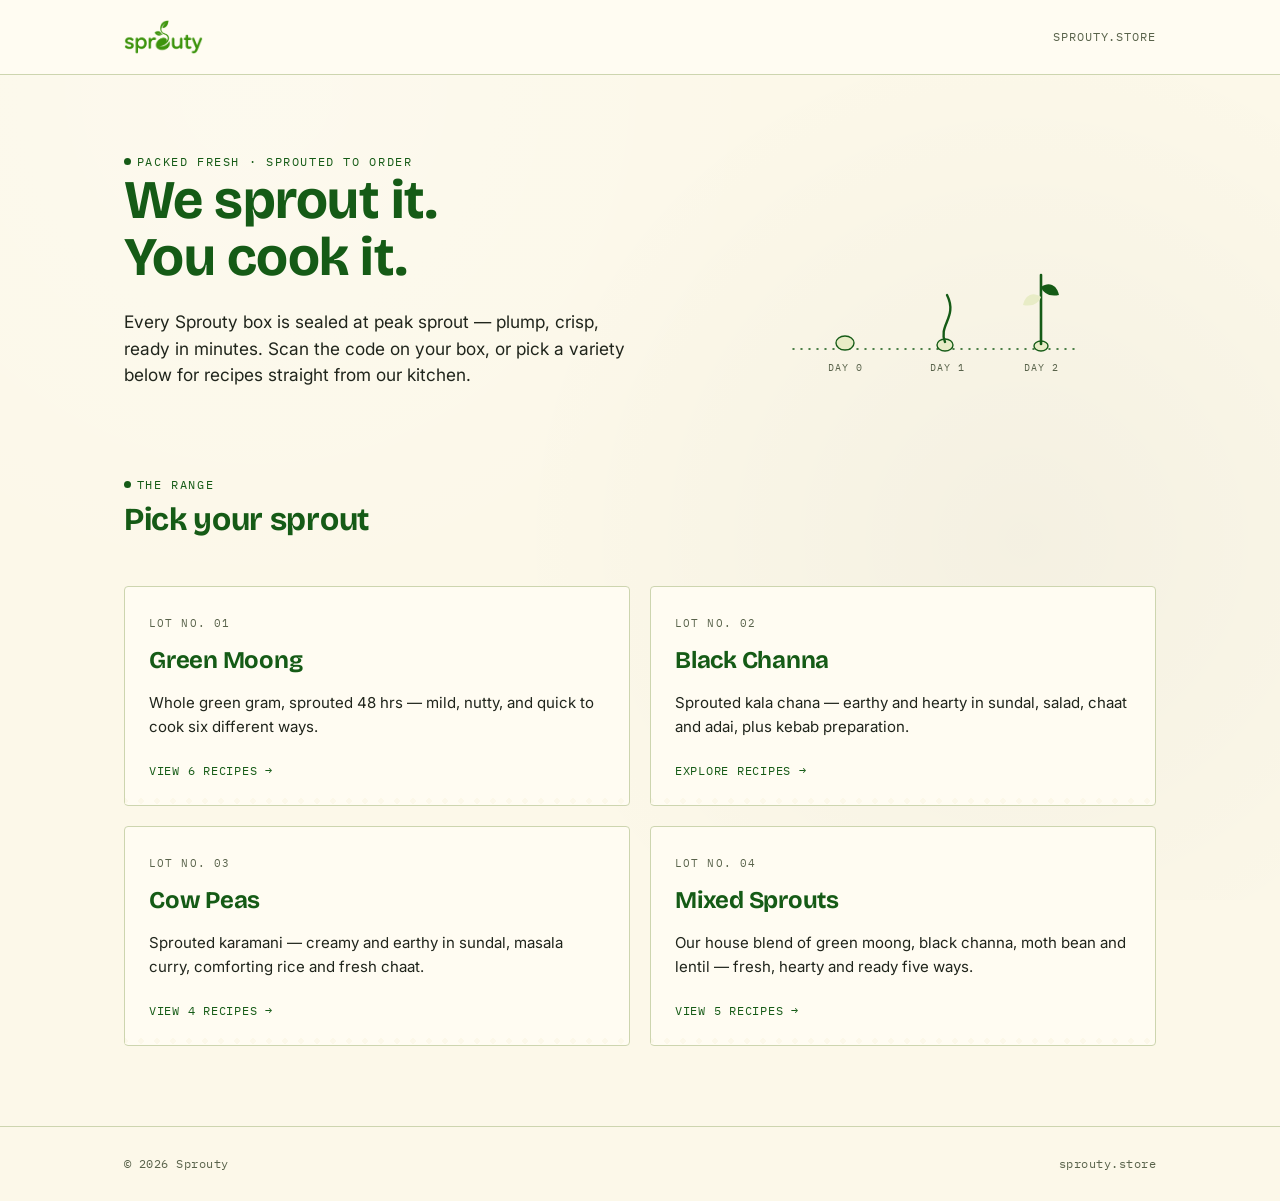
<file: index.html>
<!doctype html>
<html lang="en">
<head>
<meta charset="utf-8">
<meta name="viewport" content="width=device-width, initial-scale=1">
<title>Sprouty — Fresh Sprouts, Simple Recipes</title>
<meta name="description" content="Sprouty packs living, ready-to-cook sprouts. Pick a variety to find recipes straight from our kitchen.">
<link rel="icon" href="asset/img/favicon.ico" sizes="any">
<link rel="icon" type="image/png" sizes="16x16" href="asset/img/favicon-16x16.png">
<link rel="icon" type="image/png" sizes="32x32" href="asset/img/favicon-32x32.png">
<link rel="icon" type="image/png" sizes="192x192" href="asset/img/favicon-192x192.png">
<link rel="apple-touch-icon" sizes="180x180" href="asset/img/favicon-180x180.png">
<link rel="preconnect" href="https://fonts.googleapis.com">
<link rel="preconnect" href="https://fonts.gstatic.com" crossorigin>
<link href="https://fonts.googleapis.com/css2?family=Bricolage+Grotesque:opsz,wght@12..96,400..800&family=IBM+Plex+Mono:wght@400;600&family=Inter:wght@400;500;600&display=swap" rel="stylesheet">
<link rel="stylesheet" href="css/style.css">
</head>
<body>

<header class="site-header">
  <div class="wrap">
    <a class="brand" href="index.html">
      <img src="asset/img/sprouty_logo.png" alt="Sprouty" class="brand-logo">
    </a>
    <span class="header-tag">sprouty.store</span>
  </div>
</header>

<section class="hero">
  <div class="wrap">
    <div>
      <span class="kicker">Packed fresh · sprouted to order</span>
      <h1>We sprout it.<br>You cook it.</h1>
      <p class="lede">Every Sprouty box is sealed at peak sprout — plump, crisp, ready in minutes. Scan the code on your box, or pick a variety below for recipes straight from our kitchen.</p>
    </div>
    <div class="hero-art">
      <svg viewBox="0 0 320 220" role="img" aria-label="A seed growing into a sprout over three days">
        <line x1="18" y1="182" x2="302" y2="182" stroke="var(--moss)" stroke-width="1.5" stroke-dasharray="1 7" stroke-linecap="round"/>

        <ellipse cx="70" cy="176" rx="9" ry="7" fill="var(--sprout-light)" stroke="var(--moss)" stroke-width="1.4"/>
        <text x="70" y="204" text-anchor="middle" font-family="IBM Plex Mono, monospace" font-size="10" fill="var(--ink-soft)" letter-spacing="1">DAY 0</text>

        <ellipse cx="170" cy="178" rx="8" ry="6" fill="var(--sprout-light)" stroke="var(--moss)" stroke-width="1.4"/>
        <path d="M170,175 C163,158 183,150 172,128" fill="none" stroke="var(--sprout)" stroke-width="2.4" stroke-linecap="round" class="shoot"/>
        <text x="172" y="204" text-anchor="middle" font-family="IBM Plex Mono, monospace" font-size="10" fill="var(--ink-soft)" letter-spacing="1">DAY 1</text>

        <ellipse cx="266" cy="179" rx="7" ry="5" fill="var(--sprout-light)" stroke="var(--moss)" stroke-width="1.4"/>
        <path d="M266,177 C266,150 266,130 266,108" fill="none" stroke="var(--sprout)" stroke-width="2.6" stroke-linecap="round" class="shoot"/>
        <path d="M266,130 C258,124 250,128 248,138 258,140 264,136 266,130z" fill="var(--sprout-light)"/>
        <path d="M266,120 C274,114 282,118 284,128 274,130 268,126 266,120z" fill="var(--sprout)"/>
        <text x="266" y="204" text-anchor="middle" font-family="IBM Plex Mono, monospace" font-size="10" fill="var(--ink-soft)" letter-spacing="1">DAY 2</text>
      </svg>
    </div>
  </div>
</section>

<section class="products">
  <div class="wrap">
    <div class="section-head">
      <div>
        <span class="kicker">The range</span>
        <h2>Pick your sprout</h2>
      </div>
    </div>

    <div class="grid">
      <a class="card" href="moong/">
        <span class="card-eyebrow">Lot No. 01</span>
        <h3>Green Moong</h3>
        <p>Whole green gram, sprouted 48 hrs — mild, nutty, and quick to cook six different ways.</p>
        <span class="card-cta">View 6 recipes →</span>
      </a>

      <a class="card" href="black-channa/">
        <span class="card-eyebrow">Lot No. 02</span>
        <h3>Black Channa</h3>
        <p>Sprouted kala chana — earthy and hearty in sundal, salad, chaat and adai, plus kebab preparation.</p>
        <span class="card-cta">Explore recipes →</span>
      </a>

      <a class="card" href="cow-peas/">
        <span class="card-eyebrow">Lot No. 03</span>
        <h3>Cow Peas</h3>
        <p>Sprouted karamani — creamy and earthy in sundal, masala curry, comforting rice and fresh chaat.</p>
        <span class="card-cta">View 4 recipes →</span>
      </a>

      <a class="card" href="mixed-sprouts/">
        <span class="card-eyebrow">Lot No. 04</span>
        <h3>Mixed Sprouts</h3>
        <p>Our house blend of green moong, black channa, moth bean and lentil — fresh, hearty and ready five ways.</p>
        <span class="card-cta">View 5 recipes →</span>
      </a>
    </div>
  </div>
</section>

<footer class="site-footer">
  <div class="wrap">
    <span>© 2026 Sprouty</span>
    <span>sprouty.store</span>
  </div>
</footer>

</body>
</html>
</file>
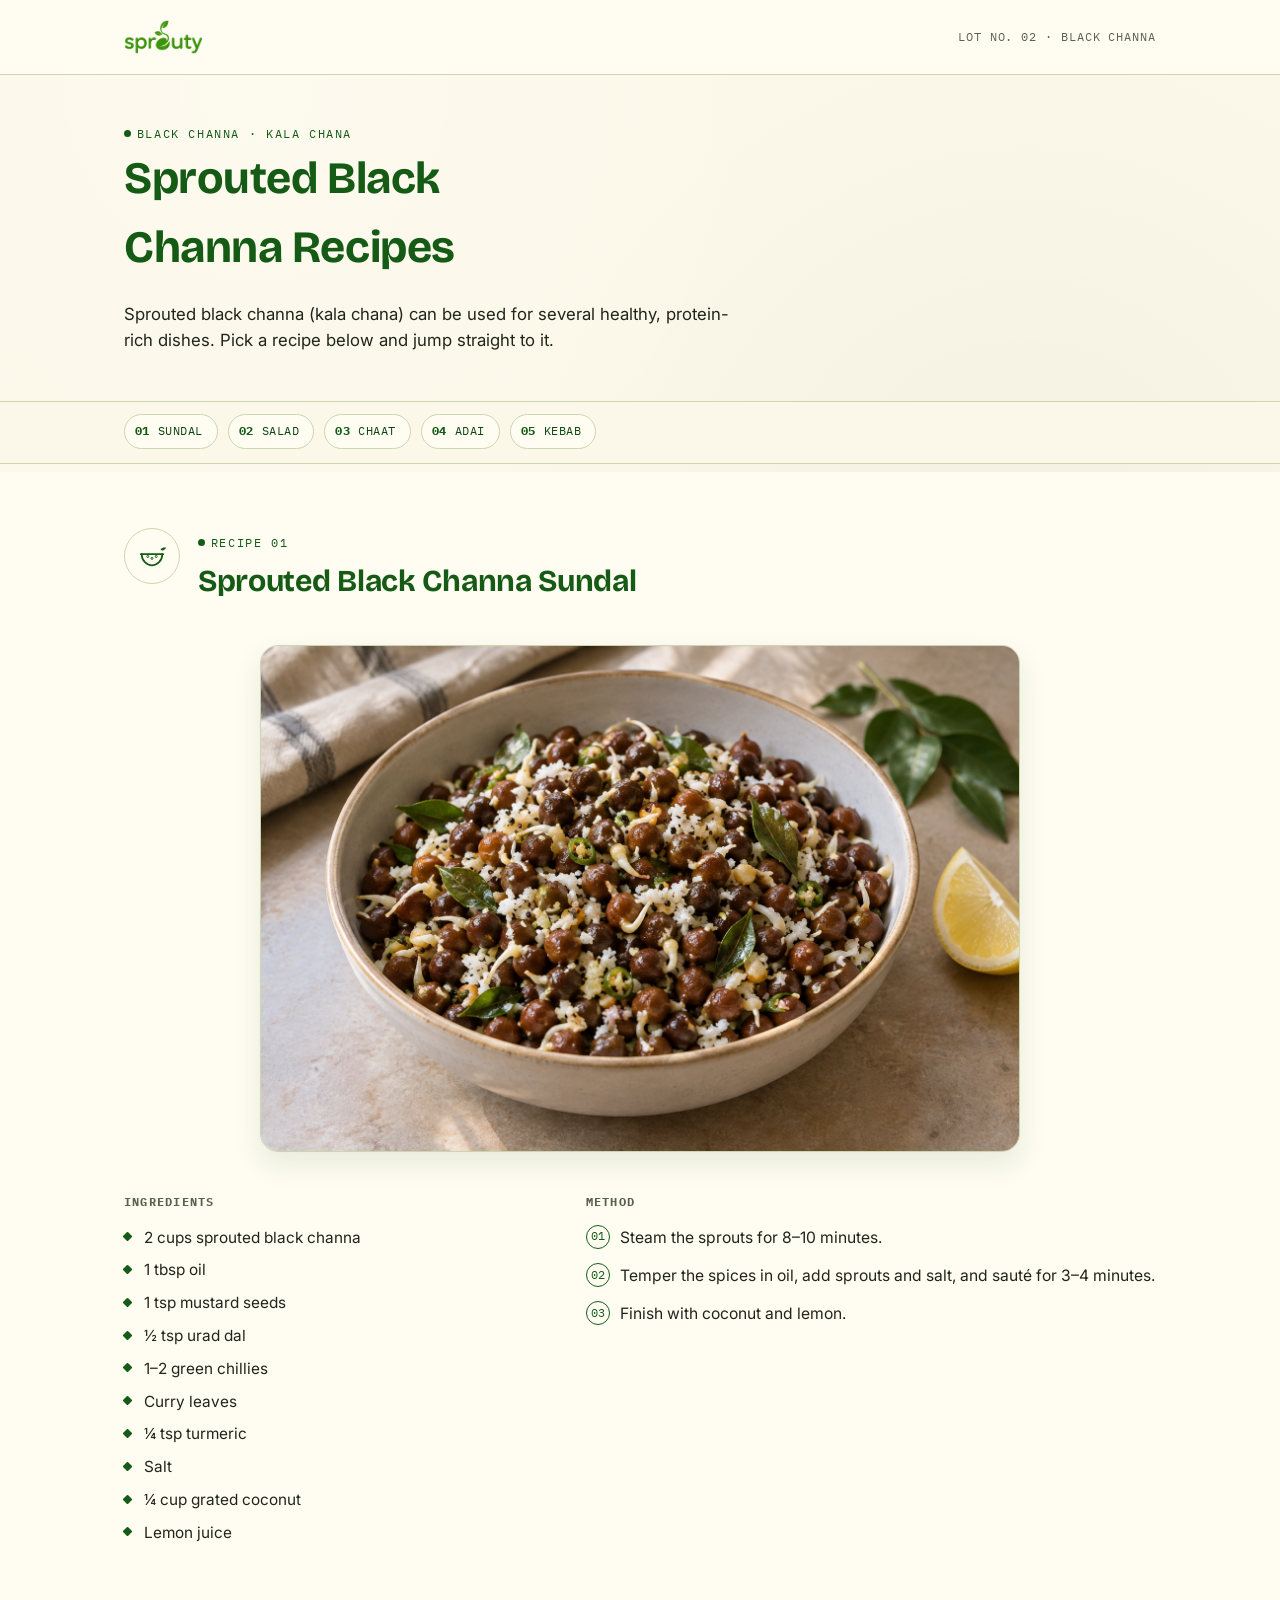
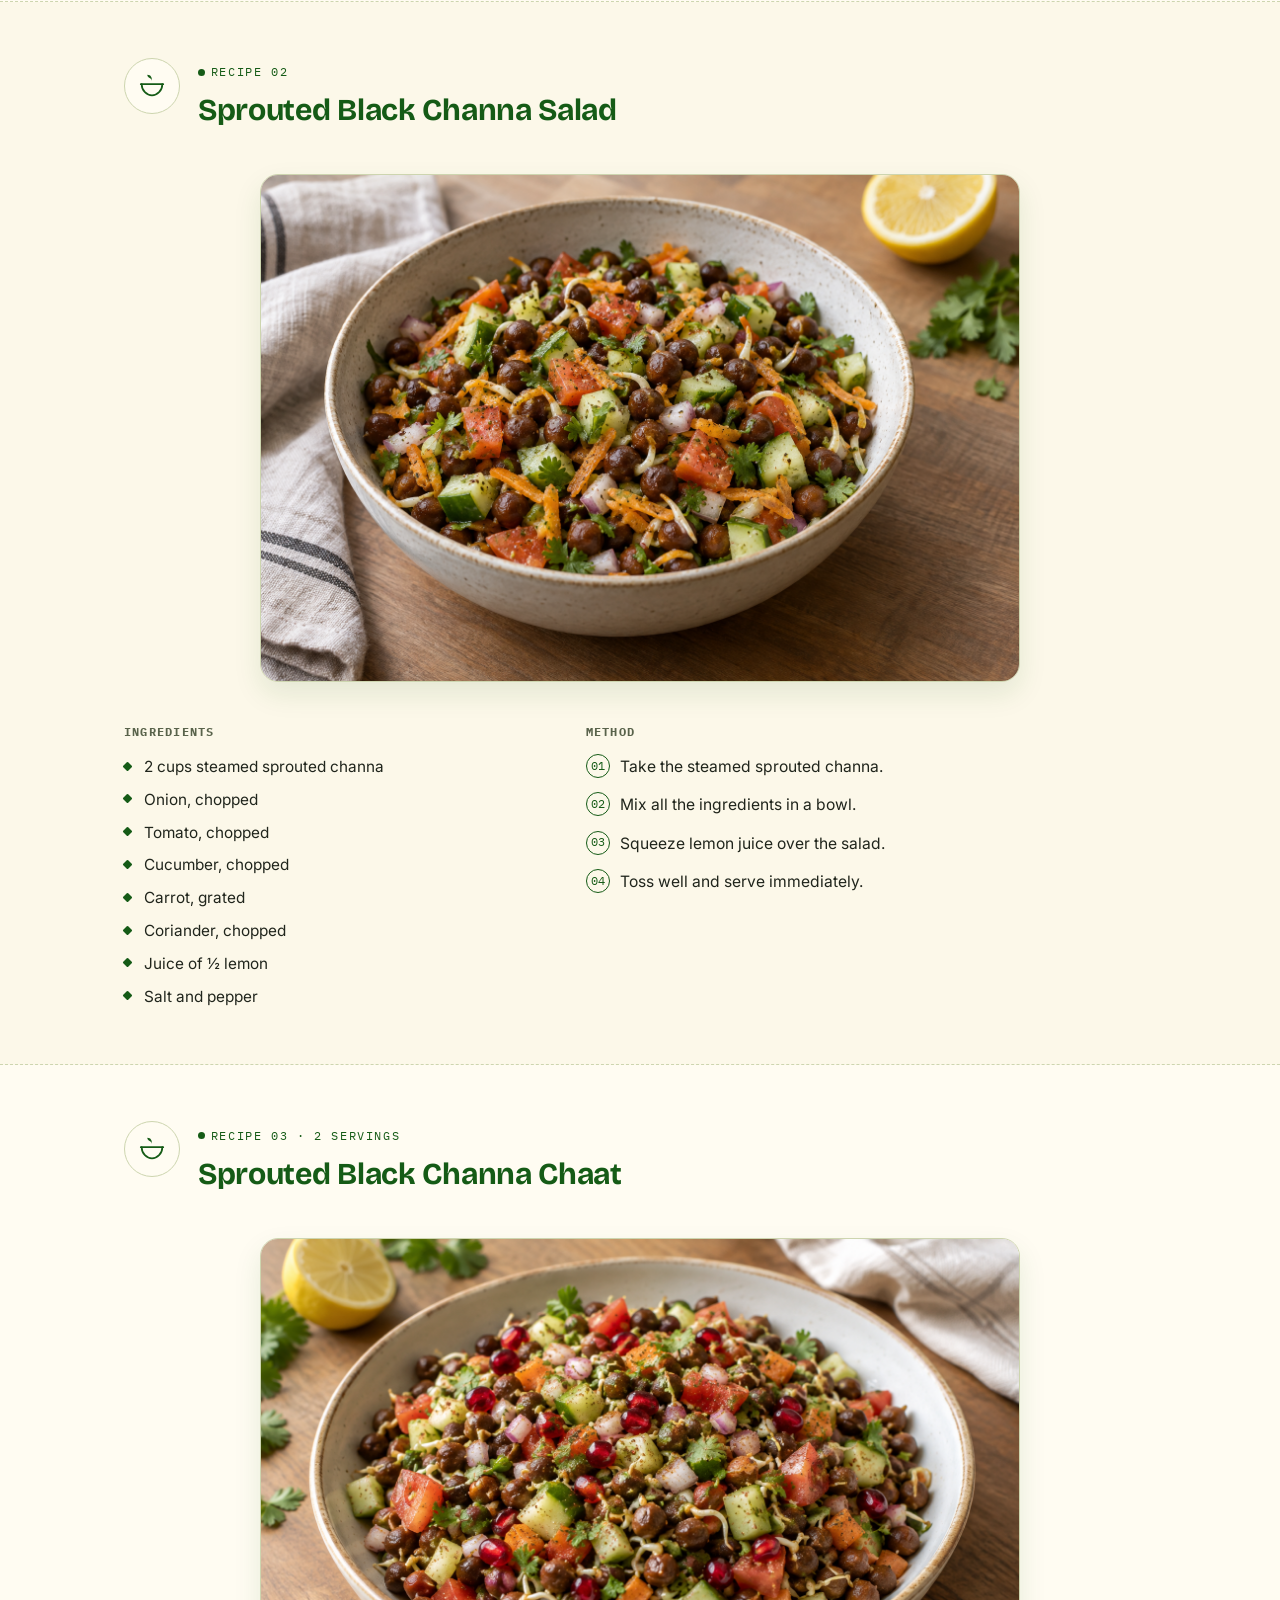
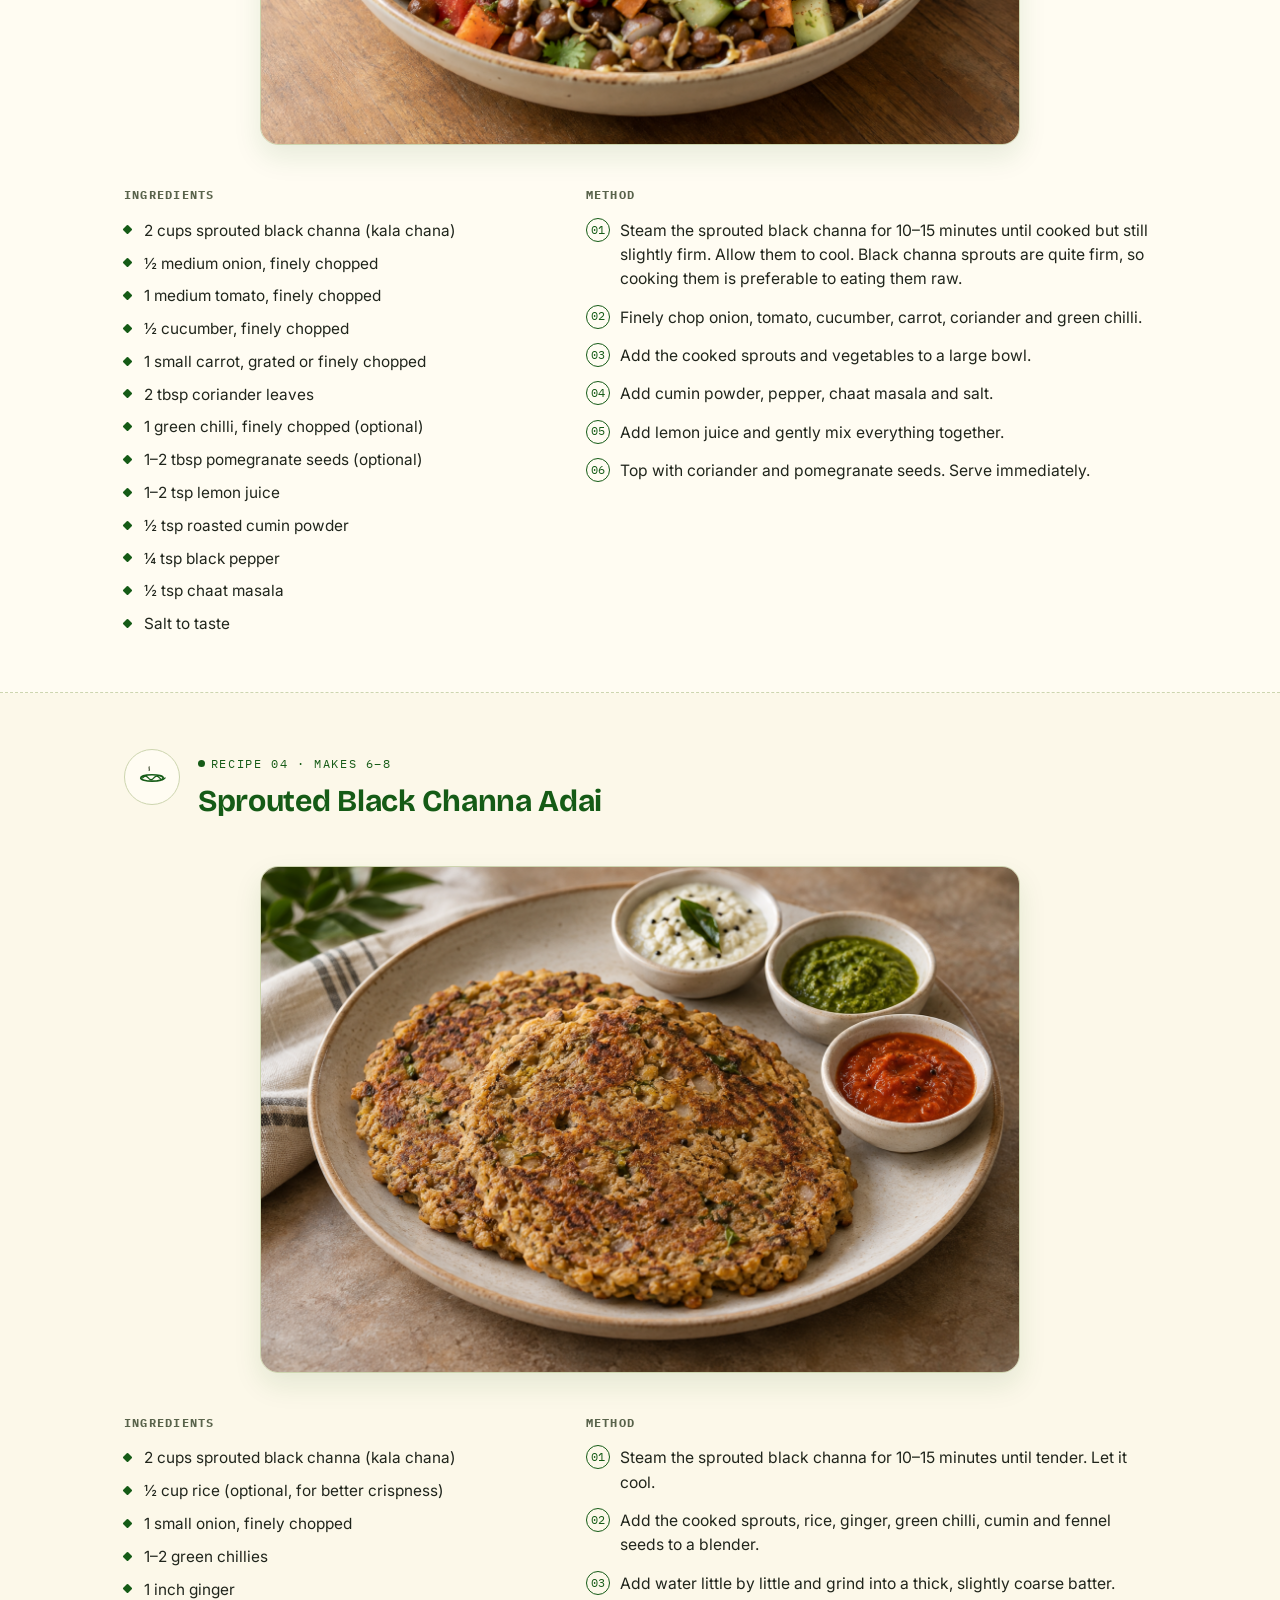
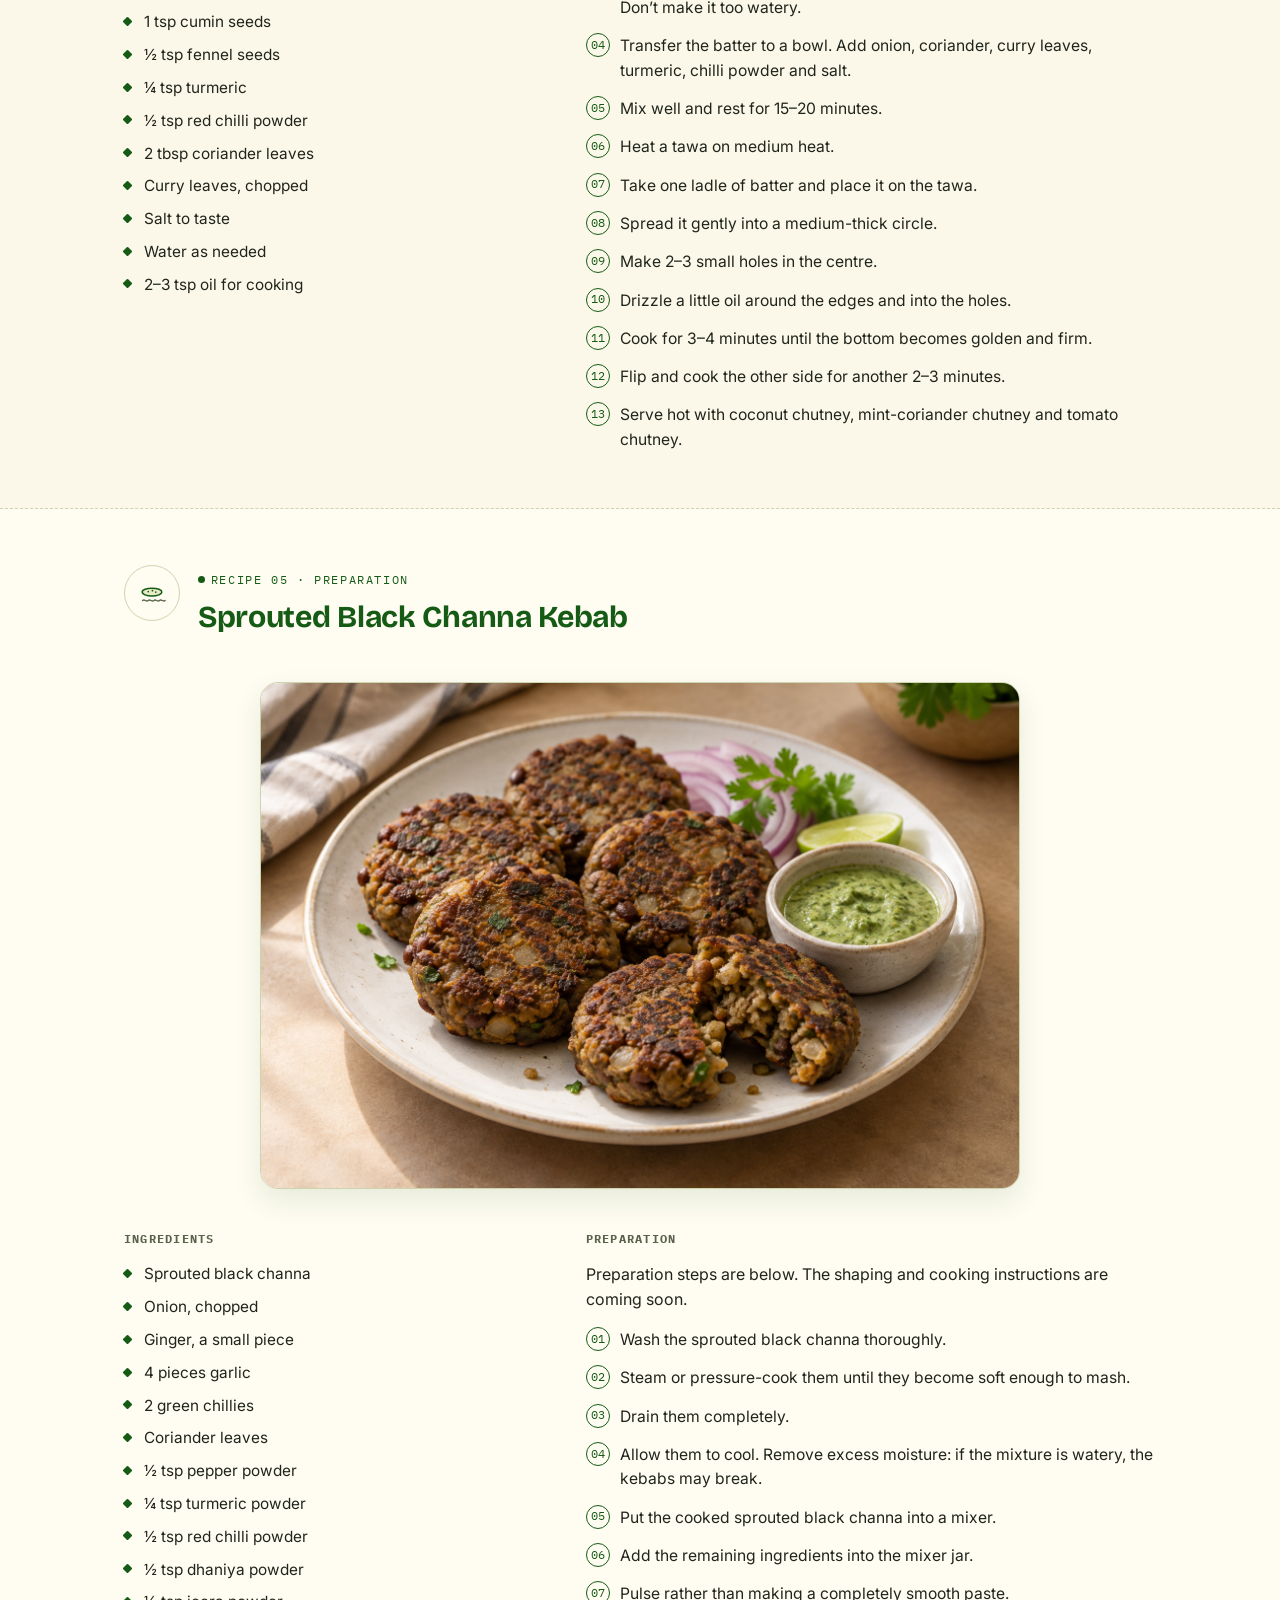
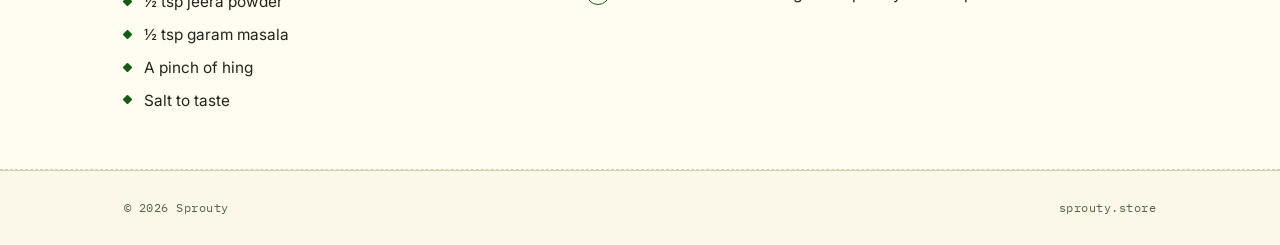
<file: black-channa/index.html>
<!doctype html>
<html lang="en">
<head>
<meta charset="utf-8">
<meta name="viewport" content="width=device-width, initial-scale=1">
<title>Sprouted Black Channa — 5 Recipes | Sprouty</title>
<meta name="description" content="Sprouted black channa (kala chana) recipes: sundal, salad, chaat, adai and kebab preparation.">
<link rel="icon" href="../asset/img/favicon.ico" sizes="any">
<link rel="icon" type="image/png" sizes="16x16" href="../asset/img/favicon-16x16.png">
<link rel="icon" type="image/png" sizes="32x32" href="../asset/img/favicon-32x32.png">
<link rel="icon" type="image/png" sizes="192x192" href="../asset/img/favicon-192x192.png">
<link rel="apple-touch-icon" sizes="180x180" href="../asset/img/favicon-180x180.png">
<link rel="preconnect" href="https://fonts.googleapis.com">
<link rel="preconnect" href="https://fonts.gstatic.com" crossorigin>
<link href="https://fonts.googleapis.com/css2?family=Bricolage+Grotesque:opsz,wght@12..96,400..800&family=IBM+Plex+Mono:wght@400;600&family=Inter:wght@400;500;600&display=swap" rel="stylesheet">
<link rel="stylesheet" href="../css/style.css">
</head>
<body>

<!-- shared icon set, referenced via <use> so every recipe badge shares one visual language -->
<svg width="0" height="0" style="position:absolute" aria-hidden="true">
<defs>
  <symbol id="icon-salad" viewBox="0 0 32 32">
    <path d="M16 11c0-4-5-3-5-7 4 0 5 3 5 7z" fill="var(--sprout)"/>
    <path d="M5 14c0 7 5.5 12 11 12s11-5 11-12" fill="none" stroke="var(--moss)" stroke-width="1.8" stroke-linecap="round"/>
    <line x1="4" y1="14" x2="28" y2="14" stroke="var(--moss)" stroke-width="1.8" stroke-linecap="round"/>
  </symbol>
  <symbol id="icon-stirfry" viewBox="0 0 32 32">
    <circle cx="10" cy="9" r="1.3" fill="var(--sprout)"/>
    <circle cx="16" cy="6.5" r="1.3" fill="var(--sprout)"/>
    <circle cx="22" cy="9" r="1.3" fill="var(--sprout)"/>
    <path d="M4 14c0 6.5 5.5 11 12 11s12-4.5 12-11" fill="none" stroke="var(--moss)" stroke-width="1.8" stroke-linecap="round"/>
    <line x1="3" y1="14" x2="29" y2="14" stroke="var(--moss)" stroke-width="1.8" stroke-linecap="round"/>
    <line x1="27" y1="12.5" x2="31.5" y2="9" stroke="var(--moss)" stroke-width="1.8" stroke-linecap="round"/>
  </symbol>
  <symbol id="icon-curry" viewBox="0 0 32 32">
    <circle cx="16" cy="9.5" r="1.5" fill="var(--moss)"/>
    <path d="M12 8.5c.6-1.8-.6-2.6 0-4.2M20 8.5c.6-1.8-.6-2.6 0-4.2" fill="none" stroke="var(--sprout)" stroke-width="1.6" stroke-linecap="round"/>
    <rect x="6" y="13" width="20" height="13" rx="2.5" fill="none" stroke="var(--moss)" stroke-width="1.8"/>
    <line x1="6" y1="13" x2="26" y2="13" stroke="var(--moss)" stroke-width="1.8" stroke-linecap="round"/>
  </symbol>
  <symbol id="icon-tikki" viewBox="0 0 32 32">
    <ellipse cx="16" cy="15" rx="10.5" ry="4.2" fill="var(--sprout-light)" stroke="var(--moss)" stroke-width="1.6"/>
    <circle cx="12" cy="14.5" r="0.9" fill="var(--moss)"/>
    <circle cx="16.5" cy="13.5" r="0.9" fill="var(--moss)"/>
    <circle cx="20" cy="15" r="0.9" fill="var(--moss)"/>
    <path d="M6 24c2-2.3 4 2.3 6 0s4 2.3 6 0 4 2.3 6 0 4 2.3 6 0" fill="none" stroke="var(--ink-soft)" stroke-width="1.4" stroke-linecap="round"/>
  </symbol>
  <symbol id="icon-sundal" viewBox="0 0 32 32">
    <circle cx="11.5" cy="16.5" r="1.1" fill="var(--paper-light)" stroke="var(--moss)" stroke-width="1"/>
    <circle cx="16" cy="18.5" r="1.1" fill="var(--paper-light)" stroke="var(--moss)" stroke-width="1"/>
    <circle cx="20.5" cy="16.5" r="1.1" fill="var(--paper-light)" stroke="var(--moss)" stroke-width="1"/>
    <path d="M5 14c0 7 5.5 12 11 12s11-5 11-12" fill="none" stroke="var(--moss)" stroke-width="1.8" stroke-linecap="round"/>
    <line x1="4" y1="14" x2="28" y2="14" stroke="var(--moss)" stroke-width="1.8" stroke-linecap="round"/>
    <path d="M25 9c2-3 6-2 6-2-1 3-4 4-6 2z" fill="var(--sprout)"/>
  </symbol>
  <symbol id="icon-pesarattu" viewBox="0 0 32 32">
    <ellipse cx="16" cy="17" rx="12" ry="3.4" fill="none" stroke="var(--moss)" stroke-width="1.8"/>
    <path d="M6 17c2-2.6 4-2.6 6 0s4 2.6 6 0 4-2.6 6 0 4 2.6 6 0" fill="none" stroke="var(--sprout)" stroke-width="1.4" stroke-linecap="round"/>
    <path d="M13 9c.8-1.6-.6-2.2 0-3.8" fill="none" stroke="var(--ink-soft)" stroke-width="1.4" stroke-linecap="round"/>
  </symbol>
</defs>
</svg>

<header class="site-header">
  <div class="wrap">
    <a class="brand" href="../index.html">
      <img src="../asset/img/sprouty_logo.png" alt="Sprouty" class="brand-logo">
    </a>
    <span class="header-tag">Lot No. 02 · Black Channa</span>
  </div>
</header>

<section class="page-intro">
  <div class="wrap">
    <span class="kicker">Black channa · kala chana</span>
    <h1>Sprouted Black Channa Recipes</h1>
    <p class="lede">Sprouted black channa (kala chana) can be used for several healthy, protein-rich dishes. Pick a recipe below and jump straight to it.</p>
  </div>
</section>

<nav class="jumpnav" aria-label="Jump to recipe">
  <div class="wrap">
    <a href="#sundal"><span class="num">01</span> Sundal</a>
    <a href="#salad"><span class="num">02</span> Salad</a>
    <a href="#chaat"><span class="num">03</span> Chaat</a>
    <a href="#adai"><span class="num">04</span> Adai</a>
    <a href="#kebab"><span class="num">05</span> Kebab</a>
  </div>
</nav>

<main>

<section id="sundal" class="recipe">
  <div class="wrap">
    <div class="recipe-head">
      <div class="recipe-icon"><svg aria-hidden="true"><use href="#icon-sundal"/></svg></div>
      <div>
        <span class="kicker">Recipe 01</span>
        <h2>Sprouted Black Channa Sundal</h2>
      </div>
    </div>
    <div class="recipe-image">
      <img src="../asset/img/recipes/black-channa-sundal.png" alt="Sprouted black channa sundal with grated coconut, mustard seeds and curry leaves" width="1536" height="1024" loading="lazy" decoding="async">
    </div>
    <div class="recipe-body">
      <div class="ingredients">
        <h3>Ingredients</h3>
        <ul>
          <li>2 cups sprouted black channa</li>
          <li>1 tbsp oil</li>
          <li>1 tsp mustard seeds</li>
          <li>½ tsp urad dal</li>
          <li>1–2 green chillies</li>
          <li>Curry leaves</li>
          <li>¼ tsp turmeric</li>
          <li>Salt</li>
          <li>¼ cup grated coconut</li>
          <li>Lemon juice</li>
        </ul>
      </div>
      <div class="method">
        <h3>Method</h3>
        <ol>
          <li>Steam the sprouts for 8–10 minutes.</li>
          <li>Temper the spices in oil, add sprouts and salt, and sauté for 3–4 minutes.</li>
          <li>Finish with coconut and lemon.</li>
        </ol>
      </div>
    </div>
  </div>
</section>

<section id="salad" class="recipe">
  <div class="wrap">
    <div class="recipe-head">
      <div class="recipe-icon"><svg aria-hidden="true"><use href="#icon-salad"/></svg></div>
      <div>
        <span class="kicker">Recipe 02</span>
        <h2>Sprouted Black Channa Salad</h2>
      </div>
    </div>
    <div class="recipe-image">
      <img src="../asset/img/recipes/black-channa-salad.png" alt="Steamed black channa sprouts salad with cucumber, tomato, onion, carrot and coriander" width="1536" height="1024" loading="lazy" decoding="async">
    </div>
    <div class="recipe-body">
      <div class="ingredients">
        <h3>Ingredients</h3>
        <ul>
          <li>2 cups steamed sprouted channa</li>
          <li>Onion, chopped</li>
          <li>Tomato, chopped</li>
          <li>Cucumber, chopped</li>
          <li>Carrot, grated</li>
          <li>Coriander, chopped</li>
          <li>Juice of ½ lemon</li>
          <li>Salt and pepper</li>
        </ul>
      </div>
      <div class="method">
        <h3>Method</h3>
        <ol>
          <li>Take the steamed sprouted channa.</li>
          <li>Mix all the ingredients in a bowl.</li>
          <li>Squeeze lemon juice over the salad.</li>
          <li>Toss well and serve immediately.</li>
        </ol>
      </div>
    </div>
  </div>
</section>

<section id="chaat" class="recipe">
  <div class="wrap">
    <div class="recipe-head">
      <div class="recipe-icon"><svg aria-hidden="true"><use href="#icon-salad"/></svg></div>
      <div>
        <span class="kicker">Recipe 03 · 2 servings</span>
        <h2>Sprouted Black Channa Chaat</h2>
      </div>
    </div>
    <div class="recipe-image">
      <img src="../asset/img/recipes/black-channa-chaat.png" alt="Sprouted black channa chaat with chopped vegetables, spices and pomegranate" width="1536" height="1024" loading="lazy" decoding="async">
    </div>
    <div class="recipe-body">
      <div class="ingredients">
        <h3>Ingredients</h3>
        <ul>
          <li>2 cups sprouted black channa (kala chana)</li>
          <li>½ medium onion, finely chopped</li>
          <li>1 medium tomato, finely chopped</li>
          <li>½ cucumber, finely chopped</li>
          <li>1 small carrot, grated or finely chopped</li>
          <li>2 tbsp coriander leaves</li>
          <li>1 green chilli, finely chopped (optional)</li>
          <li>1–2 tbsp pomegranate seeds (optional)</li>
          <li>1–2 tsp lemon juice</li>
          <li>½ tsp roasted cumin powder</li>
          <li>¼ tsp black pepper</li>
          <li>½ tsp chaat masala</li>
          <li>Salt to taste</li>
        </ul>
      </div>
      <div class="method">
        <h3>Method</h3>
        <ol>
          <li>Steam the sprouted black channa for 10–15 minutes until cooked but still slightly firm. Allow them to cool. Black channa sprouts are quite firm, so cooking them is preferable to eating them raw.</li>
          <li>Finely chop onion, tomato, cucumber, carrot, coriander and green chilli.</li>
          <li>Add the cooked sprouts and vegetables to a large bowl.</li>
          <li>Add cumin powder, pepper, chaat masala and salt.</li>
          <li>Add lemon juice and gently mix everything together.</li>
          <li>Top with coriander and pomegranate seeds. Serve immediately.</li>
        </ol>
      </div>
    </div>
  </div>
</section>

<section id="adai" class="recipe">
  <div class="wrap">
    <div class="recipe-head">
      <div class="recipe-icon"><svg aria-hidden="true"><use href="#icon-pesarattu"/></svg></div>
      <div>
        <span class="kicker">Recipe 04 · makes 6–8</span>
        <h2>Sprouted Black Channa Adai</h2>
      </div>
    </div>
    <div class="recipe-image">
      <img src="../asset/img/recipes/black-channa-adai.png" alt="Golden sprouted black channa adai with coconut, mint-coriander and tomato chutneys" width="1536" height="1024" loading="lazy" decoding="async">
    </div>
    <div class="recipe-body">
      <div class="ingredients">
        <h3>Ingredients</h3>
        <ul>
          <li>2 cups sprouted black channa (kala chana)</li>
          <li>½ cup rice (optional, for better crispness)</li>
          <li>1 small onion, finely chopped</li>
          <li>1–2 green chillies</li>
          <li>1 inch ginger</li>
          <li>1 tsp cumin seeds</li>
          <li>½ tsp fennel seeds</li>
          <li>¼ tsp turmeric</li>
          <li>½ tsp red chilli powder</li>
          <li>2 tbsp coriander leaves</li>
          <li>Curry leaves, chopped</li>
          <li>Salt to taste</li>
          <li>Water as needed</li>
          <li>2–3 tsp oil for cooking</li>
        </ul>
      </div>
      <div class="method">
        <h3>Method</h3>
        <ol>
          <li>Steam the sprouted black channa for 10–15 minutes until tender. Let it cool.</li>
          <li>Add the cooked sprouts, rice, ginger, green chilli, cumin and fennel seeds to a blender.</li>
          <li>Add water little by little and grind into a thick, slightly coarse batter. Don’t make it too watery.</li>
          <li>Transfer the batter to a bowl. Add onion, coriander, curry leaves, turmeric, chilli powder and salt.</li>
          <li>Mix well and rest for 15–20 minutes.</li>
          <li>Heat a tawa on medium heat.</li>
          <li>Take one ladle of batter and place it on the tawa.</li>
          <li>Spread it gently into a medium-thick circle.</li>
          <li>Make 2–3 small holes in the centre.</li>
          <li>Drizzle a little oil around the edges and into the holes.</li>
          <li>Cook for 3–4 minutes until the bottom becomes golden and firm.</li>
          <li>Flip and cook the other side for another 2–3 minutes.</li>
          <li>Serve hot with coconut chutney, mint-coriander chutney and tomato chutney.</li>
        </ol>
      </div>
    </div>
  </div>
</section>

<section id="kebab" class="recipe">
  <div class="wrap">
    <div class="recipe-head">
      <div class="recipe-icon"><svg aria-hidden="true"><use href="#icon-tikki"/></svg></div>
      <div>
        <span class="kicker">Recipe 05 · preparation</span>
        <h2>Sprouted Black Channa Kebab</h2>
      </div>
    </div>
    <div class="recipe-image">
      <img src="../asset/img/recipes/black-channa-kebab.png" alt="Rustic black channa kebabs with a coarse chickpea and herb filling" width="1536" height="1024" loading="lazy" decoding="async">
    </div>
    <div class="recipe-body">
      <div class="ingredients">
        <h3>Ingredients</h3>
        <ul>
          <li>Sprouted black channa</li>
          <li>Onion, chopped</li>
          <li>Ginger, a small piece</li>
          <li>4 pieces garlic</li>
          <li>2 green chillies</li>
          <li>Coriander leaves</li>
          <li>½ tsp pepper powder</li>
          <li>¼ tsp turmeric powder</li>
          <li>½ tsp red chilli powder</li>
          <li>½ tsp dhaniya powder</li>
          <li>½ tsp jeera powder</li>
          <li>½ tsp garam masala</li>
          <li>A pinch of hing</li>
          <li>Salt to taste</li>
        </ul>
      </div>
      <div class="method">
        <h3>Preparation</h3>
        <p>Preparation steps are below. The shaping and cooking instructions are coming soon.</p>
        <ol>
          <li>Wash the sprouted black channa thoroughly.</li>
          <li>Steam or pressure-cook them until they become soft enough to mash.</li>
          <li>Drain them completely.</li>
          <li>Allow them to cool. Remove excess moisture: if the mixture is watery, the kebabs may break.</li>
          <li>Put the cooked sprouted black channa into a mixer.</li>
          <li>Add the remaining ingredients into the mixer jar.</li>
          <li>Pulse rather than making a completely smooth paste.</li>
        </ol>
      </div>
    </div>
  </div>
</section>

</main>

<footer class="site-footer">
  <div class="wrap">
    <span>© 2026 Sprouty</span>
    <span>sprouty.store</span>
  </div>
</footer>

</body>
</html>
</file>
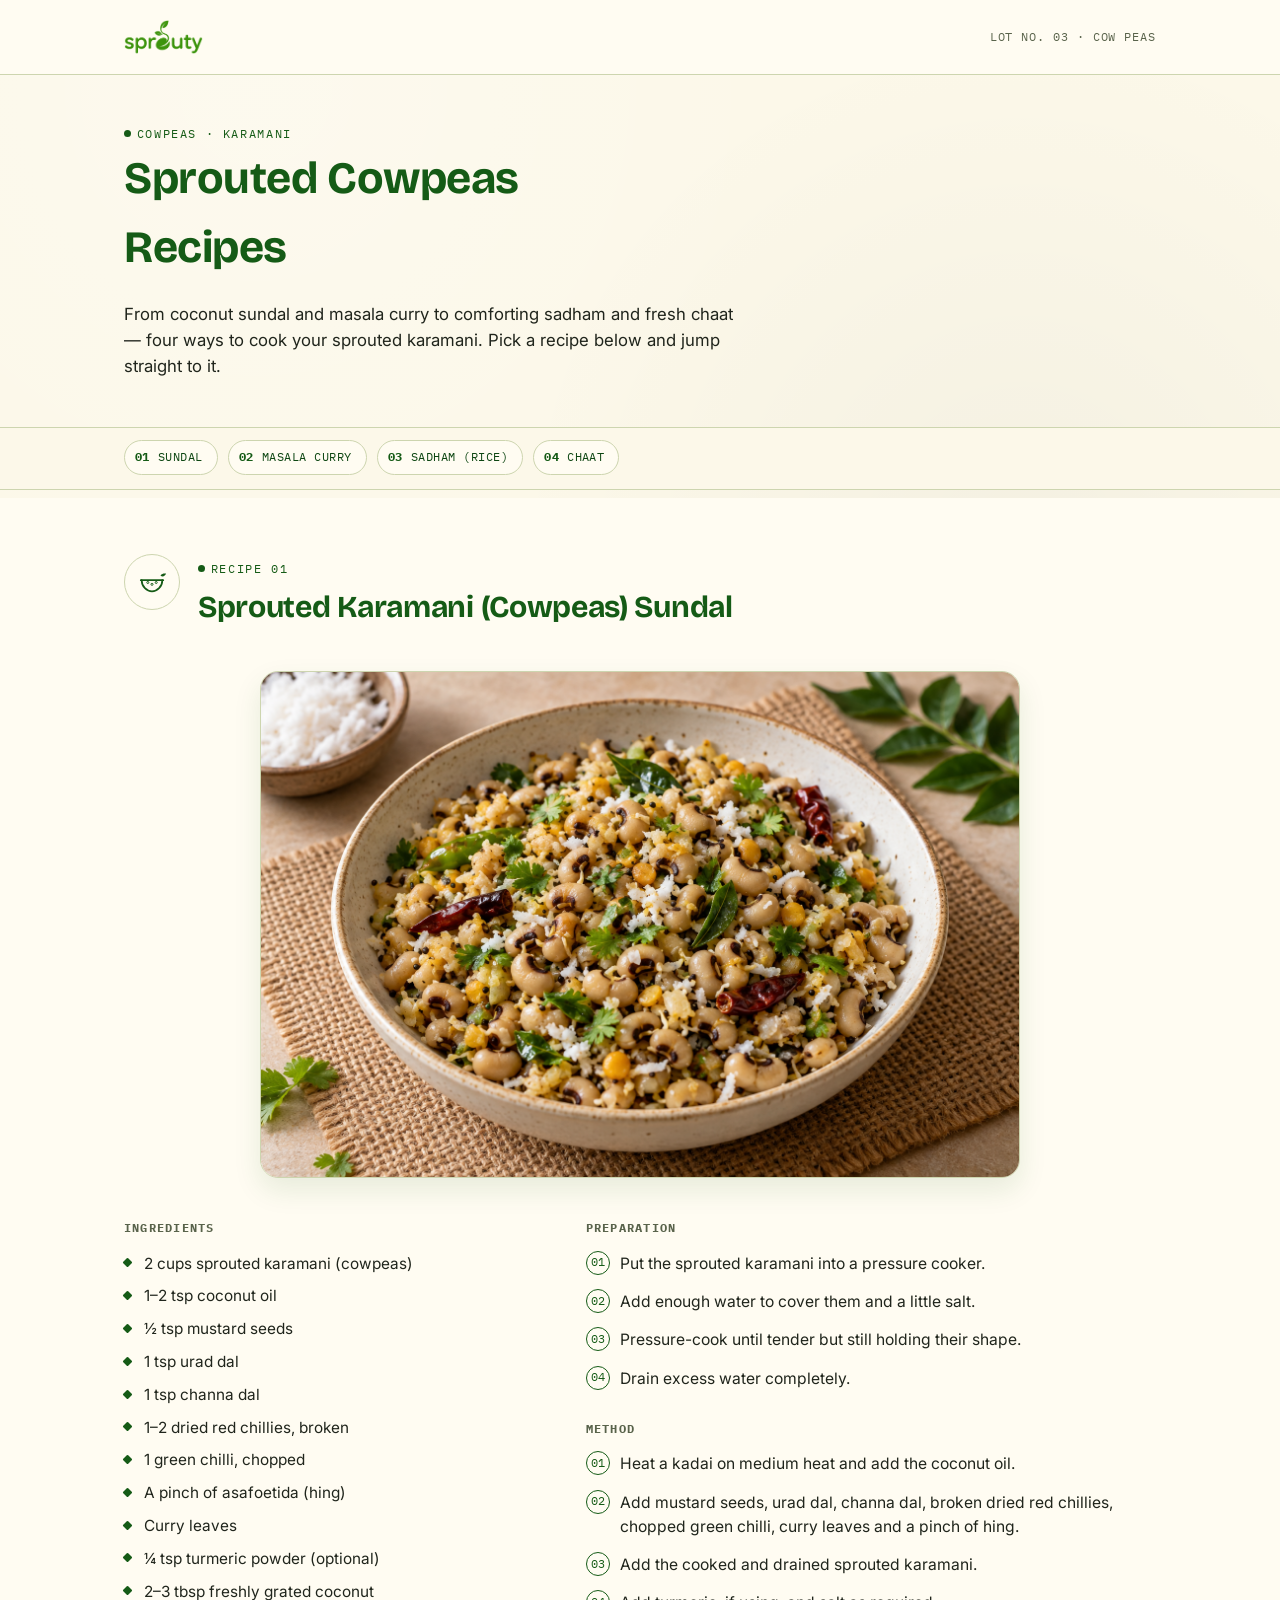
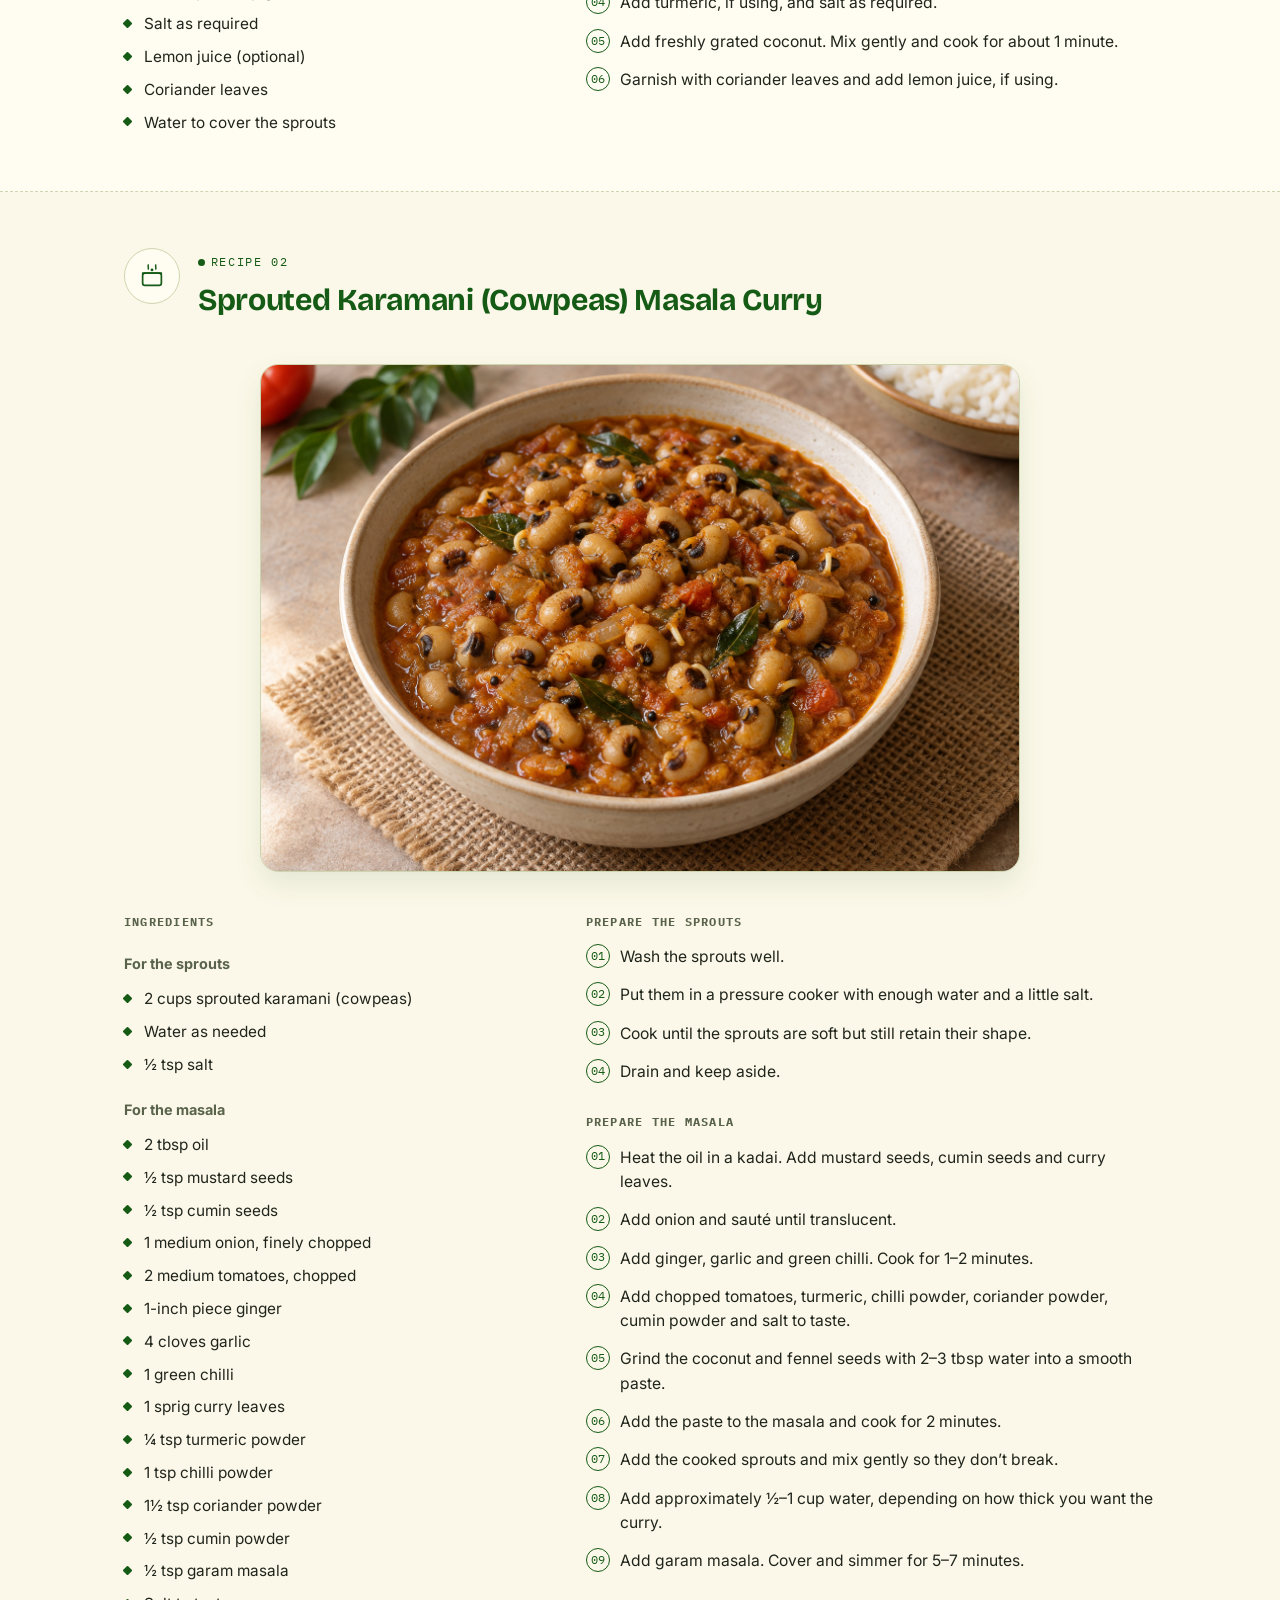
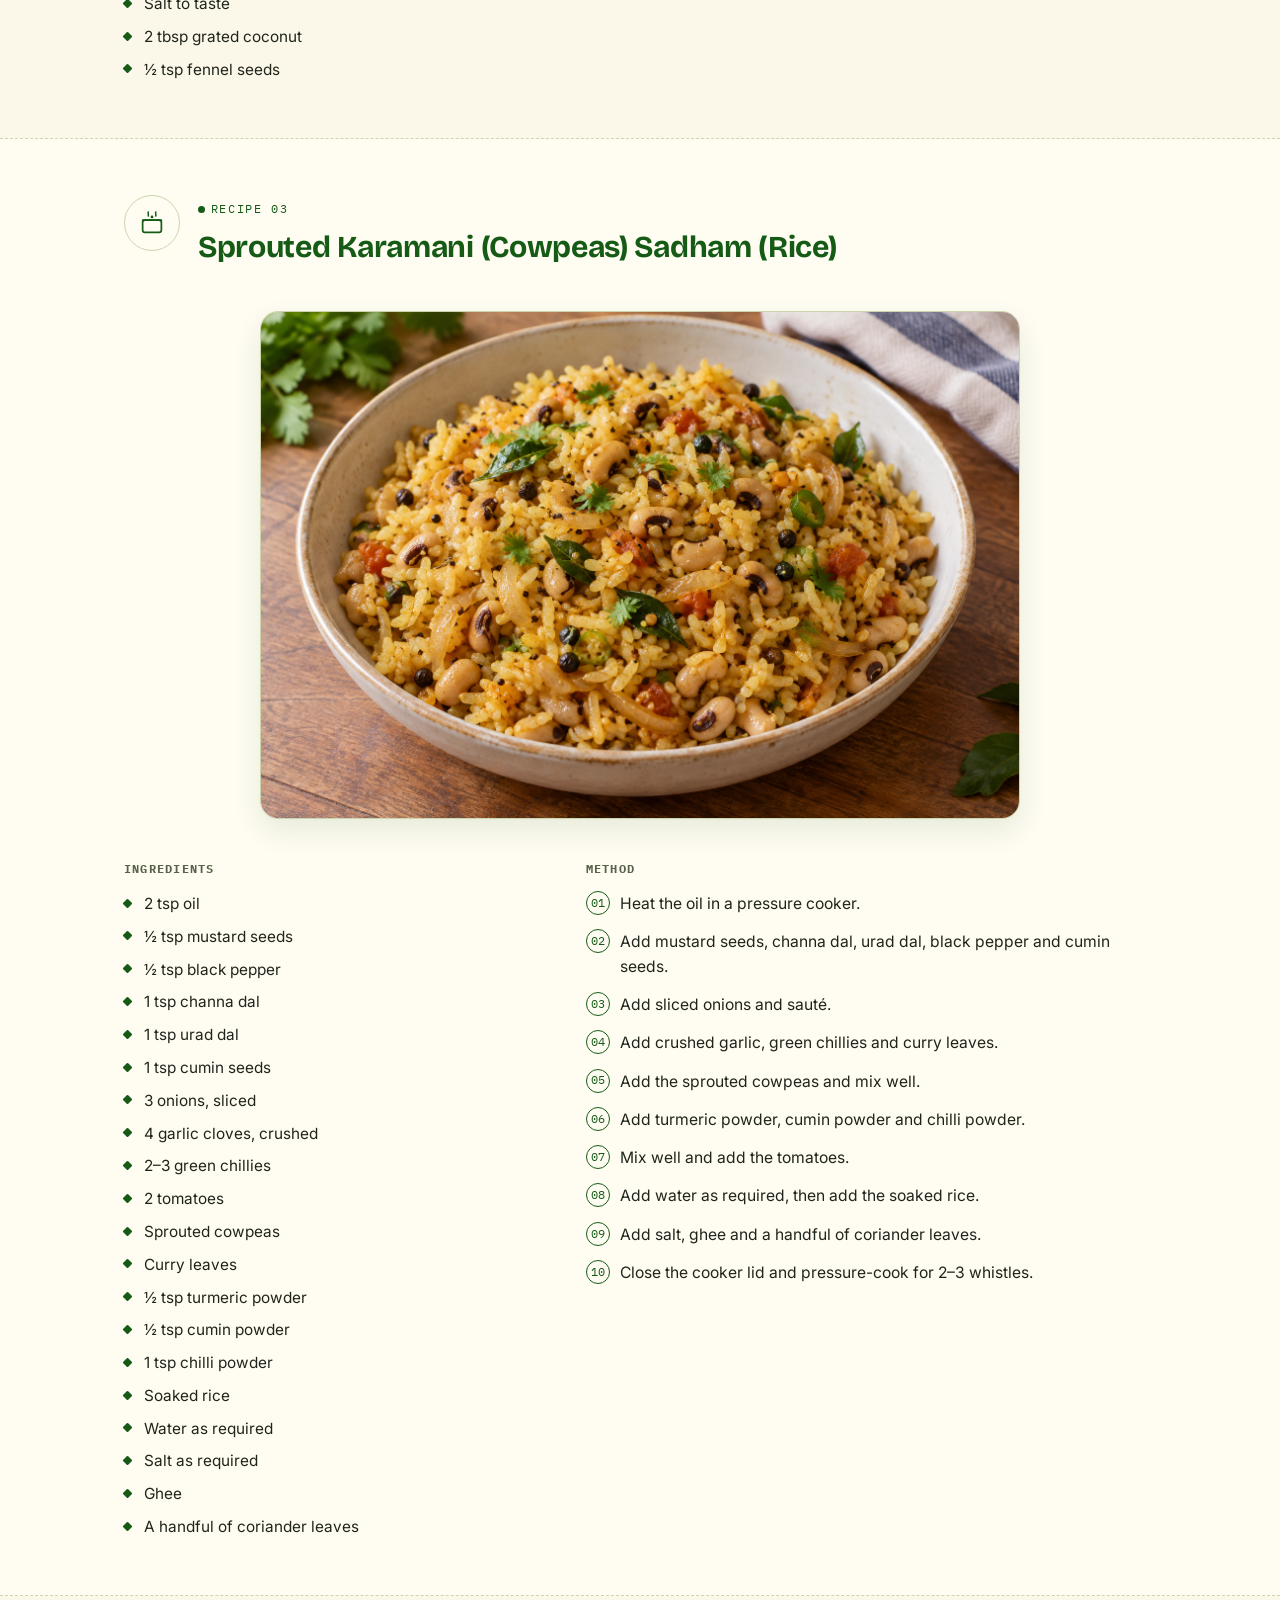
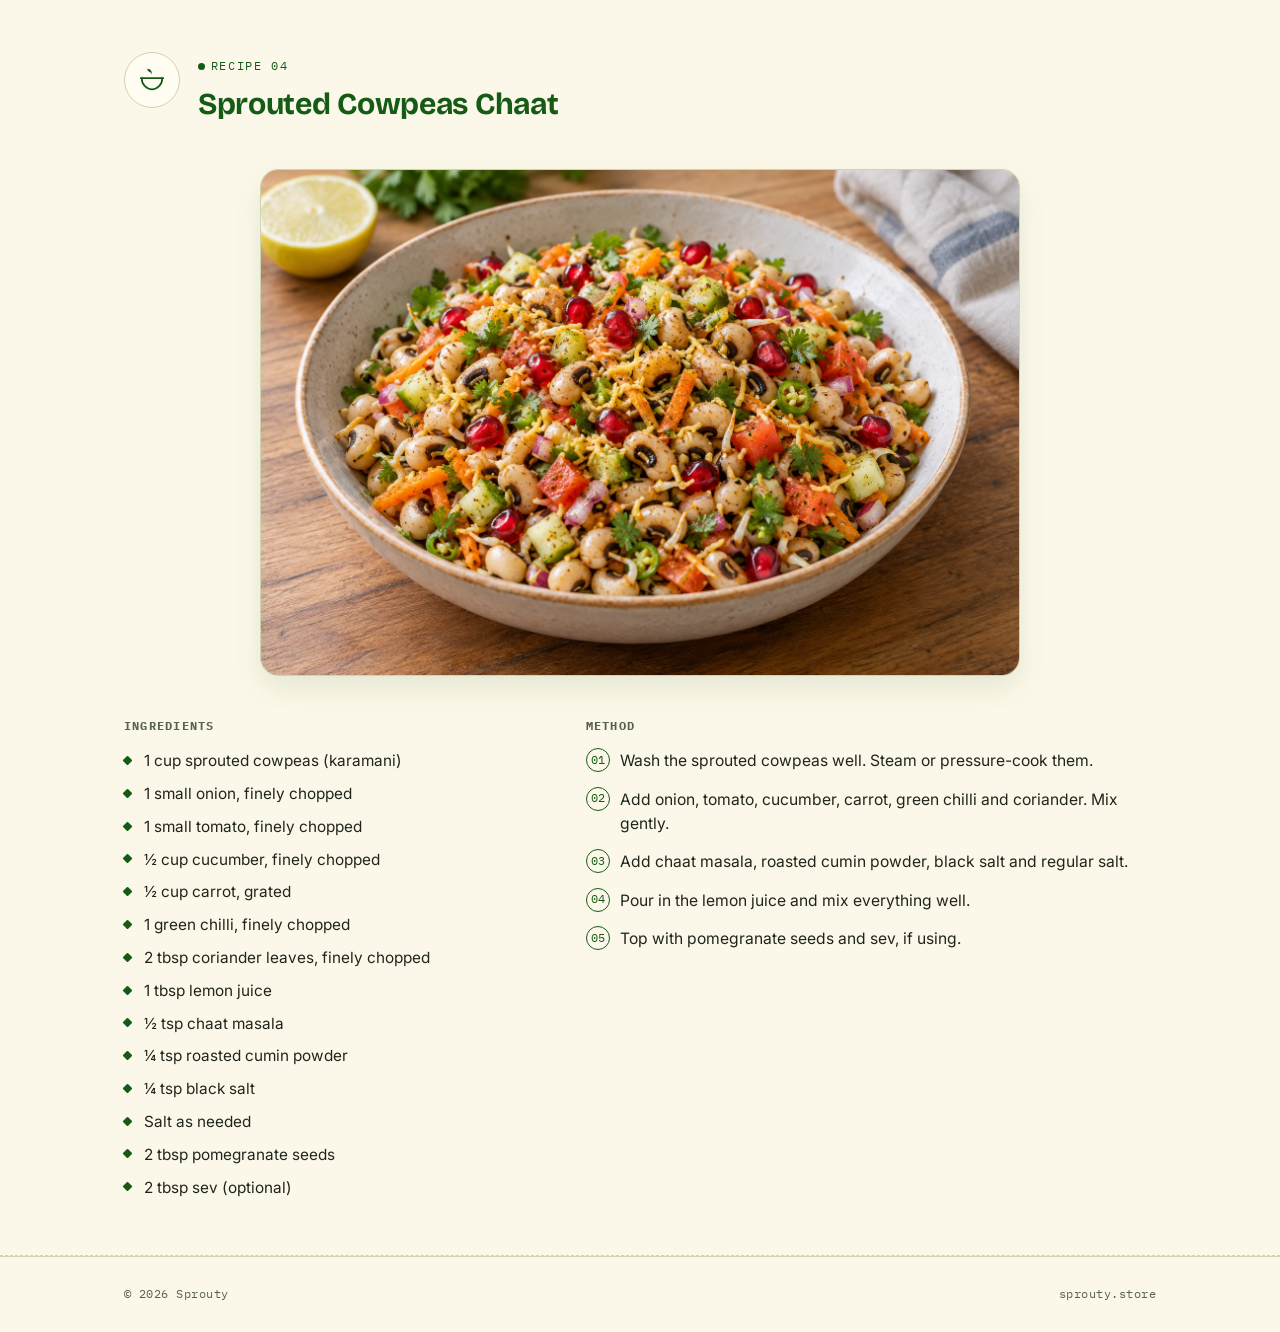
<file: cow-peas/index.html>
<!doctype html>
<html lang="en">
<head>
<meta charset="utf-8">
<meta name="viewport" content="width=device-width, initial-scale=1">
<title>Sprouted Cowpeas — 4 Recipes | Sprouty</title>
<meta name="description" content="Four ways to cook sprouted karamani (cowpeas): sundal, masala curry, sadham and chaat.">
<link rel="icon" href="../asset/img/favicon.ico" sizes="any">
<link rel="icon" type="image/png" sizes="16x16" href="../asset/img/favicon-16x16.png">
<link rel="icon" type="image/png" sizes="32x32" href="../asset/img/favicon-32x32.png">
<link rel="icon" type="image/png" sizes="192x192" href="../asset/img/favicon-192x192.png">
<link rel="apple-touch-icon" sizes="180x180" href="../asset/img/favicon-180x180.png">
<link rel="preconnect" href="https://fonts.googleapis.com">
<link rel="preconnect" href="https://fonts.gstatic.com" crossorigin>
<link href="https://fonts.googleapis.com/css2?family=Bricolage+Grotesque:opsz,wght@12..96,400..800&family=IBM+Plex+Mono:wght@400;600&family=Inter:wght@400;500;600&display=swap" rel="stylesheet">
<link rel="stylesheet" href="../css/style.css">
</head>
<body>

<!-- shared icon set, referenced via <use> so every recipe badge shares one visual language -->
<svg width="0" height="0" style="position:absolute" aria-hidden="true">
<defs>
  <symbol id="icon-salad" viewBox="0 0 32 32">
    <path d="M16 11c0-4-5-3-5-7 4 0 5 3 5 7z" fill="var(--sprout)"/>
    <path d="M5 14c0 7 5.5 12 11 12s11-5 11-12" fill="none" stroke="var(--moss)" stroke-width="1.8" stroke-linecap="round"/>
    <line x1="4" y1="14" x2="28" y2="14" stroke="var(--moss)" stroke-width="1.8" stroke-linecap="round"/>
  </symbol>
  <symbol id="icon-stirfry" viewBox="0 0 32 32">
    <circle cx="10" cy="9" r="1.3" fill="var(--sprout)"/>
    <circle cx="16" cy="6.5" r="1.3" fill="var(--sprout)"/>
    <circle cx="22" cy="9" r="1.3" fill="var(--sprout)"/>
    <path d="M4 14c0 6.5 5.5 11 12 11s12-4.5 12-11" fill="none" stroke="var(--moss)" stroke-width="1.8" stroke-linecap="round"/>
    <line x1="3" y1="14" x2="29" y2="14" stroke="var(--moss)" stroke-width="1.8" stroke-linecap="round"/>
    <line x1="27" y1="12.5" x2="31.5" y2="9" stroke="var(--moss)" stroke-width="1.8" stroke-linecap="round"/>
  </symbol>
  <symbol id="icon-curry" viewBox="0 0 32 32">
    <circle cx="16" cy="9.5" r="1.5" fill="var(--moss)"/>
    <path d="M12 8.5c.6-1.8-.6-2.6 0-4.2M20 8.5c.6-1.8-.6-2.6 0-4.2" fill="none" stroke="var(--sprout)" stroke-width="1.6" stroke-linecap="round"/>
    <rect x="6" y="13" width="20" height="13" rx="2.5" fill="none" stroke="var(--moss)" stroke-width="1.8"/>
    <line x1="6" y1="13" x2="26" y2="13" stroke="var(--moss)" stroke-width="1.8" stroke-linecap="round"/>
  </symbol>
  <symbol id="icon-tikki" viewBox="0 0 32 32">
    <ellipse cx="16" cy="15" rx="10.5" ry="4.2" fill="var(--sprout-light)" stroke="var(--moss)" stroke-width="1.6"/>
    <circle cx="12" cy="14.5" r="0.9" fill="var(--moss)"/>
    <circle cx="16.5" cy="13.5" r="0.9" fill="var(--moss)"/>
    <circle cx="20" cy="15" r="0.9" fill="var(--moss)"/>
    <path d="M6 24c2-2.3 4 2.3 6 0s4 2.3 6 0 4 2.3 6 0 4 2.3 6 0" fill="none" stroke="var(--ink-soft)" stroke-width="1.4" stroke-linecap="round"/>
  </symbol>
  <symbol id="icon-sundal" viewBox="0 0 32 32">
    <circle cx="11.5" cy="16.5" r="1.1" fill="var(--paper-light)" stroke="var(--moss)" stroke-width="1"/>
    <circle cx="16" cy="18.5" r="1.1" fill="var(--paper-light)" stroke="var(--moss)" stroke-width="1"/>
    <circle cx="20.5" cy="16.5" r="1.1" fill="var(--paper-light)" stroke="var(--moss)" stroke-width="1"/>
    <path d="M5 14c0 7 5.5 12 11 12s11-5 11-12" fill="none" stroke="var(--moss)" stroke-width="1.8" stroke-linecap="round"/>
    <line x1="4" y1="14" x2="28" y2="14" stroke="var(--moss)" stroke-width="1.8" stroke-linecap="round"/>
    <path d="M25 9c2-3 6-2 6-2-1 3-4 4-6 2z" fill="var(--sprout)"/>
  </symbol>
  <symbol id="icon-pesarattu" viewBox="0 0 32 32">
    <ellipse cx="16" cy="17" rx="12" ry="3.4" fill="none" stroke="var(--moss)" stroke-width="1.8"/>
    <path d="M6 17c2-2.6 4-2.6 6 0s4 2.6 6 0 4-2.6 6 0 4 2.6 6 0" fill="none" stroke="var(--sprout)" stroke-width="1.4" stroke-linecap="round"/>
    <path d="M13 9c.8-1.6-.6-2.2 0-3.8" fill="none" stroke="var(--ink-soft)" stroke-width="1.4" stroke-linecap="round"/>
  </symbol>
</defs>
</svg>

<header class="site-header">
  <div class="wrap">
    <a class="brand" href="../index.html">
      <img src="../asset/img/sprouty_logo.png" alt="Sprouty" class="brand-logo">
    </a>
    <span class="header-tag">Lot No. 03 · Cow Peas</span>
  </div>
</header>

<section class="page-intro">
  <div class="wrap">
    <span class="kicker">Cowpeas · karamani</span>
    <h1>Sprouted Cowpeas Recipes</h1>
    <p class="lede">From coconut sundal and masala curry to comforting sadham and fresh chaat — four ways to cook your sprouted karamani. Pick a recipe below and jump straight to it.</p>
  </div>
</section>

<nav class="jumpnav" aria-label="Jump to recipe">
  <div class="wrap">
    <a href="#sundal"><span class="num">01</span> Sundal</a>
    <a href="#masala-curry"><span class="num">02</span> Masala Curry</a>
    <a href="#rice"><span class="num">03</span> Sadham (Rice)</a>
    <a href="#chaat"><span class="num">04</span> Chaat</a>
  </div>
</nav>

<main>

<section id="sundal" class="recipe">
  <div class="wrap">
    <div class="recipe-head">
      <div class="recipe-icon"><svg aria-hidden="true"><use href="#icon-sundal"/></svg></div>
      <div>
        <span class="kicker">Recipe 01</span>
        <h2>Sprouted Karamani (Cowpeas) Sundal</h2>
      </div>
    </div>
    <div class="recipe-image">
      <img src="../asset/img/recipes/cow-peas-sundal.png" alt="Sprouted cowpeas sundal with grated coconut, curry leaves and dried red chillies" width="1536" height="1024" loading="lazy" decoding="async">
    </div>
    <div class="recipe-body">
      <div class="ingredients">
        <h3>Ingredients</h3>
        <ul>
          <li>2 cups sprouted karamani (cowpeas)</li>
          <li>1–2 tsp coconut oil</li>
          <li>½ tsp mustard seeds</li>
          <li>1 tsp urad dal</li>
          <li>1 tsp channa dal</li>
          <li>1–2 dried red chillies, broken</li>
          <li>1 green chilli, chopped</li>
          <li>A pinch of asafoetida (hing)</li>
          <li>Curry leaves</li>
          <li>¼ tsp turmeric powder (optional)</li>
          <li>2–3 tbsp freshly grated coconut</li>
          <li>Salt as required</li>
          <li>Lemon juice (optional)</li>
          <li>Coriander leaves</li>
          <li>Water to cover the sprouts</li>
        </ul>
      </div>
      <div class="method">
        <h3>Preparation</h3>
        <ol>
          <li>Put the sprouted karamani into a pressure cooker.</li>
          <li>Add enough water to cover them and a little salt.</li>
          <li>Pressure-cook until tender but still holding their shape.</li>
          <li>Drain excess water completely.</li>
        </ol>
        <h3>Method</h3>
        <ol>
          <li>Heat a kadai on medium heat and add the coconut oil.</li>
          <li>Add mustard seeds, urad dal, channa dal, broken dried red chillies, chopped green chilli, curry leaves and a pinch of hing.</li>
          <li>Add the cooked and drained sprouted karamani.</li>
          <li>Add turmeric, if using, and salt as required.</li>
          <li>Add freshly grated coconut. Mix gently and cook for about 1 minute.</li>
          <li>Garnish with coriander leaves and add lemon juice, if using.</li>
        </ol>
      </div>
    </div>
  </div>
</section>

<section id="masala-curry" class="recipe">
  <div class="wrap">
    <div class="recipe-head">
      <div class="recipe-icon"><svg aria-hidden="true"><use href="#icon-curry"/></svg></div>
      <div>
        <span class="kicker">Recipe 02</span>
        <h2>Sprouted Karamani (Cowpeas) Masala Curry</h2>
      </div>
    </div>
    <div class="recipe-image">
      <img src="../asset/img/recipes/cow-peas-masala-curry.png" alt="Sprouted cowpeas in onion-tomato masala gravy with curry leaves and coconut-fennel paste" width="1536" height="1024" loading="lazy" decoding="async">
    </div>
    <div class="recipe-body">
      <div class="ingredients">
        <h3>Ingredients</h3>
        <h4>For the sprouts</h4>
        <ul>
          <li>2 cups sprouted karamani (cowpeas)</li>
          <li>Water as needed</li>
          <li>½ tsp salt</li>
        </ul>
        <h4>For the masala</h4>
        <ul>
          <li>2 tbsp oil</li>
          <li>½ tsp mustard seeds</li>
          <li>½ tsp cumin seeds</li>
          <li>1 medium onion, finely chopped</li>
          <li>2 medium tomatoes, chopped</li>
          <li>1-inch piece ginger</li>
          <li>4 cloves garlic</li>
          <li>1 green chilli</li>
          <li>1 sprig curry leaves</li>
          <li>¼ tsp turmeric powder</li>
          <li>1 tsp chilli powder</li>
          <li>1½ tsp coriander powder</li>
          <li>½ tsp cumin powder</li>
          <li>½ tsp garam masala</li>
          <li>Salt to taste</li>
          <li>2 tbsp grated coconut</li>
          <li>½ tsp fennel seeds</li>
        </ul>
      </div>
      <div class="method">
        <h3>Prepare the sprouts</h3>
        <ol>
          <li>Wash the sprouts well.</li>
          <li>Put them in a pressure cooker with enough water and a little salt.</li>
          <li>Cook until the sprouts are soft but still retain their shape.</li>
          <li>Drain and keep aside.</li>
        </ol>
        <h3>Prepare the masala</h3>
        <ol>
          <li>Heat the oil in a kadai. Add mustard seeds, cumin seeds and curry leaves.</li>
          <li>Add onion and sauté until translucent.</li>
          <li>Add ginger, garlic and green chilli. Cook for 1–2 minutes.</li>
          <li>Add chopped tomatoes, turmeric, chilli powder, coriander powder, cumin powder and salt to taste.</li>
          <li>Grind the coconut and fennel seeds with 2–3 tbsp water into a smooth paste.</li>
          <li>Add the paste to the masala and cook for 2 minutes.</li>
          <li>Add the cooked sprouts and mix gently so they don’t break.</li>
          <li>Add approximately ½–1 cup water, depending on how thick you want the curry.</li>
          <li>Add garam masala. Cover and simmer for 5–7 minutes.</li>
        </ol>
      </div>
    </div>
  </div>
</section>

<section id="rice" class="recipe">
  <div class="wrap">
    <div class="recipe-head">
      <div class="recipe-icon"><svg aria-hidden="true"><use href="#icon-curry"/></svg></div>
      <div>
        <span class="kicker">Recipe 03</span>
        <h2>Sprouted Karamani (Cowpeas) Sadham (Rice)</h2>
      </div>
    </div>
    <div class="recipe-image">
      <img src="../asset/img/recipes/cow-peas-rice.png" alt="Golden cowpeas rice with onion, tomato, curry leaves and coriander" width="1536" height="1024" loading="lazy" decoding="async">
    </div>
    <div class="recipe-body">
      <div class="ingredients">
        <h3>Ingredients</h3>
        <ul>
          <li>2 tsp oil</li>
          <li>½ tsp mustard seeds</li>
          <li>½ tsp black pepper</li>
          <li>1 tsp channa dal</li>
          <li>1 tsp urad dal</li>
          <li>1 tsp cumin seeds</li>
          <li>3 onions, sliced</li>
          <li>4 garlic cloves, crushed</li>
          <li>2–3 green chillies</li>
          <li>2 tomatoes</li>
          <li>Sprouted cowpeas</li>
          <li>Curry leaves</li>
          <li>½ tsp turmeric powder</li>
          <li>½ tsp cumin powder</li>
          <li>1 tsp chilli powder</li>
          <li>Soaked rice</li>
          <li>Water as required</li>
          <li>Salt as required</li>
          <li>Ghee</li>
          <li>A handful of coriander leaves</li>
        </ul>
      </div>
      <div class="method">
        <h3>Method</h3>
        <ol>
          <li>Heat the oil in a pressure cooker.</li>
          <li>Add mustard seeds, channa dal, urad dal, black pepper and cumin seeds.</li>
          <li>Add sliced onions and sauté.</li>
          <li>Add crushed garlic, green chillies and curry leaves.</li>
          <li>Add the sprouted cowpeas and mix well.</li>
          <li>Add turmeric powder, cumin powder and chilli powder.</li>
          <li>Mix well and add the tomatoes.</li>
          <li>Add water as required, then add the soaked rice.</li>
          <li>Add salt, ghee and a handful of coriander leaves.</li>
          <li>Close the cooker lid and pressure-cook for 2–3 whistles.</li>
        </ol>
      </div>
    </div>
  </div>
</section>

<section id="chaat" class="recipe">
  <div class="wrap">
    <div class="recipe-head">
      <div class="recipe-icon"><svg aria-hidden="true"><use href="#icon-salad"/></svg></div>
      <div>
        <span class="kicker">Recipe 04</span>
        <h2>Sprouted Cowpeas Chaat</h2>
      </div>
    </div>
    <div class="recipe-image">
      <img src="../asset/img/recipes/cow-peas-chaat.png" alt="Sprouted cowpeas chaat with chopped vegetables, pomegranate seeds and sev" width="1536" height="1024" loading="lazy" decoding="async">
    </div>
    <div class="recipe-body">
      <div class="ingredients">
        <h3>Ingredients</h3>
        <ul>
          <li>1 cup sprouted cowpeas (karamani)</li>
          <li>1 small onion, finely chopped</li>
          <li>1 small tomato, finely chopped</li>
          <li>½ cup cucumber, finely chopped</li>
          <li>½ cup carrot, grated</li>
          <li>1 green chilli, finely chopped</li>
          <li>2 tbsp coriander leaves, finely chopped</li>
          <li>1 tbsp lemon juice</li>
          <li>½ tsp chaat masala</li>
          <li>¼ tsp roasted cumin powder</li>
          <li>¼ tsp black salt</li>
          <li>Salt as needed</li>
          <li>2 tbsp pomegranate seeds</li>
          <li>2 tbsp sev (optional)</li>
        </ul>
      </div>
      <div class="method">
        <h3>Method</h3>
        <ol>
          <li>Wash the sprouted cowpeas well. Steam or pressure-cook them.</li>
          <li>Add onion, tomato, cucumber, carrot, green chilli and coriander. Mix gently.</li>
          <li>Add chaat masala, roasted cumin powder, black salt and regular salt.</li>
          <li>Pour in the lemon juice and mix everything well.</li>
          <li>Top with pomegranate seeds and sev, if using.</li>
        </ol>
      </div>
    </div>
  </div>
</section>

</main>

<footer class="site-footer">
  <div class="wrap">
    <span>© 2026 Sprouty</span>
    <span>sprouty.store</span>
  </div>
</footer>

</body>
</html>
</file>
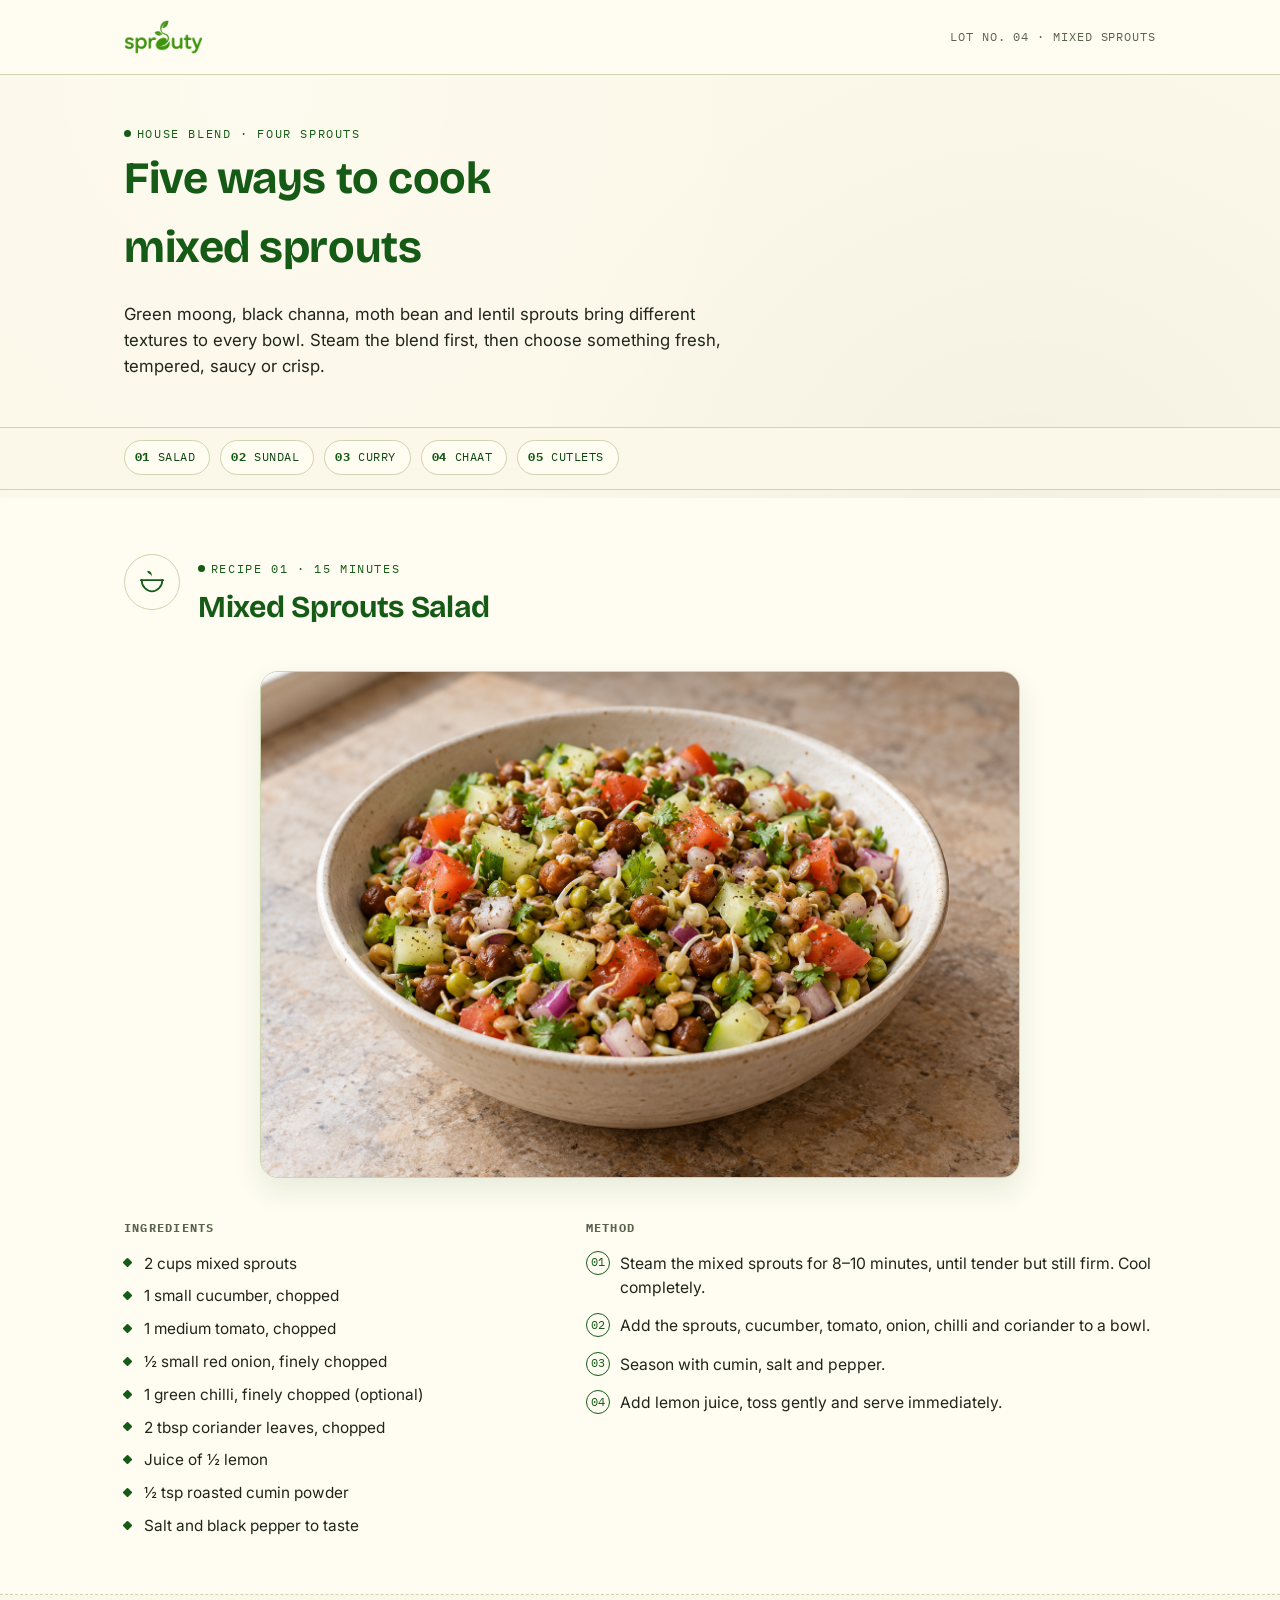
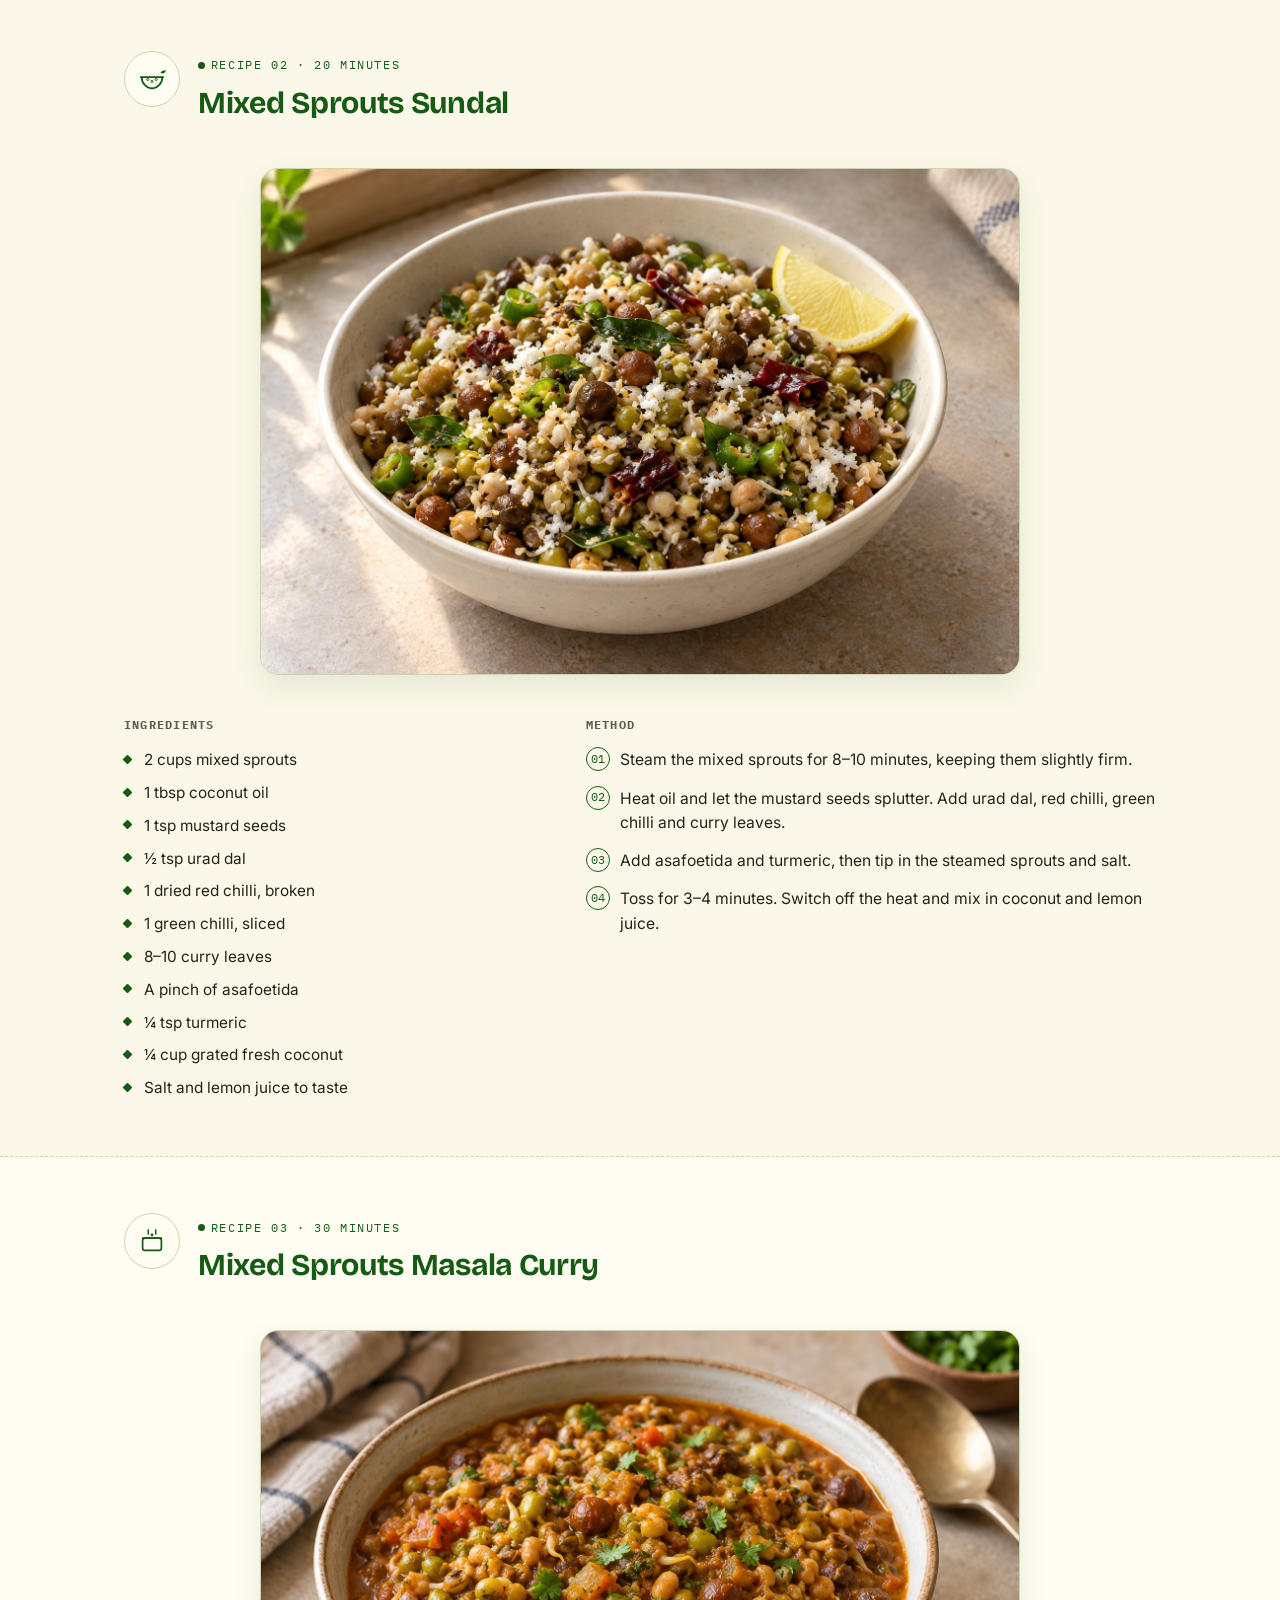
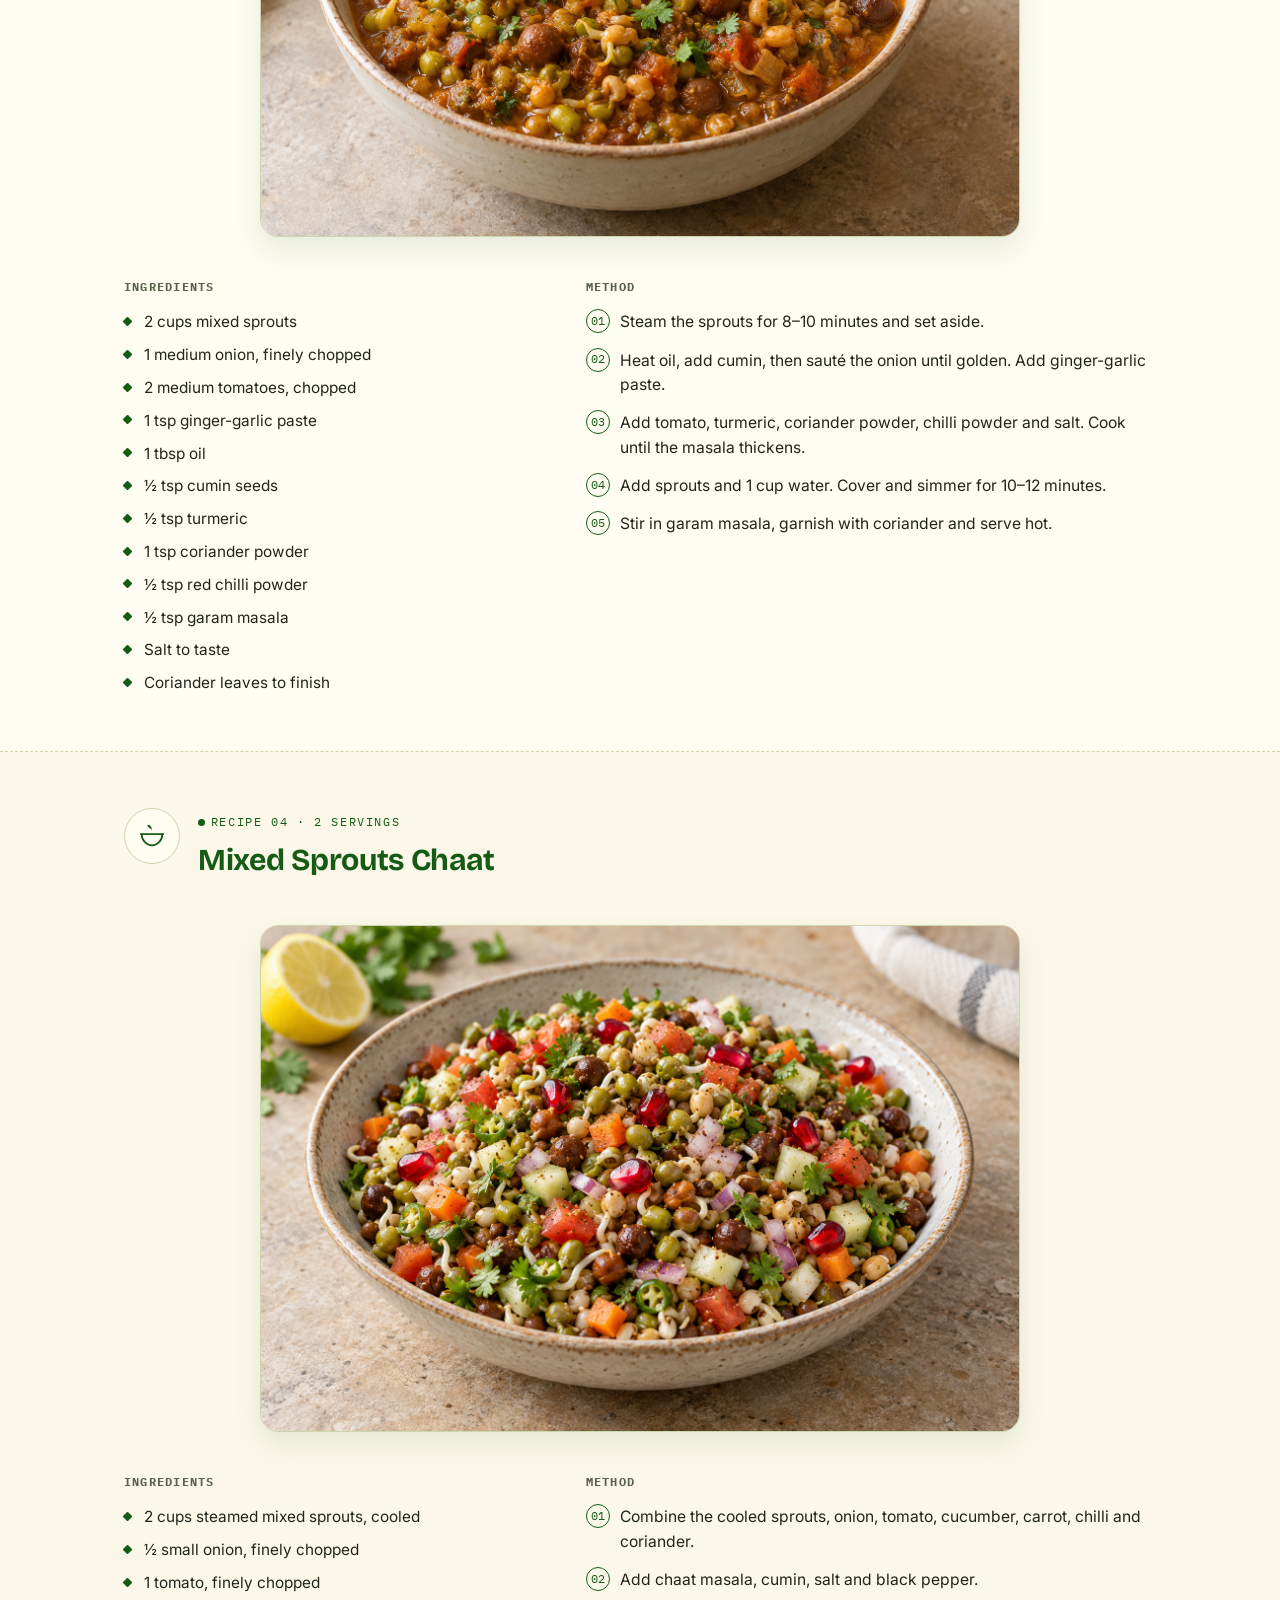
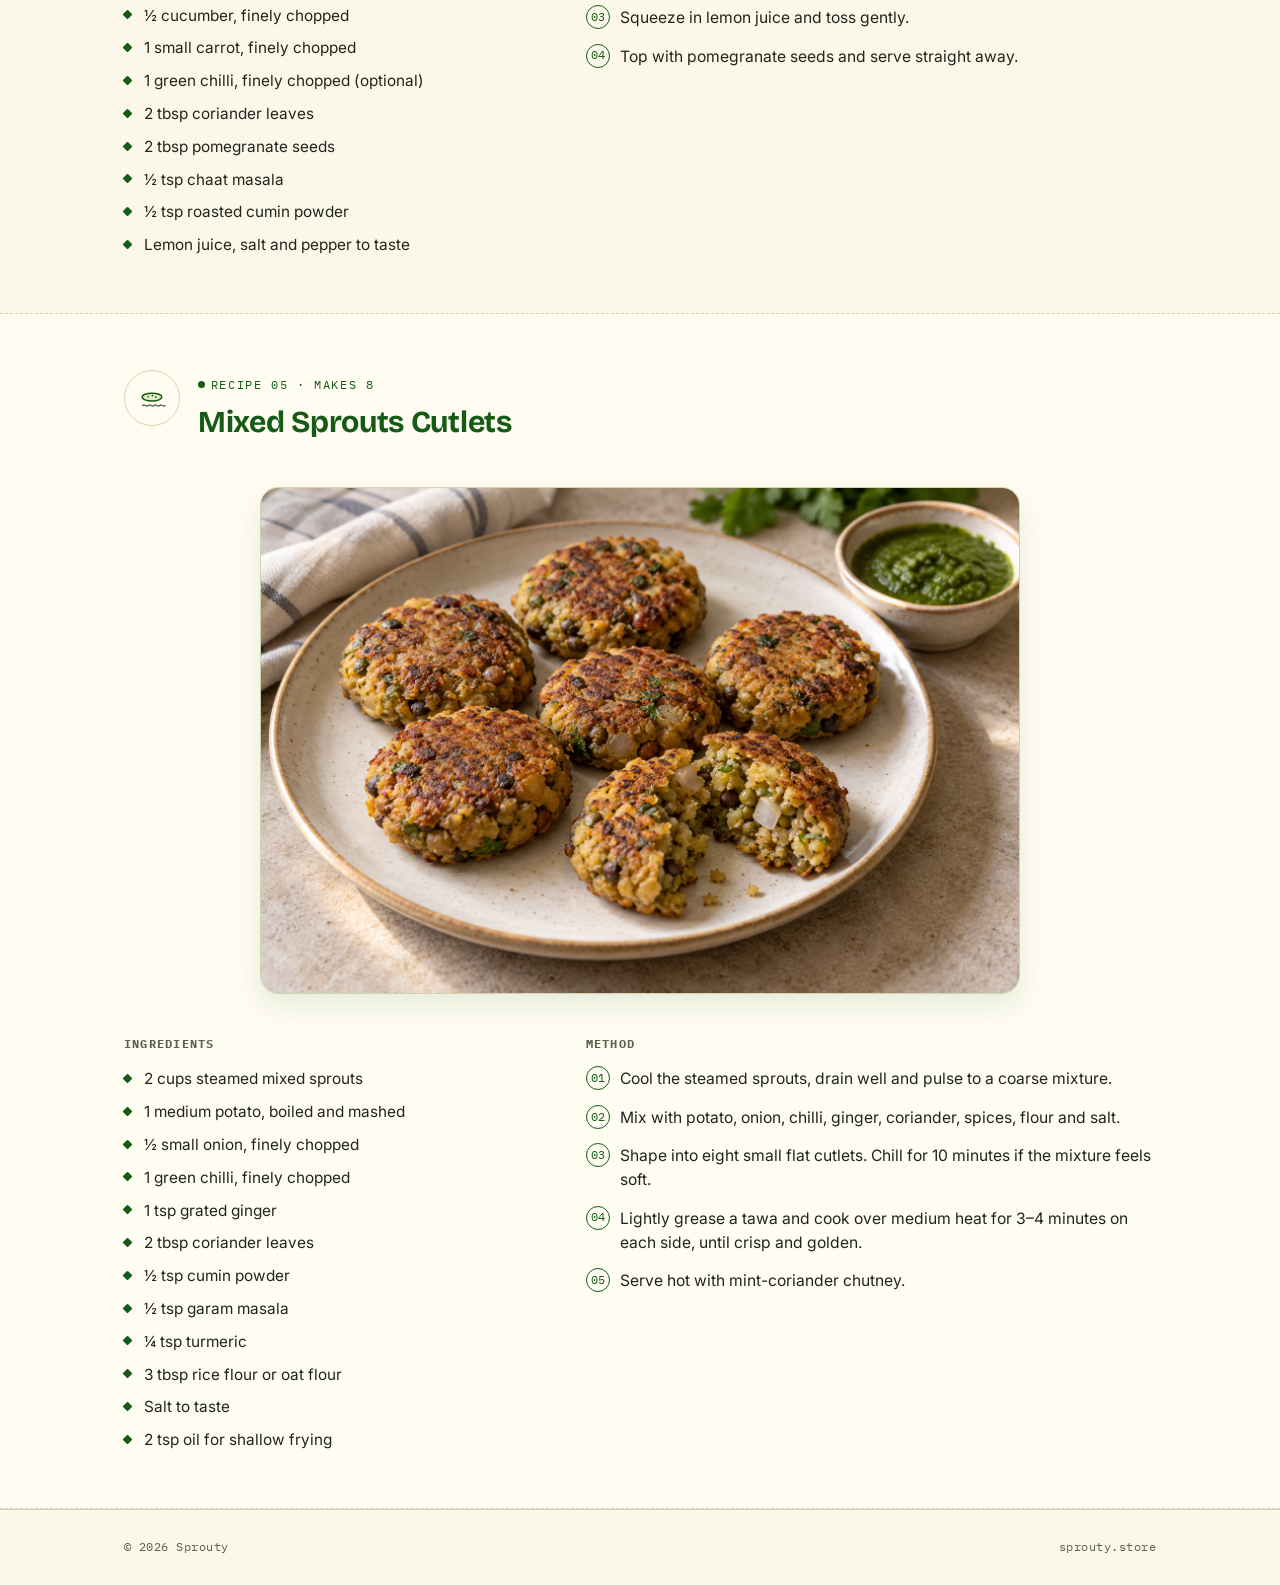
<file: mixed-sprouts/index.html>
<!doctype html>
<html lang="en">
<head>
<meta charset="utf-8">
<meta name="viewport" content="width=device-width, initial-scale=1">
<title>Mixed Sprouts — 5 Recipes | Sprouty</title>
<meta name="description" content="Five easy mixed sprouts recipes: salad, sundal, masala curry, chaat and cutlets.">
<link rel="icon" href="../asset/img/favicon.ico" sizes="any">
<link rel="icon" type="image/png" sizes="16x16" href="../asset/img/favicon-16x16.png">
<link rel="icon" type="image/png" sizes="32x32" href="../asset/img/favicon-32x32.png">
<link rel="icon" type="image/png" sizes="192x192" href="../asset/img/favicon-192x192.png">
<link rel="apple-touch-icon" sizes="180x180" href="../asset/img/favicon-180x180.png">
<link rel="preconnect" href="https://fonts.googleapis.com">
<link rel="preconnect" href="https://fonts.gstatic.com" crossorigin>
<link href="https://fonts.googleapis.com/css2?family=Bricolage+Grotesque:opsz,wght@12..96,400..800&family=IBM+Plex+Mono:wght@400;600&family=Inter:wght@400;500;600&display=swap" rel="stylesheet">
<link rel="stylesheet" href="../css/style.css">
</head>
<body>

<svg width="0" height="0" style="position:absolute" aria-hidden="true">
<defs>
  <symbol id="icon-salad" viewBox="0 0 32 32">
    <path d="M16 11c0-4-5-3-5-7 4 0 5 3 5 7z" fill="var(--sprout)"/>
    <path d="M5 14c0 7 5.5 12 11 12s11-5 11-12" fill="none" stroke="var(--moss)" stroke-width="1.8" stroke-linecap="round"/>
    <line x1="4" y1="14" x2="28" y2="14" stroke="var(--moss)" stroke-width="1.8" stroke-linecap="round"/>
  </symbol>
  <symbol id="icon-sundal" viewBox="0 0 32 32">
    <circle cx="11.5" cy="16.5" r="1.1" fill="var(--paper-light)" stroke="var(--moss)" stroke-width="1"/>
    <circle cx="16" cy="18.5" r="1.1" fill="var(--paper-light)" stroke="var(--moss)" stroke-width="1"/>
    <circle cx="20.5" cy="16.5" r="1.1" fill="var(--paper-light)" stroke="var(--moss)" stroke-width="1"/>
    <path d="M5 14c0 7 5.5 12 11 12s11-5 11-12" fill="none" stroke="var(--moss)" stroke-width="1.8" stroke-linecap="round"/>
    <line x1="4" y1="14" x2="28" y2="14" stroke="var(--moss)" stroke-width="1.8" stroke-linecap="round"/>
    <path d="M25 9c2-3 6-2 6-2-1 3-4 4-6 2z" fill="var(--sprout)"/>
  </symbol>
  <symbol id="icon-curry" viewBox="0 0 32 32">
    <circle cx="16" cy="9.5" r="1.5" fill="var(--moss)"/>
    <path d="M12 8.5c.6-1.8-.6-2.6 0-4.2M20 8.5c.6-1.8-.6-2.6 0-4.2" fill="none" stroke="var(--sprout)" stroke-width="1.6" stroke-linecap="round"/>
    <rect x="6" y="13" width="20" height="13" rx="2.5" fill="none" stroke="var(--moss)" stroke-width="1.8"/>
    <line x1="6" y1="13" x2="26" y2="13" stroke="var(--moss)" stroke-width="1.8" stroke-linecap="round"/>
  </symbol>
  <symbol id="icon-cutlet" viewBox="0 0 32 32">
    <ellipse cx="16" cy="15" rx="10.5" ry="4.2" fill="var(--sprout-light)" stroke="var(--moss)" stroke-width="1.6"/>
    <circle cx="12" cy="14.5" r="0.9" fill="var(--moss)"/>
    <circle cx="16.5" cy="13.5" r="0.9" fill="var(--moss)"/>
    <circle cx="20" cy="15" r="0.9" fill="var(--moss)"/>
    <path d="M6 24c2-2.3 4 2.3 6 0s4 2.3 6 0 4 2.3 6 0 4 2.3 6 0" fill="none" stroke="var(--ink-soft)" stroke-width="1.4" stroke-linecap="round"/>
  </symbol>
</defs>
</svg>

<header class="site-header">
  <div class="wrap">
    <a class="brand" href="../index.html">
      <img src="../asset/img/sprouty_logo.png" alt="Sprouty" class="brand-logo">
    </a>
    <span class="header-tag">Lot No. 04 · Mixed Sprouts</span>
  </div>
</header>

<section class="page-intro">
  <div class="wrap">
    <span class="kicker">House blend · four sprouts</span>
    <h1>Five ways to cook mixed sprouts</h1>
    <p class="lede">Green moong, black channa, moth bean and lentil sprouts bring different textures to every bowl. Steam the blend first, then choose something fresh, tempered, saucy or crisp.</p>
  </div>
</section>

<nav class="jumpnav" aria-label="Jump to recipe">
  <div class="wrap">
    <a href="#salad"><span class="num">01</span> Salad</a>
    <a href="#sundal"><span class="num">02</span> Sundal</a>
    <a href="#curry"><span class="num">03</span> Curry</a>
    <a href="#chaat"><span class="num">04</span> Chaat</a>
    <a href="#cutlets"><span class="num">05</span> Cutlets</a>
  </div>
</nav>

<main>

<section id="salad" class="recipe">
  <div class="wrap">
    <div class="recipe-head">
      <div class="recipe-icon"><svg aria-hidden="true"><use href="#icon-salad"/></svg></div>
      <div>
        <span class="kicker">Recipe 01 · 15 minutes</span>
        <h2>Mixed Sprouts Salad</h2>
      </div>
    </div>
    <div class="recipe-image">
      <img src="../asset/img/recipes/mixed-sprouts-salad.png" alt="Mixed sprouts salad with cucumber, tomato, onion and coriander" width="1536" height="1024" loading="lazy" decoding="async">
    </div>
    <div class="recipe-body">
      <div class="ingredients">
        <h3>Ingredients</h3>
        <ul>
          <li>2 cups mixed sprouts</li>
          <li>1 small cucumber, chopped</li>
          <li>1 medium tomato, chopped</li>
          <li>½ small red onion, finely chopped</li>
          <li>1 green chilli, finely chopped (optional)</li>
          <li>2 tbsp coriander leaves, chopped</li>
          <li>Juice of ½ lemon</li>
          <li>½ tsp roasted cumin powder</li>
          <li>Salt and black pepper to taste</li>
        </ul>
      </div>
      <div class="method">
        <h3>Method</h3>
        <ol>
          <li>Steam the mixed sprouts for 8–10 minutes, until tender but still firm. Cool completely.</li>
          <li>Add the sprouts, cucumber, tomato, onion, chilli and coriander to a bowl.</li>
          <li>Season with cumin, salt and pepper.</li>
          <li>Add lemon juice, toss gently and serve immediately.</li>
        </ol>
      </div>
    </div>
  </div>
</section>

<section id="sundal" class="recipe">
  <div class="wrap">
    <div class="recipe-head">
      <div class="recipe-icon"><svg aria-hidden="true"><use href="#icon-sundal"/></svg></div>
      <div>
        <span class="kicker">Recipe 02 · 20 minutes</span>
        <h2>Mixed Sprouts Sundal</h2>
      </div>
    </div>
    <div class="recipe-image">
      <img src="../asset/img/recipes/mixed-sprouts-sundal.png" alt="Mixed sprouts sundal with coconut, mustard seeds, chillies and curry leaves" width="1536" height="1024" loading="lazy" decoding="async">
    </div>
    <div class="recipe-body">
      <div class="ingredients">
        <h3>Ingredients</h3>
        <ul>
          <li>2 cups mixed sprouts</li>
          <li>1 tbsp coconut oil</li>
          <li>1 tsp mustard seeds</li>
          <li>½ tsp urad dal</li>
          <li>1 dried red chilli, broken</li>
          <li>1 green chilli, sliced</li>
          <li>8–10 curry leaves</li>
          <li>A pinch of asafoetida</li>
          <li>¼ tsp turmeric</li>
          <li>¼ cup grated fresh coconut</li>
          <li>Salt and lemon juice to taste</li>
        </ul>
      </div>
      <div class="method">
        <h3>Method</h3>
        <ol>
          <li>Steam the mixed sprouts for 8–10 minutes, keeping them slightly firm.</li>
          <li>Heat oil and let the mustard seeds splutter. Add urad dal, red chilli, green chilli and curry leaves.</li>
          <li>Add asafoetida and turmeric, then tip in the steamed sprouts and salt.</li>
          <li>Toss for 3–4 minutes. Switch off the heat and mix in coconut and lemon juice.</li>
        </ol>
      </div>
    </div>
  </div>
</section>

<section id="curry" class="recipe">
  <div class="wrap">
    <div class="recipe-head">
      <div class="recipe-icon"><svg aria-hidden="true"><use href="#icon-curry"/></svg></div>
      <div>
        <span class="kicker">Recipe 03 · 30 minutes</span>
        <h2>Mixed Sprouts Masala Curry</h2>
      </div>
    </div>
    <div class="recipe-image">
      <img src="../asset/img/recipes/mixed-sprouts-curry.png" alt="Mixed sprouts in a thick onion-tomato masala curry" width="1536" height="1024" loading="lazy" decoding="async">
    </div>
    <div class="recipe-body">
      <div class="ingredients">
        <h3>Ingredients</h3>
        <ul>
          <li>2 cups mixed sprouts</li>
          <li>1 medium onion, finely chopped</li>
          <li>2 medium tomatoes, chopped</li>
          <li>1 tsp ginger-garlic paste</li>
          <li>1 tbsp oil</li>
          <li>½ tsp cumin seeds</li>
          <li>½ tsp turmeric</li>
          <li>1 tsp coriander powder</li>
          <li>½ tsp red chilli powder</li>
          <li>½ tsp garam masala</li>
          <li>Salt to taste</li>
          <li>Coriander leaves to finish</li>
        </ul>
      </div>
      <div class="method">
        <h3>Method</h3>
        <ol>
          <li>Steam the sprouts for 8–10 minutes and set aside.</li>
          <li>Heat oil, add cumin, then sauté the onion until golden. Add ginger-garlic paste.</li>
          <li>Add tomato, turmeric, coriander powder, chilli powder and salt. Cook until the masala thickens.</li>
          <li>Add sprouts and 1 cup water. Cover and simmer for 10–12 minutes.</li>
          <li>Stir in garam masala, garnish with coriander and serve hot.</li>
        </ol>
      </div>
    </div>
  </div>
</section>

<section id="chaat" class="recipe">
  <div class="wrap">
    <div class="recipe-head">
      <div class="recipe-icon"><svg aria-hidden="true"><use href="#icon-salad"/></svg></div>
      <div>
        <span class="kicker">Recipe 04 · 2 servings</span>
        <h2>Mixed Sprouts Chaat</h2>
      </div>
    </div>
    <div class="recipe-image">
      <img src="../asset/img/recipes/mixed-sprouts-chaat.png" alt="Mixed sprouts chaat with chopped vegetables, spices and pomegranate" width="1536" height="1024" loading="lazy" decoding="async">
    </div>
    <div class="recipe-body">
      <div class="ingredients">
        <h3>Ingredients</h3>
        <ul>
          <li>2 cups steamed mixed sprouts, cooled</li>
          <li>½ small onion, finely chopped</li>
          <li>1 tomato, finely chopped</li>
          <li>½ cucumber, finely chopped</li>
          <li>1 small carrot, finely chopped</li>
          <li>1 green chilli, finely chopped (optional)</li>
          <li>2 tbsp coriander leaves</li>
          <li>2 tbsp pomegranate seeds</li>
          <li>½ tsp chaat masala</li>
          <li>½ tsp roasted cumin powder</li>
          <li>Lemon juice, salt and pepper to taste</li>
        </ul>
      </div>
      <div class="method">
        <h3>Method</h3>
        <ol>
          <li>Combine the cooled sprouts, onion, tomato, cucumber, carrot, chilli and coriander.</li>
          <li>Add chaat masala, cumin, salt and black pepper.</li>
          <li>Squeeze in lemon juice and toss gently.</li>
          <li>Top with pomegranate seeds and serve straight away.</li>
        </ol>
      </div>
    </div>
  </div>
</section>

<section id="cutlets" class="recipe">
  <div class="wrap">
    <div class="recipe-head">
      <div class="recipe-icon"><svg aria-hidden="true"><use href="#icon-cutlet"/></svg></div>
      <div>
        <span class="kicker">Recipe 05 · makes 8</span>
        <h2>Mixed Sprouts Cutlets</h2>
      </div>
    </div>
    <div class="recipe-image">
      <img src="../asset/img/recipes/mixed-sprouts-cutlets.png" alt="Golden mixed sprouts cutlets with mint-coriander chutney" width="1536" height="1024" loading="lazy" decoding="async">
    </div>
    <div class="recipe-body">
      <div class="ingredients">
        <h3>Ingredients</h3>
        <ul>
          <li>2 cups steamed mixed sprouts</li>
          <li>1 medium potato, boiled and mashed</li>
          <li>½ small onion, finely chopped</li>
          <li>1 green chilli, finely chopped</li>
          <li>1 tsp grated ginger</li>
          <li>2 tbsp coriander leaves</li>
          <li>½ tsp cumin powder</li>
          <li>½ tsp garam masala</li>
          <li>¼ tsp turmeric</li>
          <li>3 tbsp rice flour or oat flour</li>
          <li>Salt to taste</li>
          <li>2 tsp oil for shallow frying</li>
        </ul>
      </div>
      <div class="method">
        <h3>Method</h3>
        <ol>
          <li>Cool the steamed sprouts, drain well and pulse to a coarse mixture.</li>
          <li>Mix with potato, onion, chilli, ginger, coriander, spices, flour and salt.</li>
          <li>Shape into eight small flat cutlets. Chill for 10 minutes if the mixture feels soft.</li>
          <li>Lightly grease a tawa and cook over medium heat for 3–4 minutes on each side, until crisp and golden.</li>
          <li>Serve hot with mint-coriander chutney.</li>
        </ol>
      </div>
    </div>
  </div>
</section>

</main>

<footer class="site-footer">
  <div class="wrap">
    <span>© 2026 Sprouty</span>
    <span>sprouty.store</span>
  </div>
</footer>

</body>
</html>
</file>
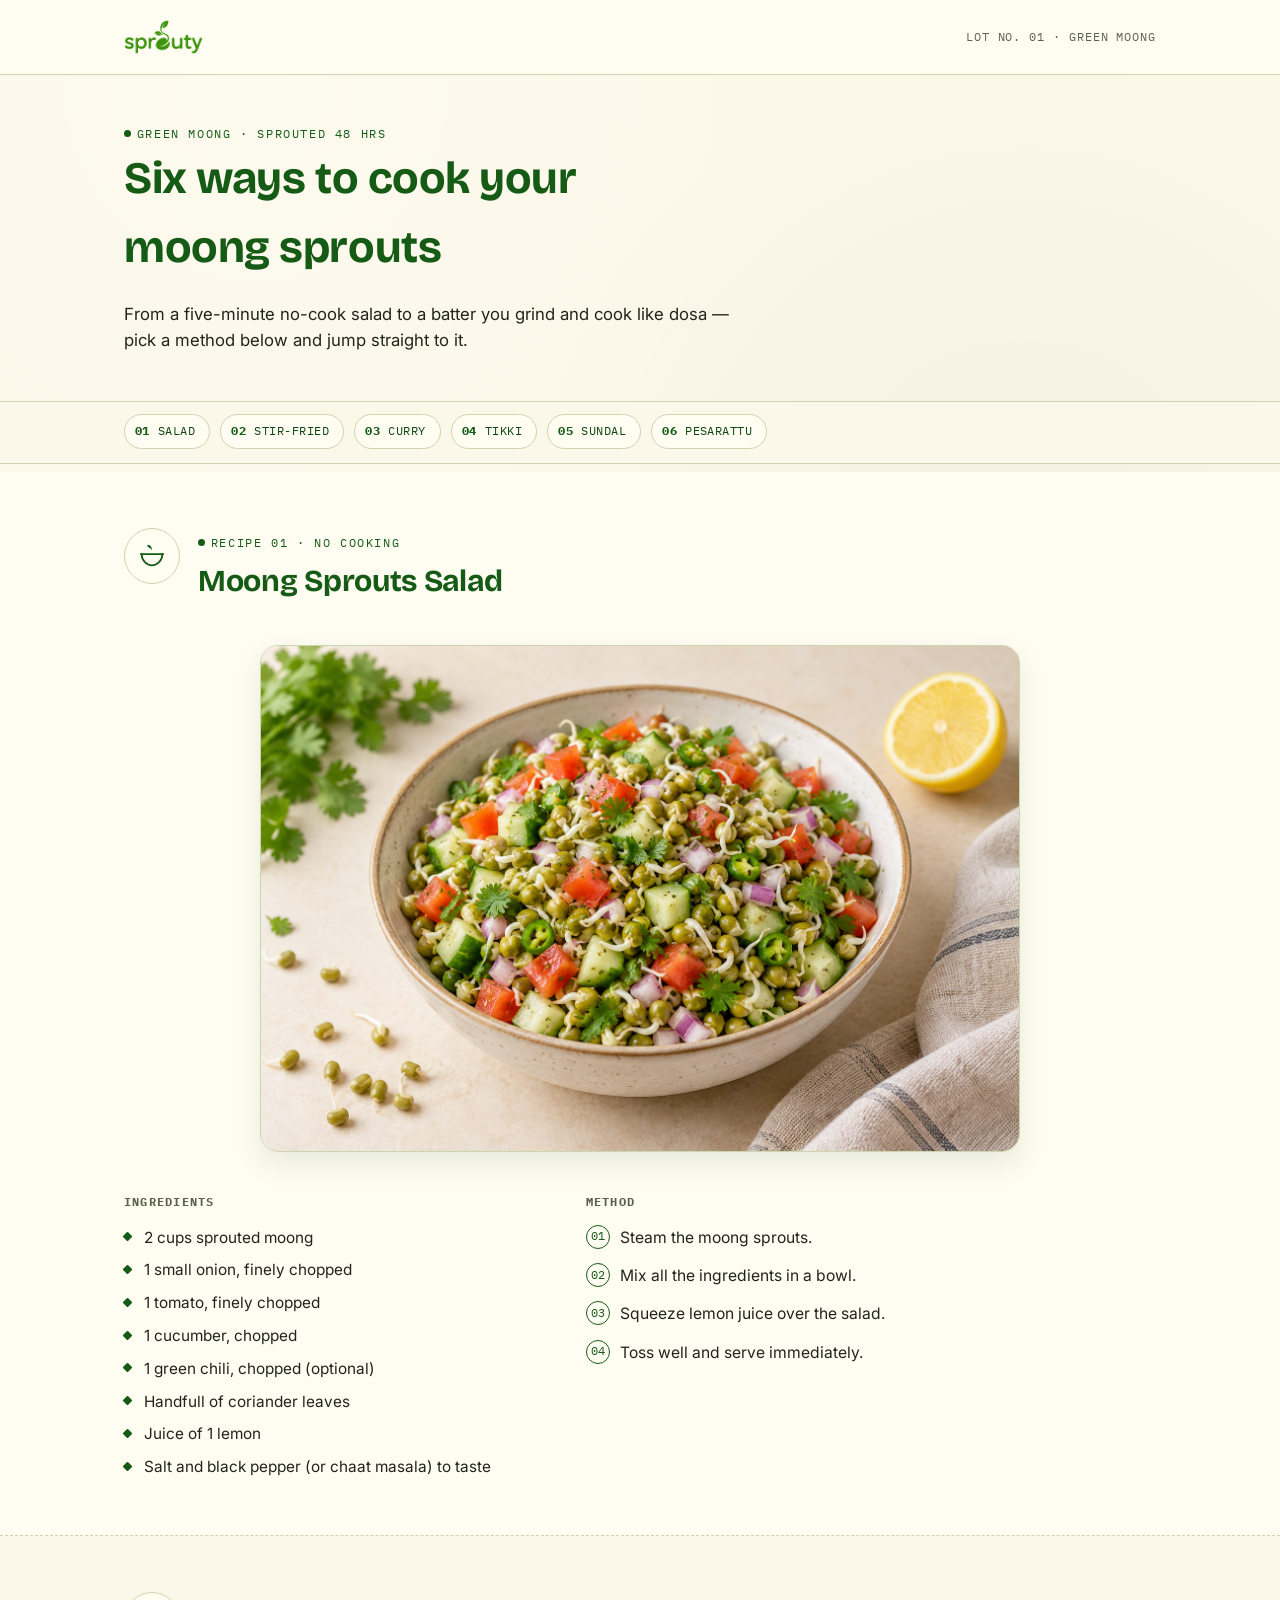
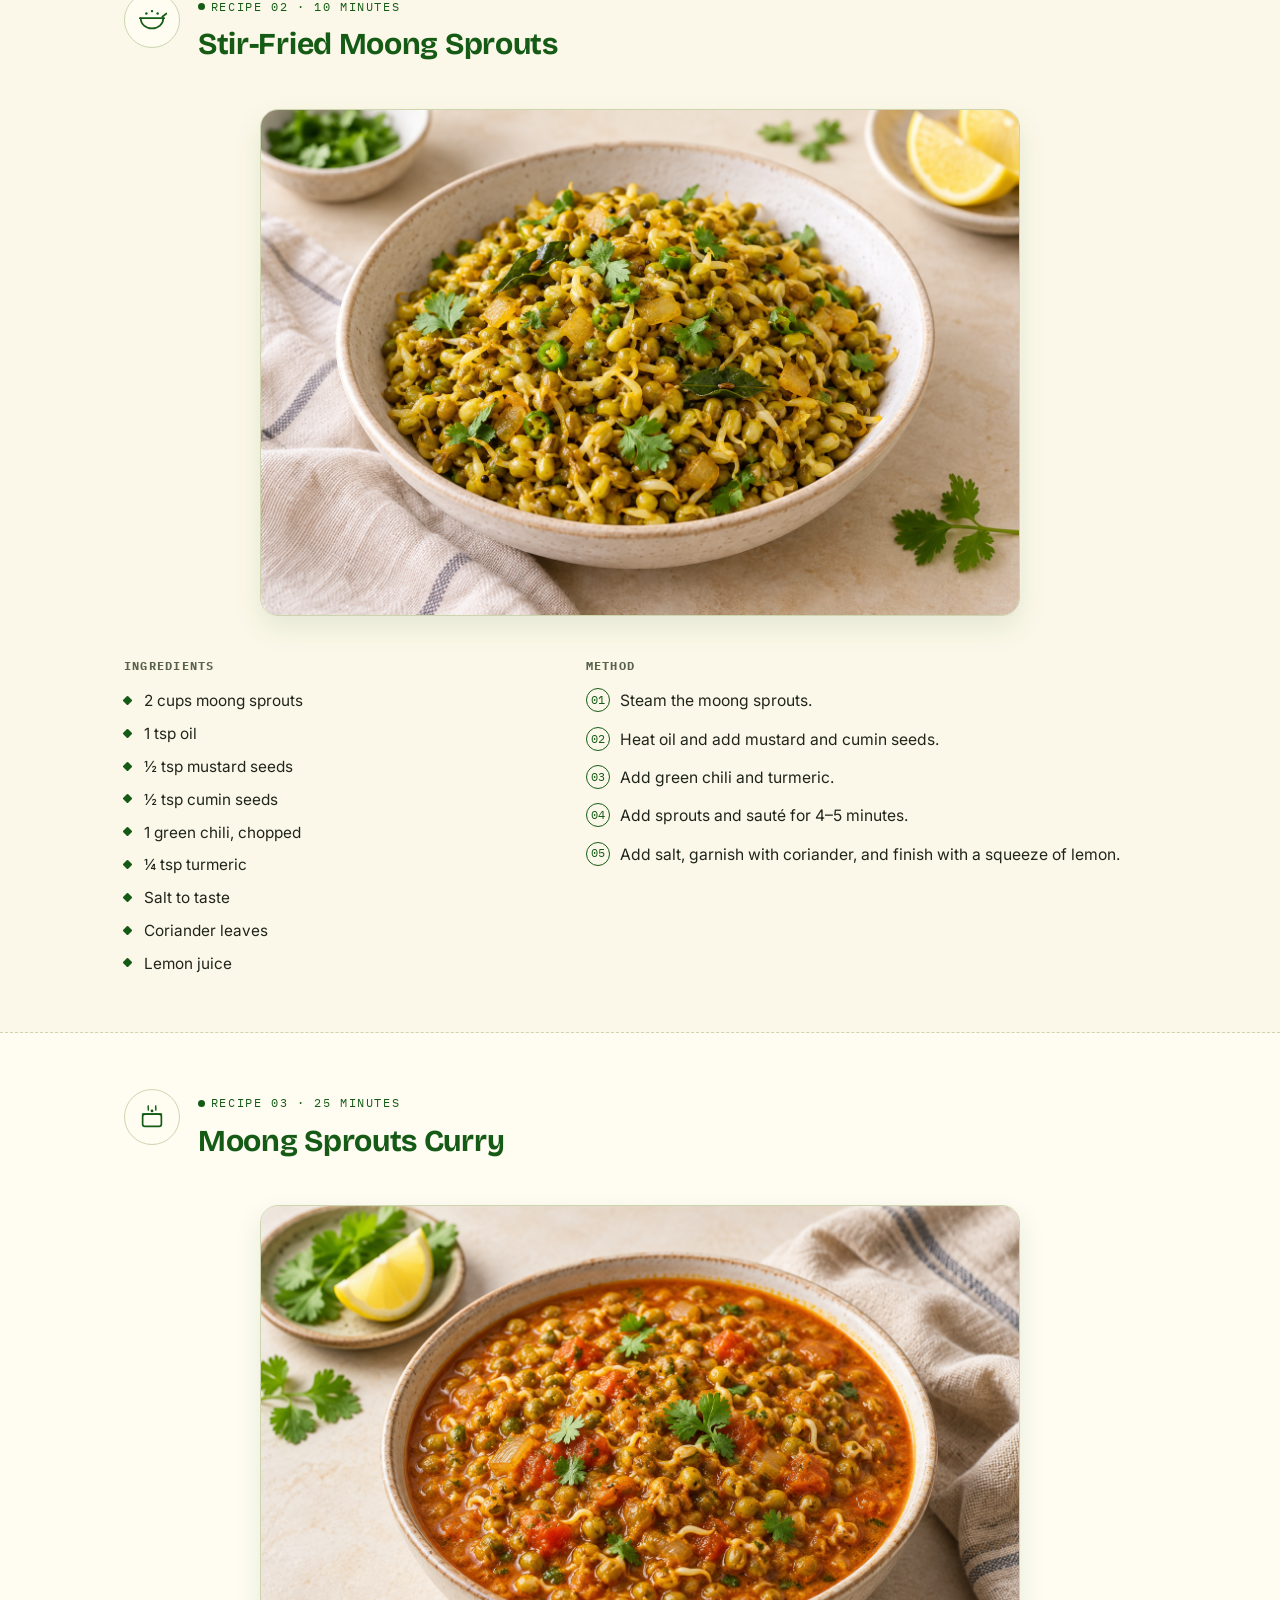
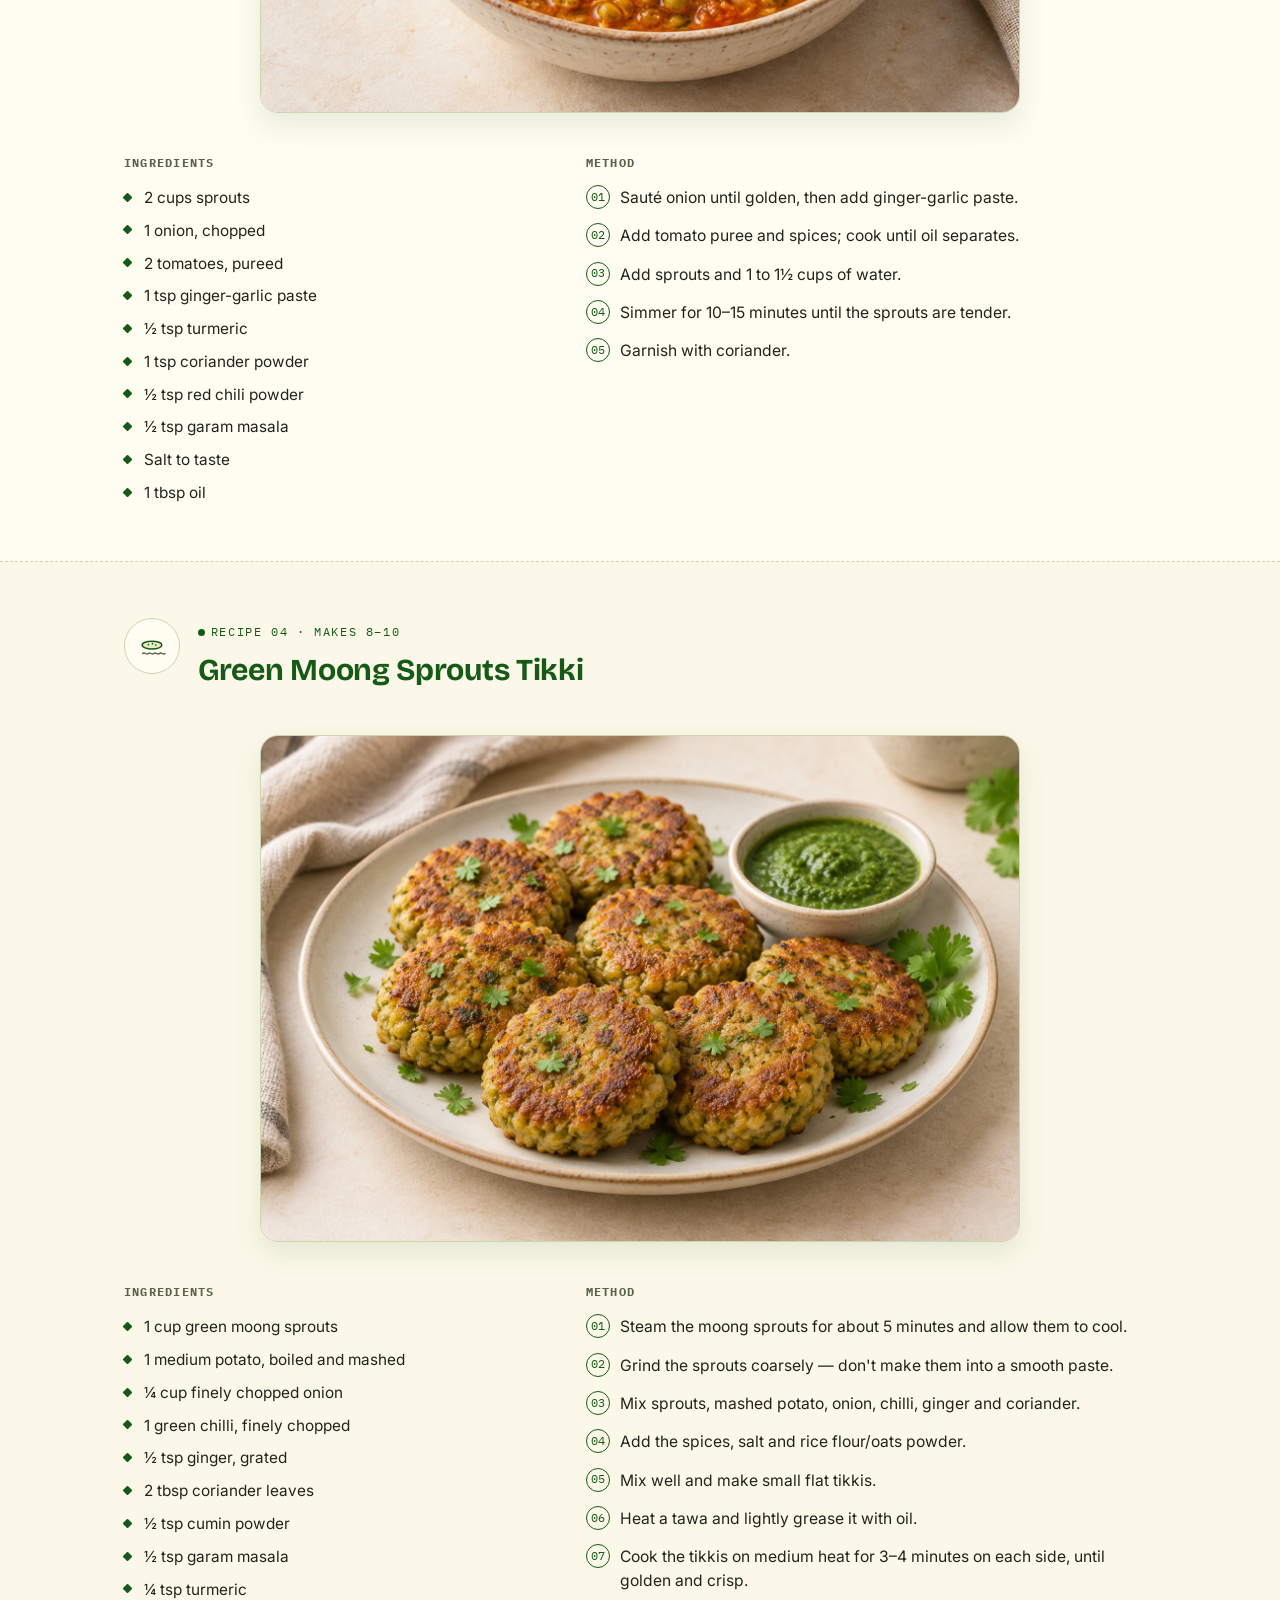
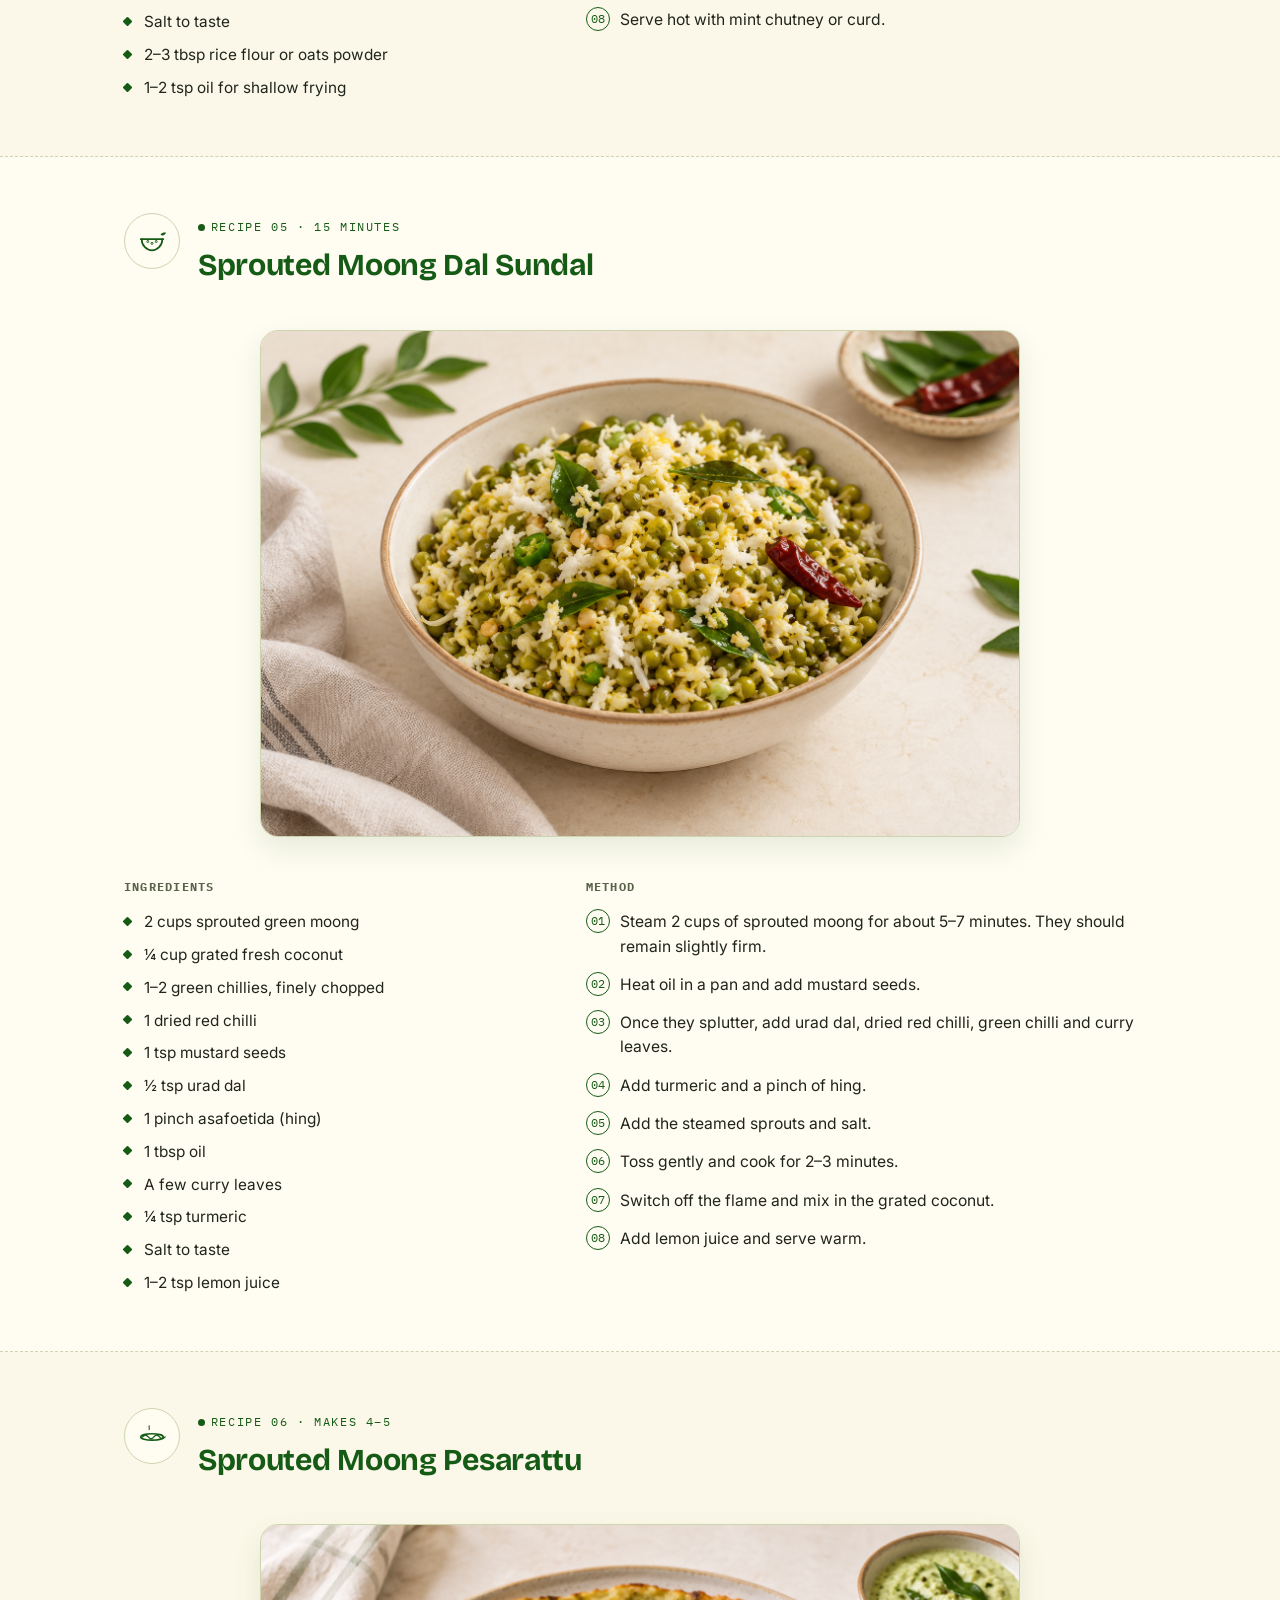
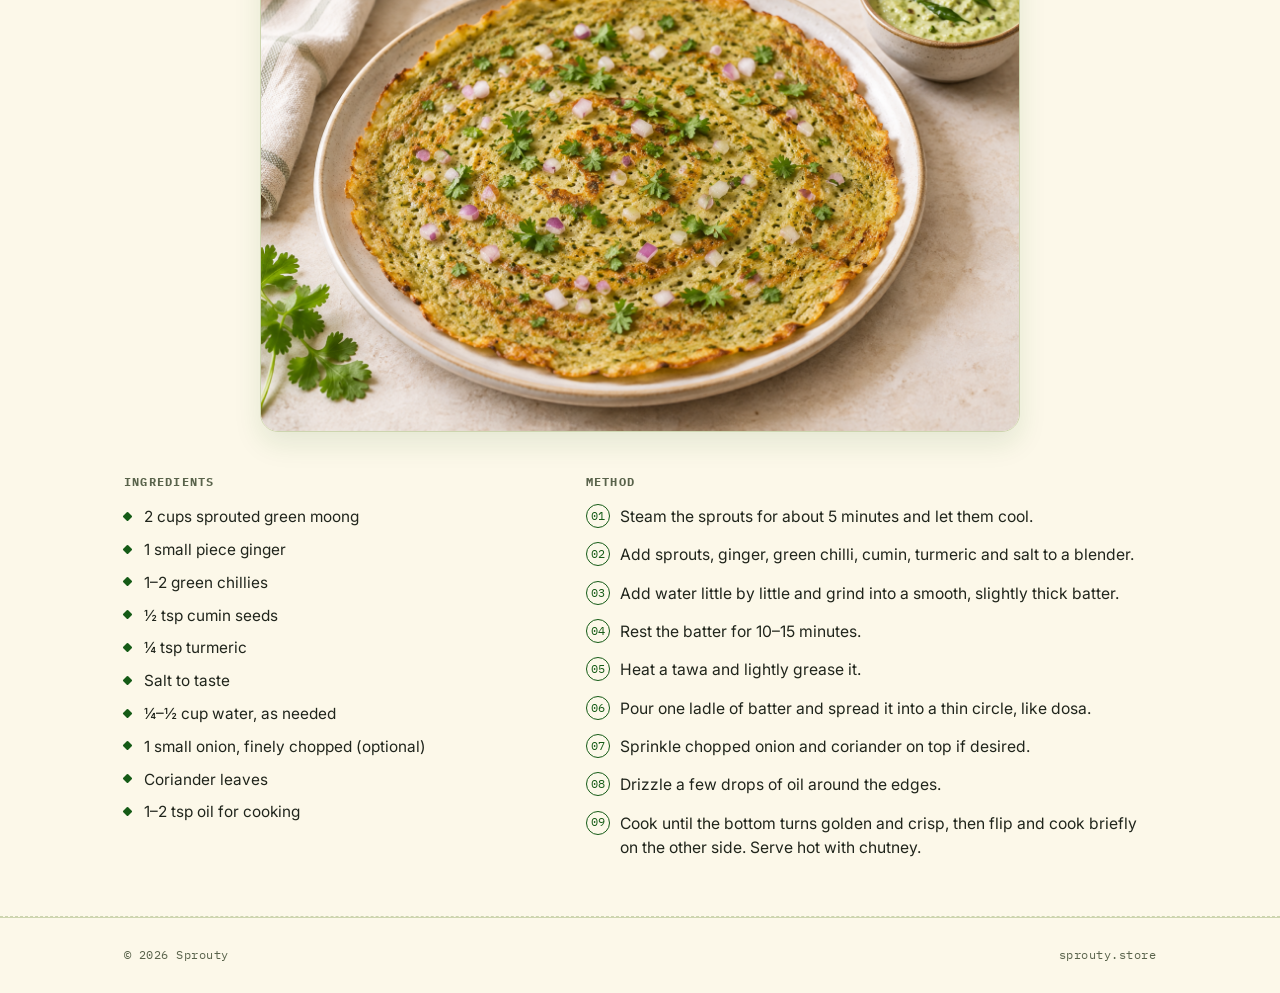
<file: moong/index.html>
<!doctype html>
<html lang="en">
<head>
<meta charset="utf-8">
<meta name="viewport" content="width=device-width, initial-scale=1">
<title>Green Moong Sprouts — 6 Recipes | Sprouty</title>
<meta name="description" content="Six ways to cook green moong sprouts: salad, stir-fry, curry, tikki, sundal and pesarattu.">
<link rel="icon" href="../asset/img/favicon.ico" sizes="any">
<link rel="icon" type="image/png" sizes="16x16" href="../asset/img/favicon-16x16.png">
<link rel="icon" type="image/png" sizes="32x32" href="../asset/img/favicon-32x32.png">
<link rel="icon" type="image/png" sizes="192x192" href="../asset/img/favicon-192x192.png">
<link rel="apple-touch-icon" sizes="180x180" href="../asset/img/favicon-180x180.png">
<link rel="preconnect" href="https://fonts.googleapis.com">
<link rel="preconnect" href="https://fonts.gstatic.com" crossorigin>
<link href="https://fonts.googleapis.com/css2?family=Bricolage+Grotesque:opsz,wght@12..96,400..800&family=IBM+Plex+Mono:wght@400;600&family=Inter:wght@400;500;600&display=swap" rel="stylesheet">
<link rel="stylesheet" href="../css/style.css">
</head>
<body>

<!-- shared icon set, referenced via <use> so every recipe badge shares one visual language -->
<svg width="0" height="0" style="position:absolute" aria-hidden="true">
<defs>
  <symbol id="icon-salad" viewBox="0 0 32 32">
    <path d="M16 11c0-4-5-3-5-7 4 0 5 3 5 7z" fill="var(--sprout)"/>
    <path d="M5 14c0 7 5.5 12 11 12s11-5 11-12" fill="none" stroke="var(--moss)" stroke-width="1.8" stroke-linecap="round"/>
    <line x1="4" y1="14" x2="28" y2="14" stroke="var(--moss)" stroke-width="1.8" stroke-linecap="round"/>
  </symbol>
  <symbol id="icon-stirfry" viewBox="0 0 32 32">
    <circle cx="10" cy="9" r="1.3" fill="var(--sprout)"/>
    <circle cx="16" cy="6.5" r="1.3" fill="var(--sprout)"/>
    <circle cx="22" cy="9" r="1.3" fill="var(--sprout)"/>
    <path d="M4 14c0 6.5 5.5 11 12 11s12-4.5 12-11" fill="none" stroke="var(--moss)" stroke-width="1.8" stroke-linecap="round"/>
    <line x1="3" y1="14" x2="29" y2="14" stroke="var(--moss)" stroke-width="1.8" stroke-linecap="round"/>
    <line x1="27" y1="12.5" x2="31.5" y2="9" stroke="var(--moss)" stroke-width="1.8" stroke-linecap="round"/>
  </symbol>
  <symbol id="icon-curry" viewBox="0 0 32 32">
    <circle cx="16" cy="9.5" r="1.5" fill="var(--moss)"/>
    <path d="M12 8.5c.6-1.8-.6-2.6 0-4.2M20 8.5c.6-1.8-.6-2.6 0-4.2" fill="none" stroke="var(--sprout)" stroke-width="1.6" stroke-linecap="round"/>
    <rect x="6" y="13" width="20" height="13" rx="2.5" fill="none" stroke="var(--moss)" stroke-width="1.8"/>
    <line x1="6" y1="13" x2="26" y2="13" stroke="var(--moss)" stroke-width="1.8" stroke-linecap="round"/>
  </symbol>
  <symbol id="icon-tikki" viewBox="0 0 32 32">
    <ellipse cx="16" cy="15" rx="10.5" ry="4.2" fill="var(--sprout-light)" stroke="var(--moss)" stroke-width="1.6"/>
    <circle cx="12" cy="14.5" r="0.9" fill="var(--moss)"/>
    <circle cx="16.5" cy="13.5" r="0.9" fill="var(--moss)"/>
    <circle cx="20" cy="15" r="0.9" fill="var(--moss)"/>
    <path d="M6 24c2-2.3 4 2.3 6 0s4 2.3 6 0 4 2.3 6 0 4 2.3 6 0" fill="none" stroke="var(--ink-soft)" stroke-width="1.4" stroke-linecap="round"/>
  </symbol>
  <symbol id="icon-sundal" viewBox="0 0 32 32">
    <circle cx="11.5" cy="16.5" r="1.1" fill="var(--paper-light)" stroke="var(--moss)" stroke-width="1"/>
    <circle cx="16" cy="18.5" r="1.1" fill="var(--paper-light)" stroke="var(--moss)" stroke-width="1"/>
    <circle cx="20.5" cy="16.5" r="1.1" fill="var(--paper-light)" stroke="var(--moss)" stroke-width="1"/>
    <path d="M5 14c0 7 5.5 12 11 12s11-5 11-12" fill="none" stroke="var(--moss)" stroke-width="1.8" stroke-linecap="round"/>
    <line x1="4" y1="14" x2="28" y2="14" stroke="var(--moss)" stroke-width="1.8" stroke-linecap="round"/>
    <path d="M25 9c2-3 6-2 6-2-1 3-4 4-6 2z" fill="var(--sprout)"/>
  </symbol>
  <symbol id="icon-pesarattu" viewBox="0 0 32 32">
    <ellipse cx="16" cy="17" rx="12" ry="3.4" fill="none" stroke="var(--moss)" stroke-width="1.8"/>
    <path d="M6 17c2-2.6 4-2.6 6 0s4 2.6 6 0 4-2.6 6 0 4 2.6 6 0" fill="none" stroke="var(--sprout)" stroke-width="1.4" stroke-linecap="round"/>
    <path d="M13 9c.8-1.6-.6-2.2 0-3.8" fill="none" stroke="var(--ink-soft)" stroke-width="1.4" stroke-linecap="round"/>
  </symbol>
</defs>
</svg>

<header class="site-header">
  <div class="wrap">
    <a class="brand" href="../index.html">
      <img src="../asset/img/sprouty_logo.png" alt="Sprouty" class="brand-logo">
    </a>
    <span class="header-tag">Lot No. 01 · Green Moong</span>
  </div>
</header>

<section class="page-intro">
  <div class="wrap">
    <span class="kicker">Green moong · sprouted 48 hrs</span>
    <h1>Six ways to cook your moong sprouts</h1>
    <p class="lede">From a five-minute no-cook salad to a batter you grind and cook like dosa — pick a method below and jump straight to it.</p>
  </div>
</section>

<nav class="jumpnav" aria-label="Jump to recipe">
  <div class="wrap">
    <a href="#salad"><span class="num">01</span> Salad</a>
    <a href="#stir-fried"><span class="num">02</span> Stir-Fried</a>
    <a href="#curry"><span class="num">03</span> Curry</a>
    <a href="#tikki"><span class="num">04</span> Tikki</a>
    <a href="#sundal"><span class="num">05</span> Sundal</a>
    <a href="#pesarattu"><span class="num">06</span> Pesarattu</a>
  </div>
</nav>

<main>

<section id="salad" class="recipe">
  <div class="wrap">
    <div class="recipe-head">
      <div class="recipe-icon"><svg><use href="#icon-salad"/></svg></div>
      <div>
        <span class="kicker">Recipe 01 · no cooking</span>
        <h2>Moong Sprouts Salad</h2>
      </div>
    </div>
    <div class="recipe-image">
      <img src="../asset/img/recipes/moong-sprouts-salad.png" alt="Fresh moong sprouts salad with cucumber, tomato, onion and coriander" loading="lazy">
    </div>
    <div class="recipe-body">
      <div class="ingredients">
        <h3>Ingredients</h3>
        <ul>
          <li>2 cups sprouted moong</li>
          <li>1 small onion, finely chopped</li>
          <li>1 tomato, finely chopped</li>
          <li>1 cucumber, chopped</li>
          <li>1 green chili, chopped (optional)</li>
          <li>Handfull of coriander leaves</li>
          <li>Juice of 1 lemon</li>
          <li>Salt and black pepper (or chaat masala) to taste</li>
        </ul>
      </div>
      <div class="method">
        <h3>Method</h3>
        <ol>
          <li>Steam the moong sprouts.</li>
          <li>Mix all the ingredients in a bowl.</li>
          <li>Squeeze lemon juice over the salad.</li>
          <li>Toss well and serve immediately.</li>
        </ol>
      </div>
    </div>
  </div>
</section>

<section id="stir-fried" class="recipe">
  <div class="wrap">
    <div class="recipe-head">
      <div class="recipe-icon"><svg><use href="#icon-stirfry"/></svg></div>
      <div>
        <span class="kicker">Recipe 02 · 10 minutes</span>
        <h2>Stir-Fried Moong Sprouts</h2>
      </div>
    </div>
    <div class="recipe-image">
      <img src="../asset/img/recipes/moong-sprouts-stir-fried.png" alt="Stir-fried moong sprouts with mustard seeds, cumin, green chili and coriander" loading="lazy">
    </div>
    <div class="recipe-body">
      <div class="ingredients">
        <h3>Ingredients</h3>
        <ul>
          <li>2 cups moong sprouts</li>
          <li>1 tsp oil</li>
          <li>½ tsp mustard seeds</li>
          <li>½ tsp cumin seeds</li>
          <li>1 green chili, chopped</li>
          <li>¼ tsp turmeric</li>
          <li>Salt to taste</li>
          <li>Coriander leaves</li>
          <li>Lemon juice</li>
        </ul>
      </div>
      <div class="method">
        <h3>Method</h3>
        <ol>
          <li>Steam the moong sprouts.</li>
          <li>Heat oil and add mustard and cumin seeds.</li>
          <li>Add green chili and turmeric.</li>
          <li>Add sprouts and sauté for 4–5 minutes.</li>
          <li>Add salt, garnish with coriander, and finish with a squeeze of lemon.</li>
        </ol>
      </div>
    </div>
  </div>
</section>

<section id="curry" class="recipe">
  <div class="wrap">
    <div class="recipe-head">
      <div class="recipe-icon"><svg><use href="#icon-curry"/></svg></div>
      <div>
        <span class="kicker">Recipe 03 · 25 minutes</span>
        <h2>Moong Sprouts Curry</h2>
      </div>
    </div>
    <div class="recipe-image">
      <img src="../asset/img/recipes/moong-sprouts-curry.png" alt="Moong sprouts curry in tomato-onion gravy with coriander" loading="lazy">
    </div>
    <div class="recipe-body">
      <div class="ingredients">
        <h3>Ingredients</h3>
        <ul>
          <li>2 cups sprouts</li>
          <li>1 onion, chopped</li>
          <li>2 tomatoes, pureed</li>
          <li>1 tsp ginger-garlic paste</li>
          <li>½ tsp turmeric</li>
          <li>1 tsp coriander powder</li>
          <li>½ tsp red chili powder</li>
          <li>½ tsp garam masala</li>
          <li>Salt to taste</li>
          <li>1 tbsp oil</li>
        </ul>
      </div>
      <div class="method">
        <h3>Method</h3>
        <ol>
          <li>Sauté onion until golden, then add ginger-garlic paste.</li>
          <li>Add tomato puree and spices; cook until oil separates.</li>
          <li>Add sprouts and 1 to 1½ cups of water.</li>
          <li>Simmer for 10–15 minutes until the sprouts are tender.</li>
          <li>Garnish with coriander.</li>
        </ol>
      </div>
    </div>
  </div>
</section>

<section id="tikki" class="recipe">
  <div class="wrap">
    <div class="recipe-head">
      <div class="recipe-icon"><svg><use href="#icon-tikki"/></svg></div>
      <div>
        <span class="kicker">Recipe 04 · makes 8–10</span>
        <h2>Green Moong Sprouts Tikki</h2>
      </div>
    </div>
    <div class="recipe-image">
      <img src="../asset/img/recipes/moong-sprouts-tikki.png" alt="Golden green moong sprouts tikkis with coriander and mint chutney" loading="lazy">
    </div>
    <div class="recipe-body">
      <div class="ingredients">
        <h3>Ingredients</h3>
        <ul>
          <li>1 cup green moong sprouts</li>
          <li>1 medium potato, boiled and mashed</li>
          <li>¼ cup finely chopped onion</li>
          <li>1 green chilli, finely chopped</li>
          <li>½ tsp ginger, grated</li>
          <li>2 tbsp coriander leaves</li>
          <li>½ tsp cumin powder</li>
          <li>½ tsp garam masala</li>
          <li>¼ tsp turmeric</li>
          <li>Salt to taste</li>
          <li>2–3 tbsp rice flour or oats powder</li>
          <li>1–2 tsp oil for shallow frying</li>
        </ul>
      </div>
      <div class="method">
        <h3>Method</h3>
        <ol>
          <li>Steam the moong sprouts for about 5 minutes and allow them to cool.</li>
          <li>Grind the sprouts coarsely — don't make them into a smooth paste.</li>
          <li>Mix sprouts, mashed potato, onion, chilli, ginger and coriander.</li>
          <li>Add the spices, salt and rice flour/oats powder.</li>
          <li>Mix well and make small flat tikkis.</li>
          <li>Heat a tawa and lightly grease it with oil.</li>
          <li>Cook the tikkis on medium heat for 3–4 minutes on each side, until golden and crisp.</li>
          <li>Serve hot with mint chutney or curd.</li>
        </ol>
      </div>
    </div>
  </div>
</section>

<section id="sundal" class="recipe">
  <div class="wrap">
    <div class="recipe-head">
      <div class="recipe-icon"><svg><use href="#icon-sundal"/></svg></div>
      <div>
        <span class="kicker">Recipe 05 · 15 minutes</span>
        <h2>Sprouted Moong Dal Sundal</h2>
      </div>
    </div>
    <div class="recipe-image">
      <img src="../asset/img/recipes/moong-sprouts-sundal.png" alt="Sprouted moong dal sundal with grated coconut, curry leaves and red chili" loading="lazy">
    </div>
    <div class="recipe-body">
      <div class="ingredients">
        <h3>Ingredients</h3>
        <ul>
          <li>2 cups sprouted green moong</li>
          <li>¼ cup grated fresh coconut</li>
          <li>1–2 green chillies, finely chopped</li>
          <li>1 dried red chilli</li>
          <li>1 tsp mustard seeds</li>
          <li>½ tsp urad dal</li>
          <li>1 pinch asafoetida (hing)</li>
          <li>1 tbsp oil</li>
          <li>A few curry leaves</li>
          <li>¼ tsp turmeric</li>
          <li>Salt to taste</li>
          <li>1–2 tsp lemon juice</li>
        </ul>
      </div>
      <div class="method">
        <h3>Method</h3>
        <ol>
          <li>Steam 2 cups of sprouted moong for about 5–7 minutes. They should remain slightly firm.</li>
          <li>Heat oil in a pan and add mustard seeds.</li>
          <li>Once they splutter, add urad dal, dried red chilli, green chilli and curry leaves.</li>
          <li>Add turmeric and a pinch of hing.</li>
          <li>Add the steamed sprouts and salt.</li>
          <li>Toss gently and cook for 2–3 minutes.</li>
          <li>Switch off the flame and mix in the grated coconut.</li>
          <li>Add lemon juice and serve warm.</li>
        </ol>
      </div>
    </div>
  </div>
</section>

<section id="pesarattu" class="recipe">
  <div class="wrap">
    <div class="recipe-head">
      <div class="recipe-icon"><svg><use href="#icon-pesarattu"/></svg></div>
      <div>
        <span class="kicker">Recipe 06 · makes 4–5</span>
        <h2>Sprouted Moong Pesarattu</h2>
      </div>
    </div>
    <div class="recipe-image">
      <img src="../asset/img/recipes/moong-sprouts-pesarattu.png" alt="Sprouted moong pesarattu with chopped onion, coriander and chutney" loading="lazy">
    </div>
    <div class="recipe-body">
      <div class="ingredients">
        <h3>Ingredients</h3>
        <ul>
          <li>2 cups sprouted green moong</li>
          <li>1 small piece ginger</li>
          <li>1–2 green chillies</li>
          <li>½ tsp cumin seeds</li>
          <li>¼ tsp turmeric</li>
          <li>Salt to taste</li>
          <li>¼–½ cup water, as needed</li>
          <li>1 small onion, finely chopped (optional)</li>
          <li>Coriander leaves</li>
          <li>1–2 tsp oil for cooking</li>
        </ul>
      </div>
      <div class="method">
        <h3>Method</h3>
        <ol>
          <li>Steam the sprouts for about 5 minutes and let them cool.</li>
          <li>Add sprouts, ginger, green chilli, cumin, turmeric and salt to a blender.</li>
          <li>Add water little by little and grind into a smooth, slightly thick batter.</li>
          <li>Rest the batter for 10–15 minutes.</li>
          <li>Heat a tawa and lightly grease it.</li>
          <li>Pour one ladle of batter and spread it into a thin circle, like dosa.</li>
          <li>Sprinkle chopped onion and coriander on top if desired.</li>
          <li>Drizzle a few drops of oil around the edges.</li>
          <li>Cook until the bottom turns golden and crisp, then flip and cook briefly on the other side. Serve hot with chutney.</li>
        </ol>
      </div>
    </div>
  </div>
</section>

</main>

<footer class="site-footer">
  <div class="wrap">
    <span>© 2026 Sprouty</span>
    <span>sprouty.store</span>
  </div>
</footer>

</body>
</html>
</file>
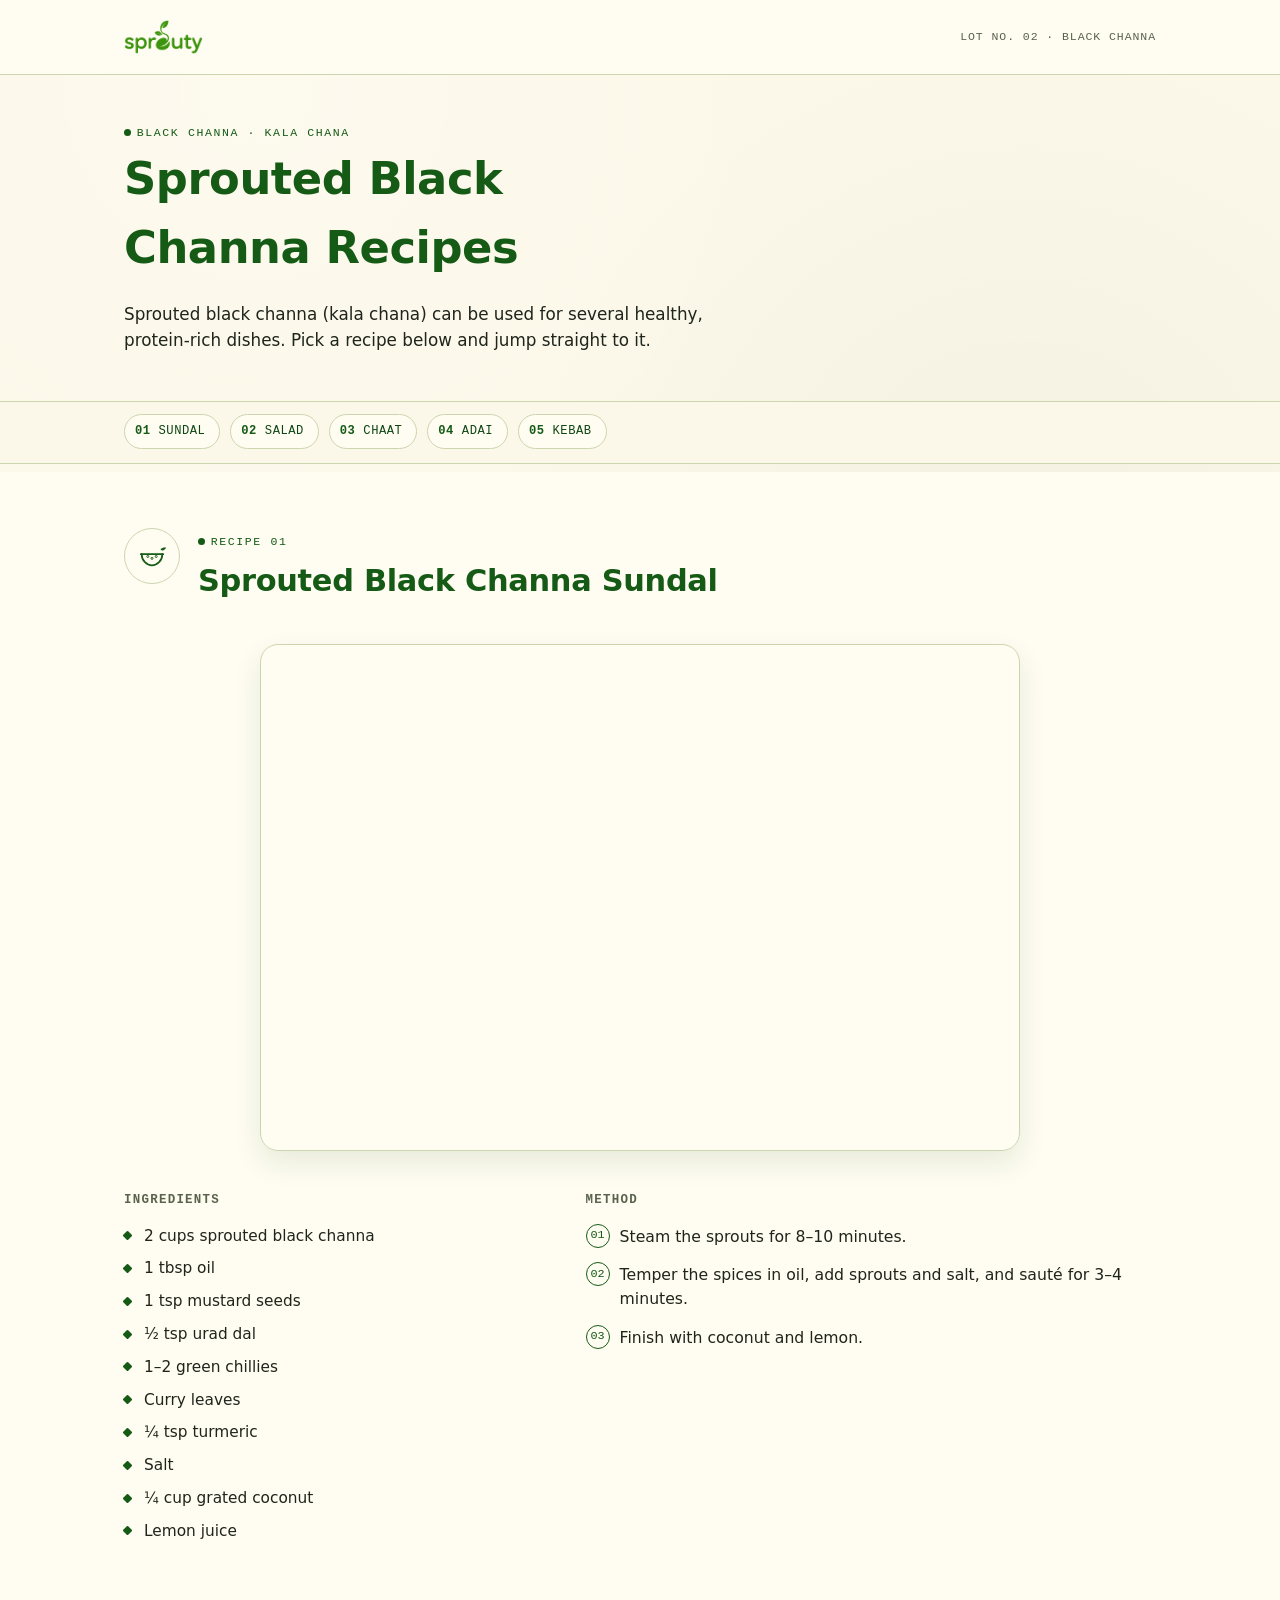
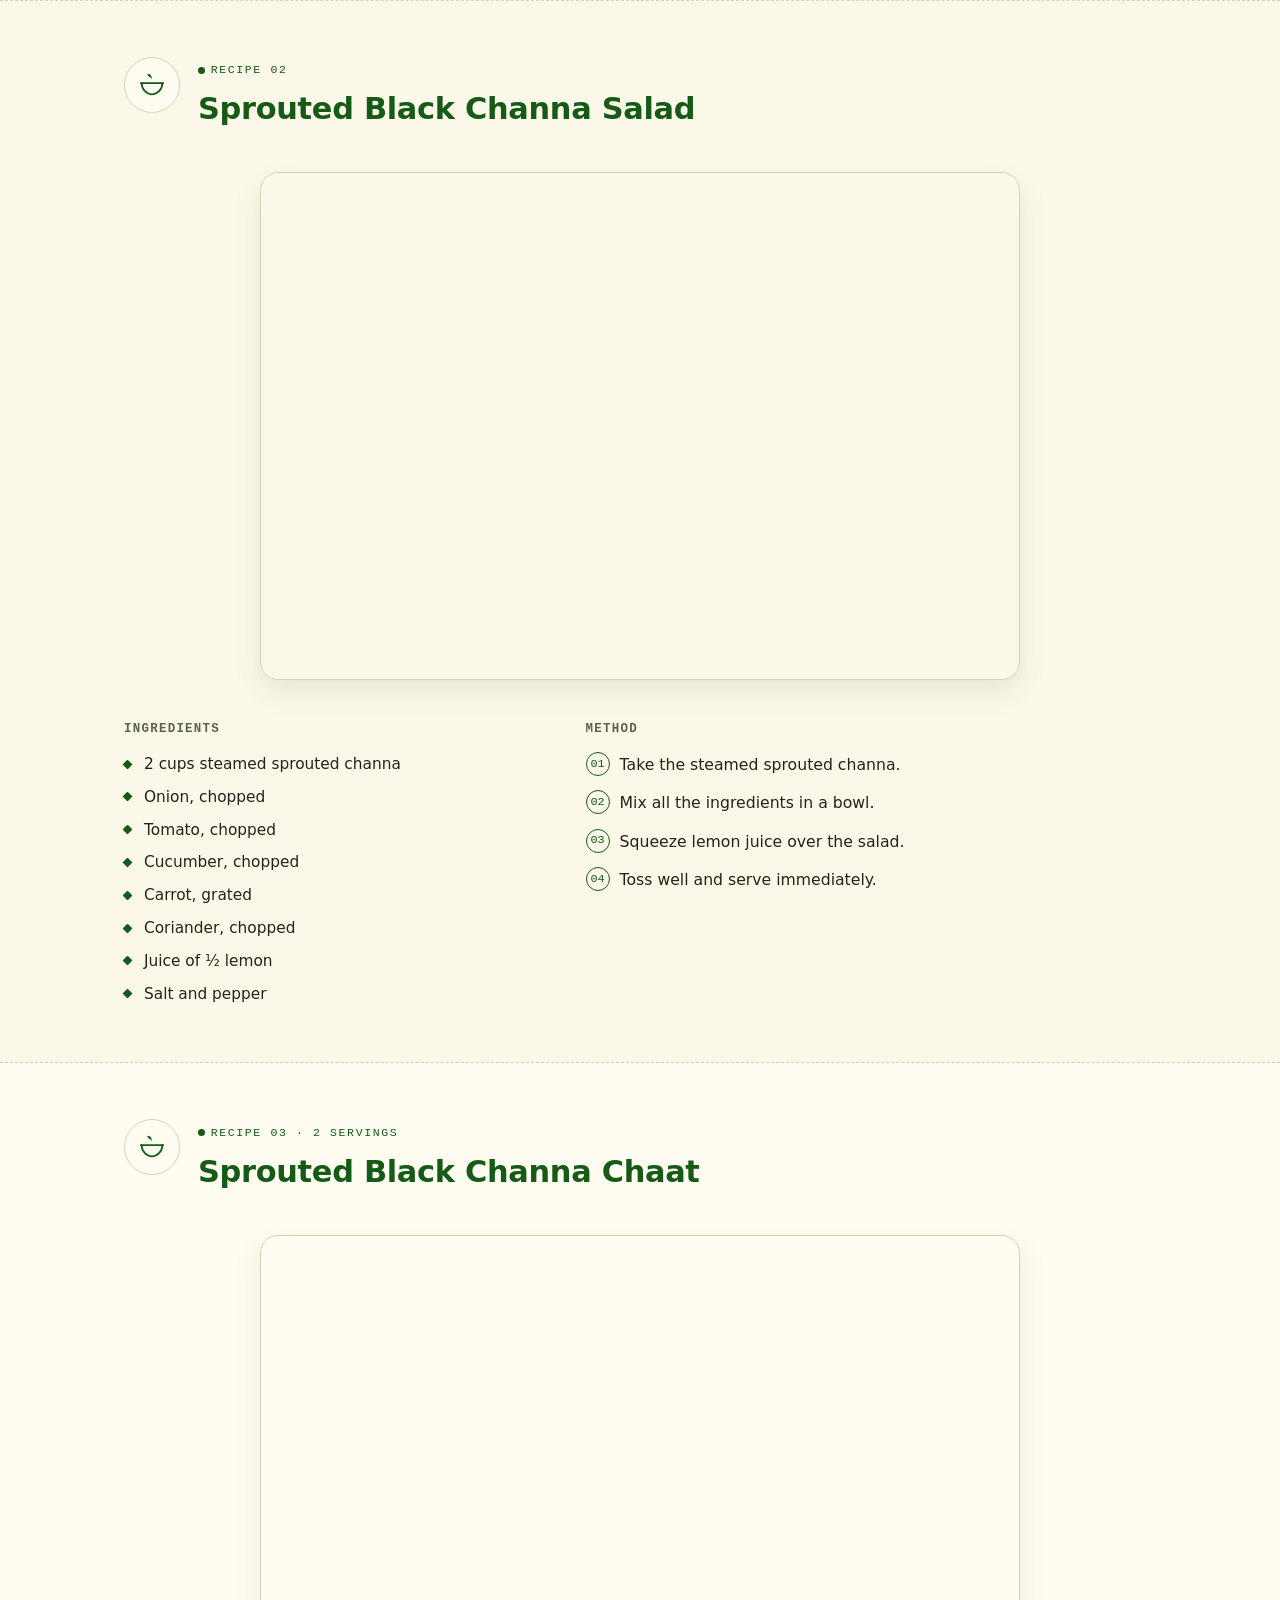
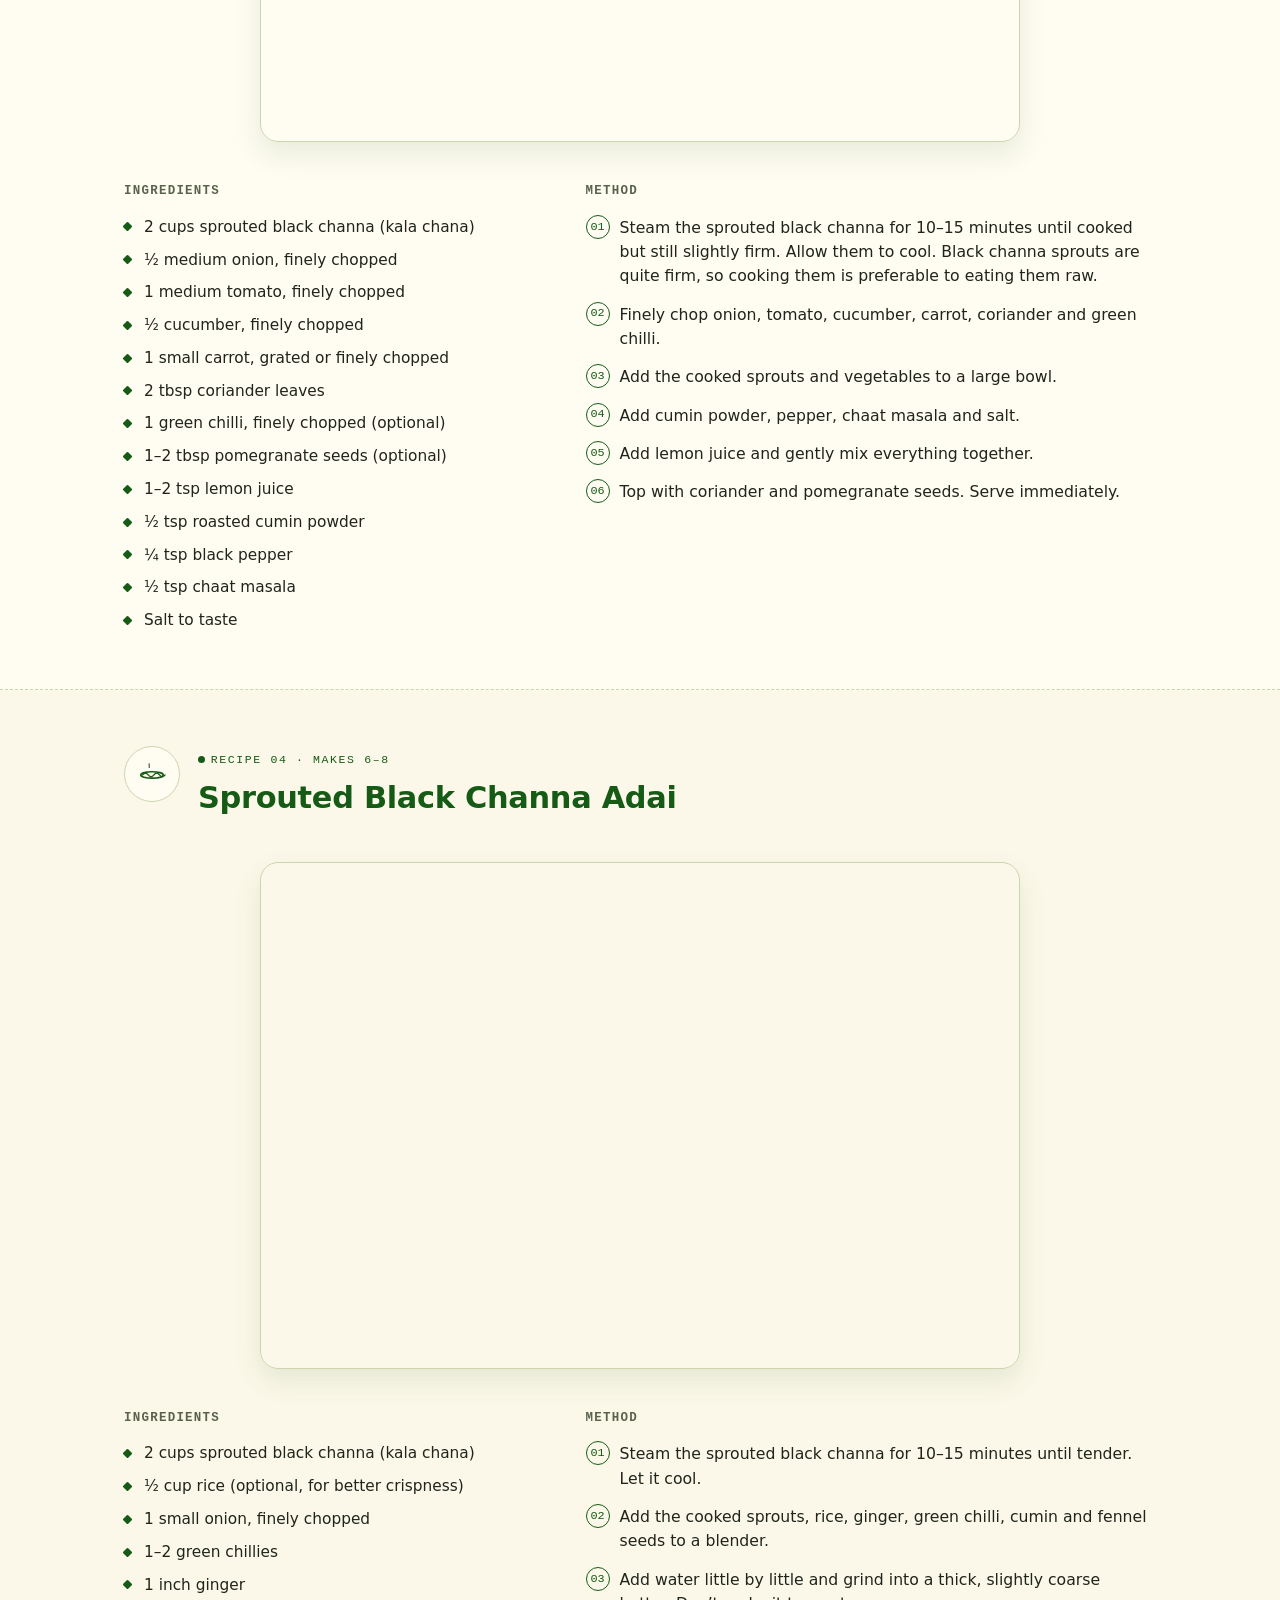
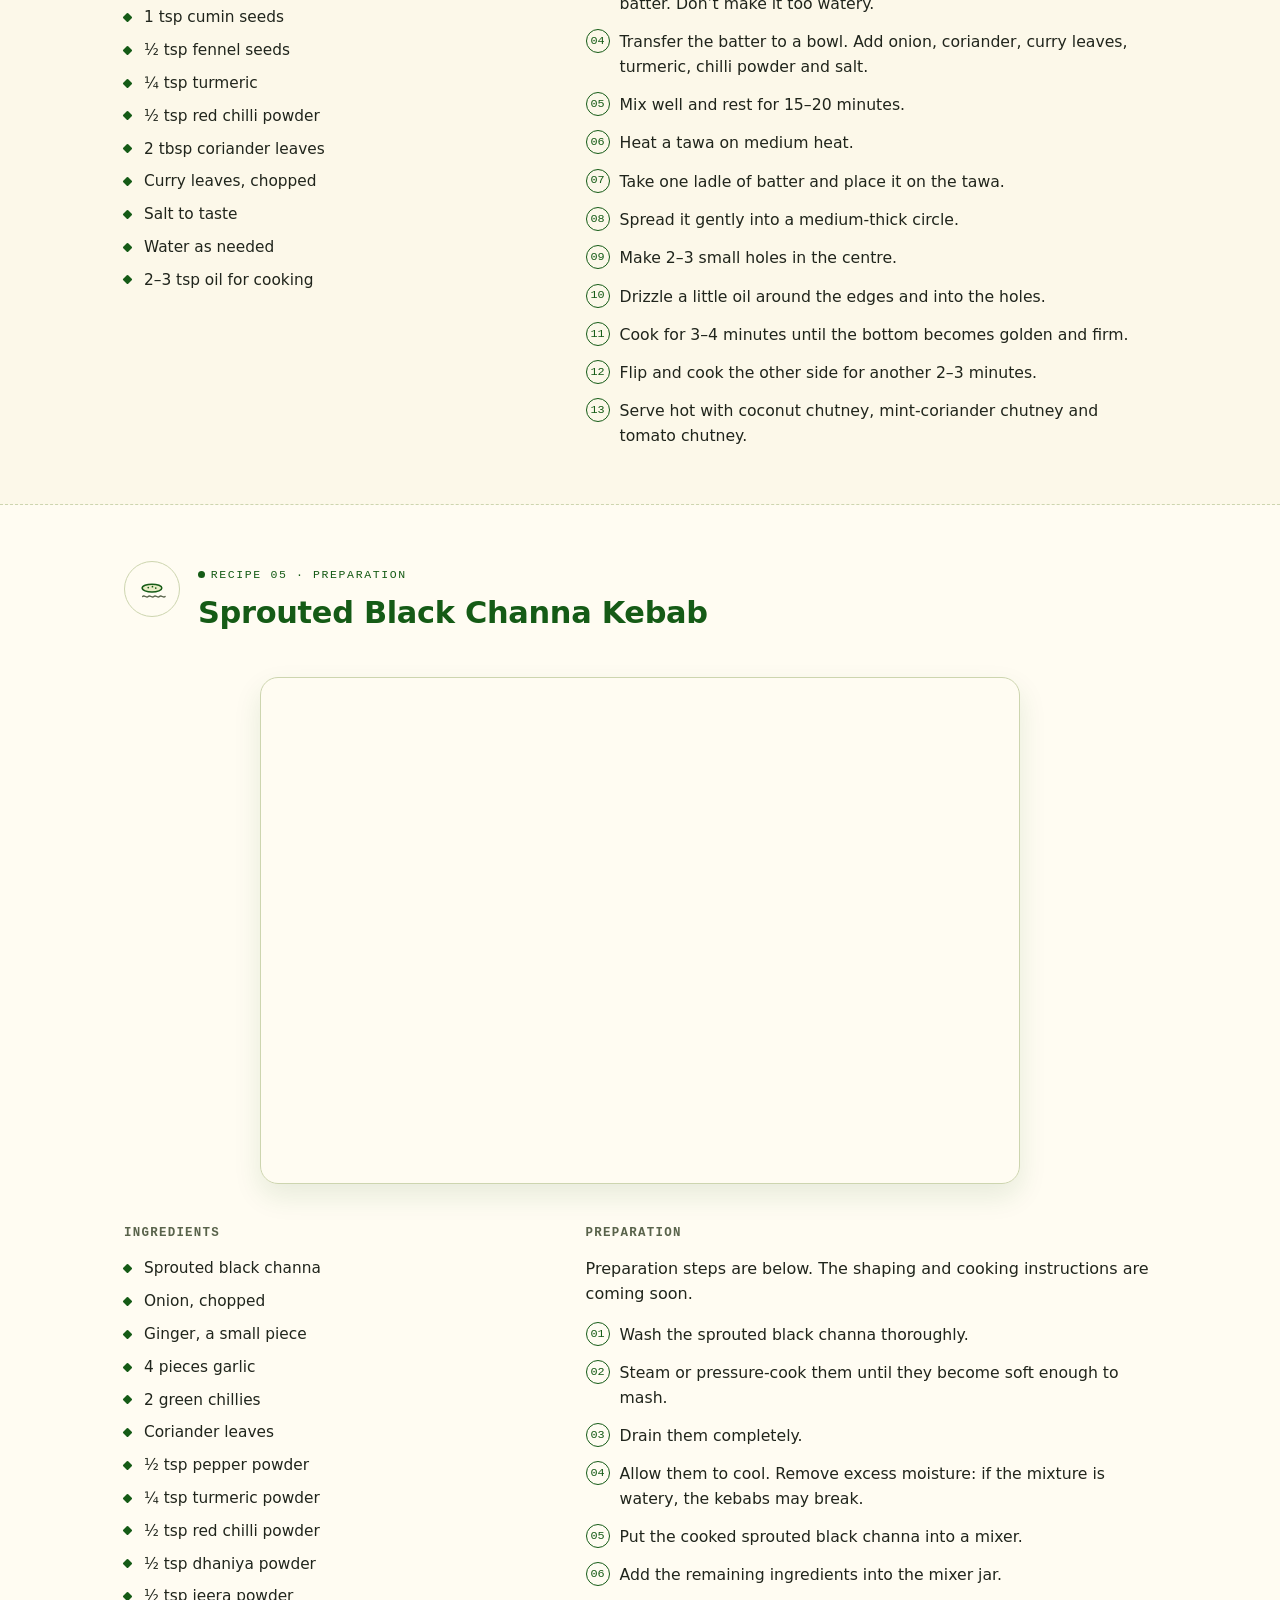
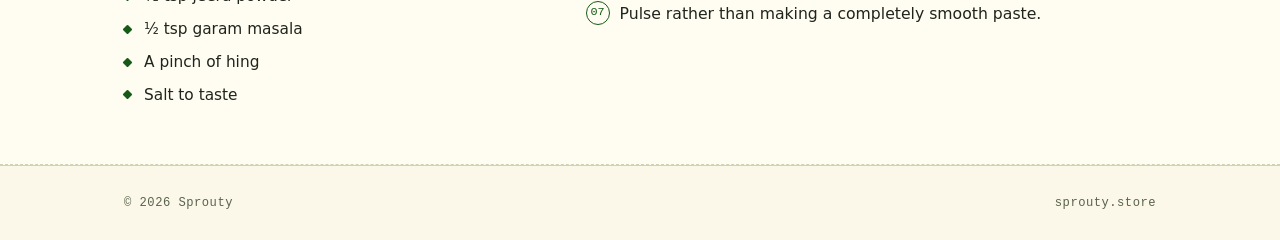
<file: black-channa.html>
<!doctype html>
<html lang="en">
<head>
<meta charset="utf-8">
<meta name="viewport" content="width=device-width, initial-scale=1">
<meta http-equiv="refresh" content="0; url=black-channa/">
<title>Black Channa Recipes | Sprouty</title>
</head>
<body>
<p><a href="black-channa/">View Sprouted Black Channa Recipes</a></p>
</body>
</html>
</file>
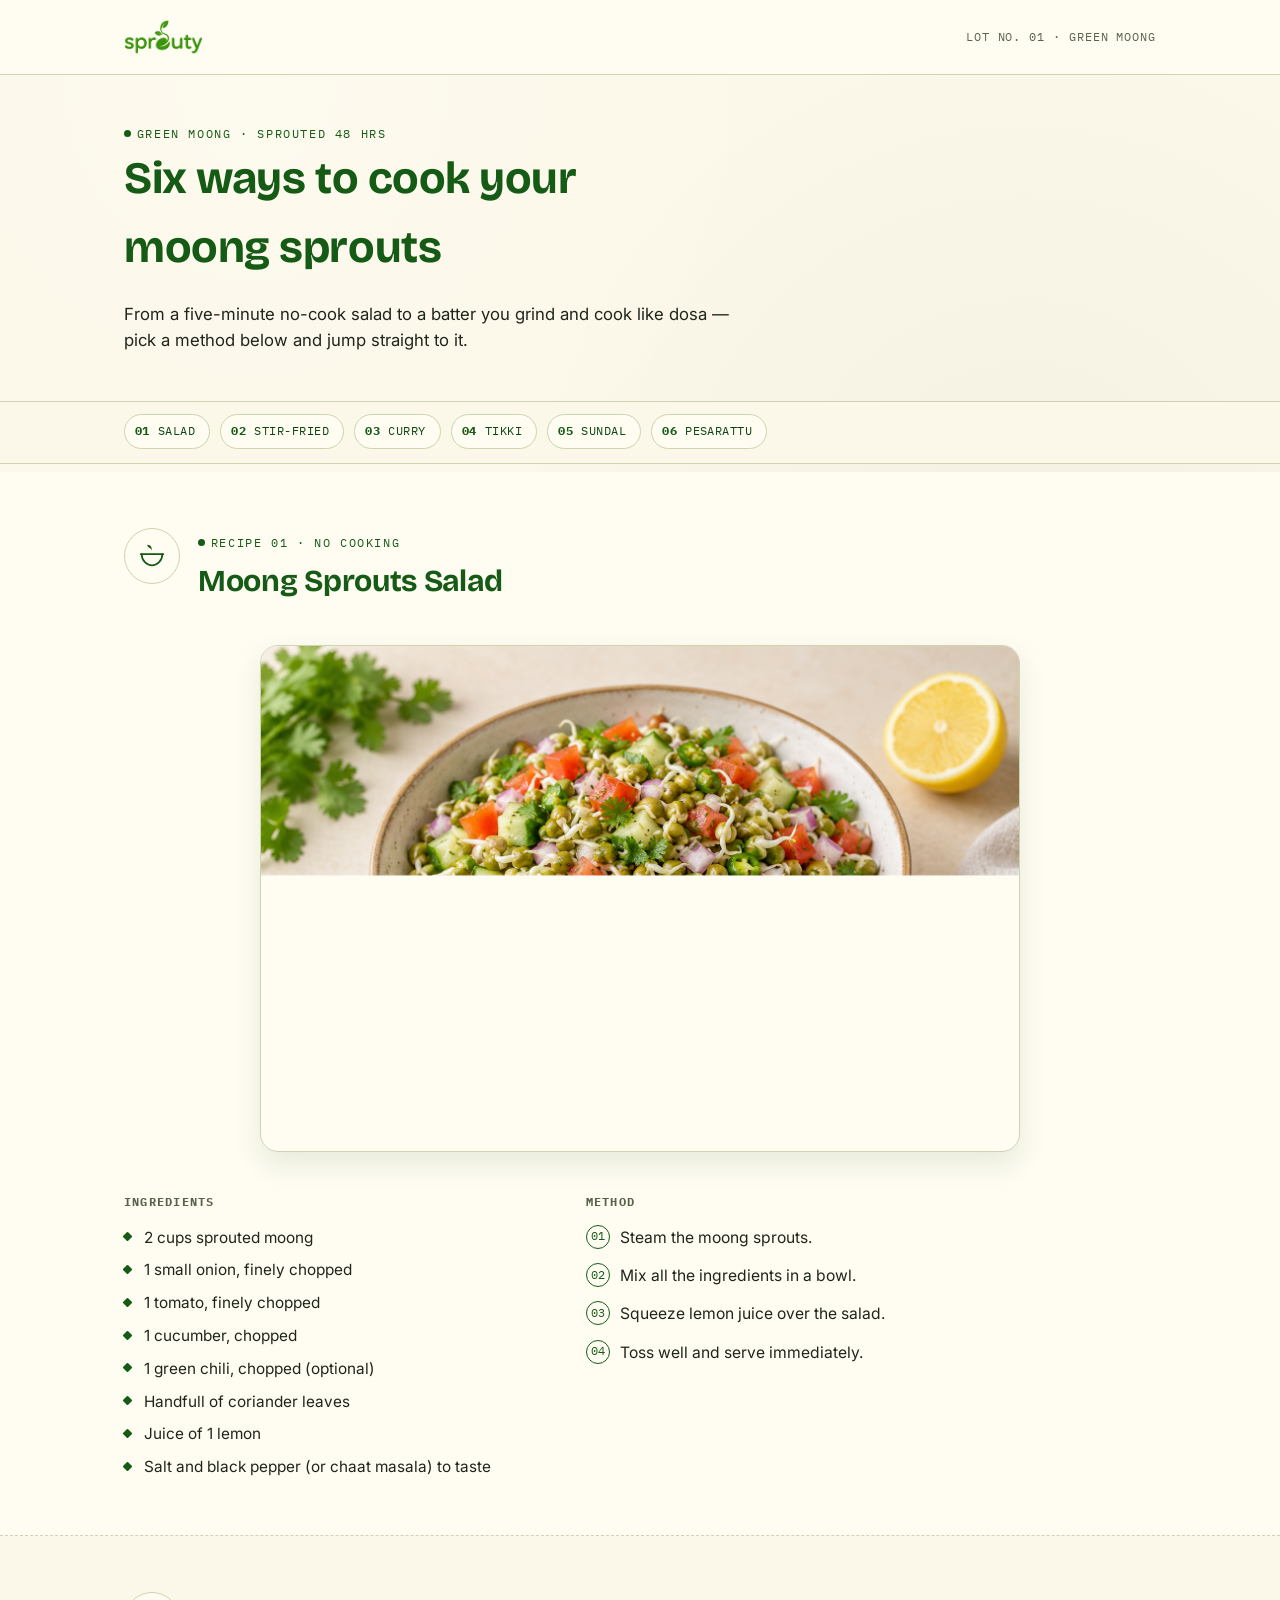
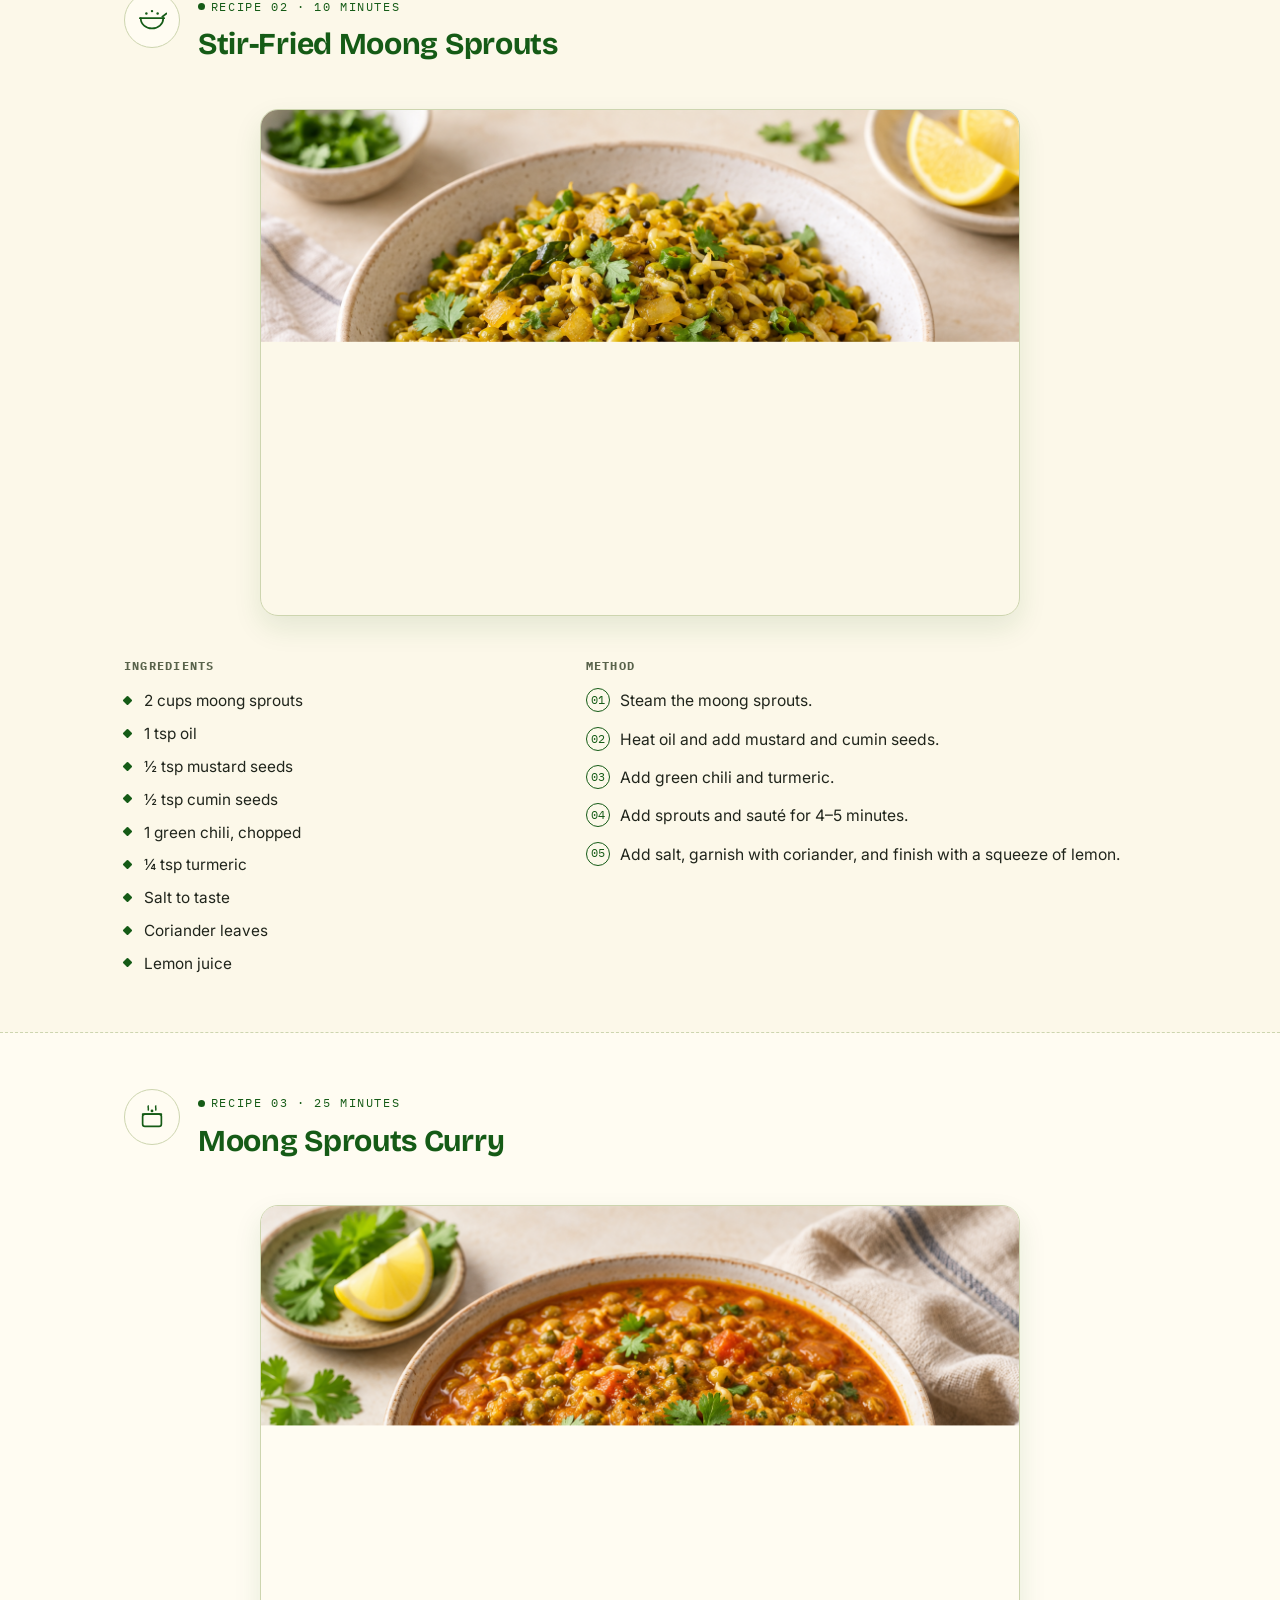
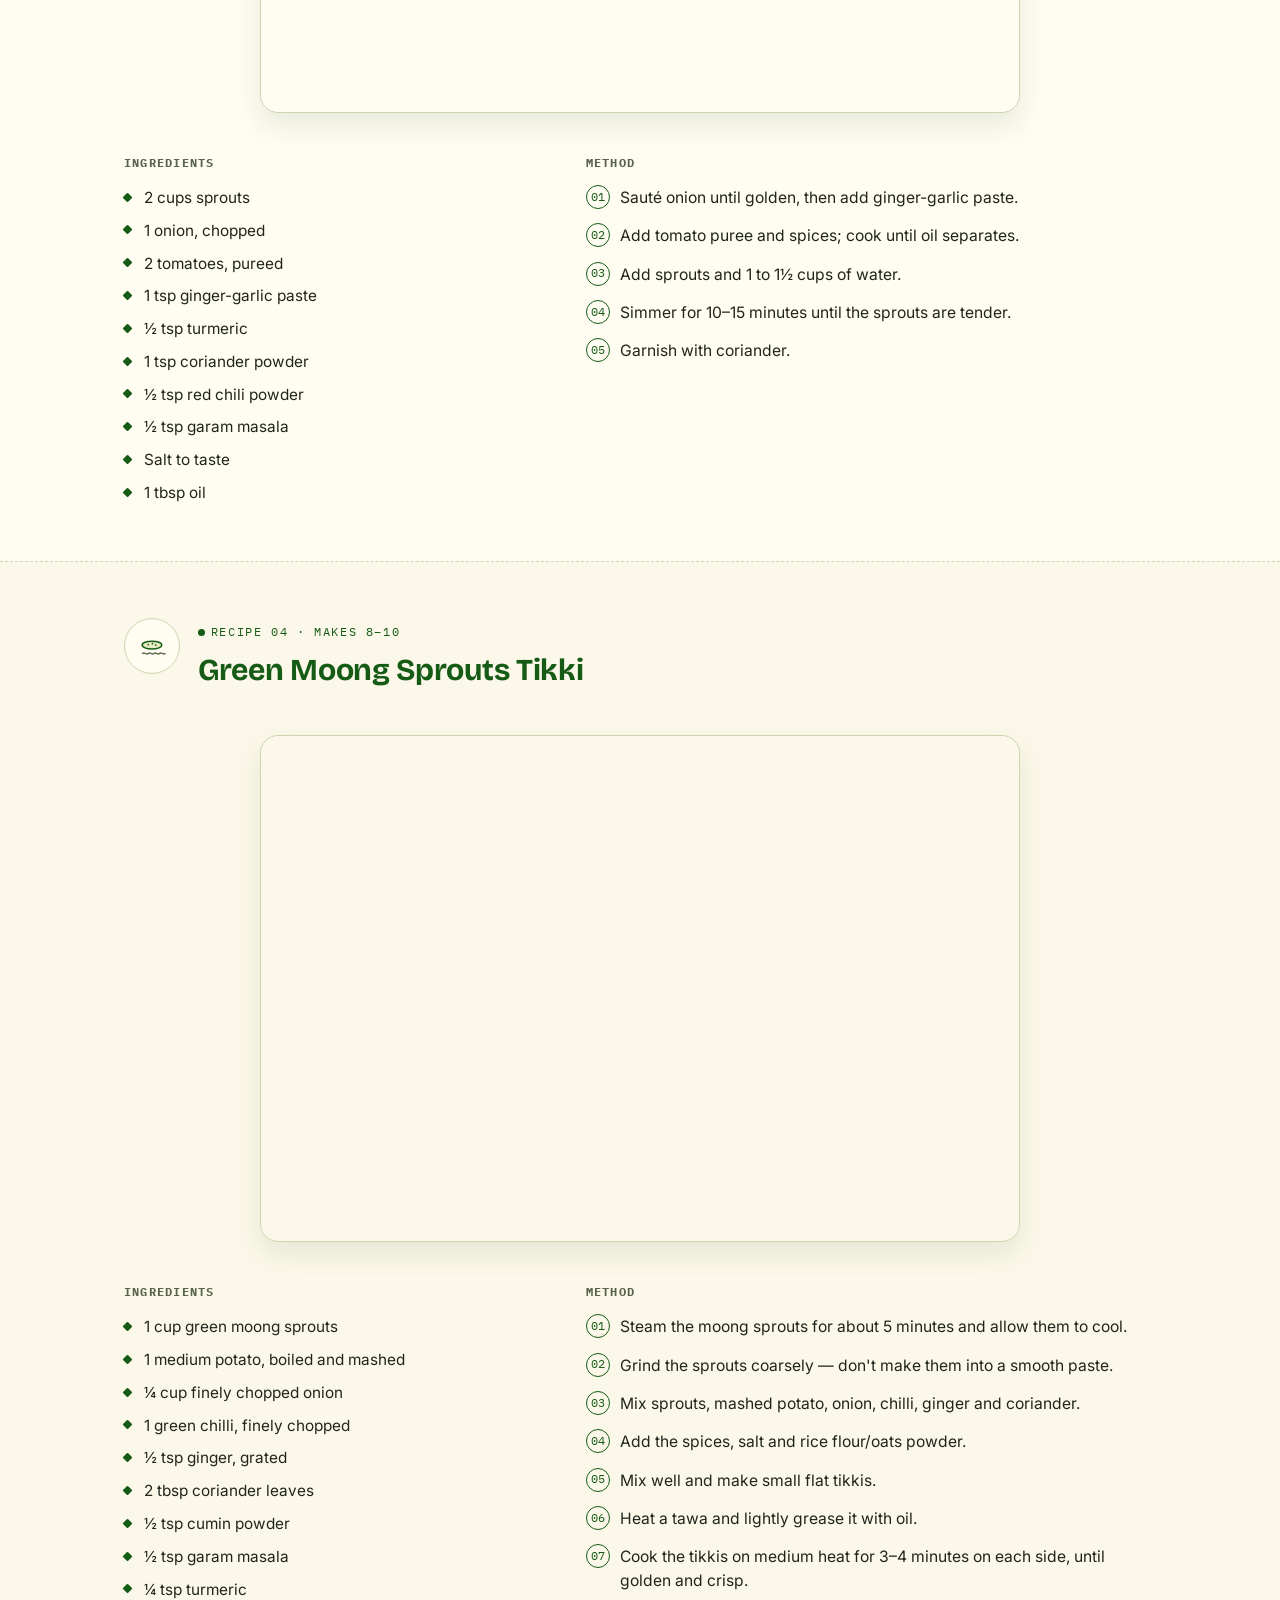
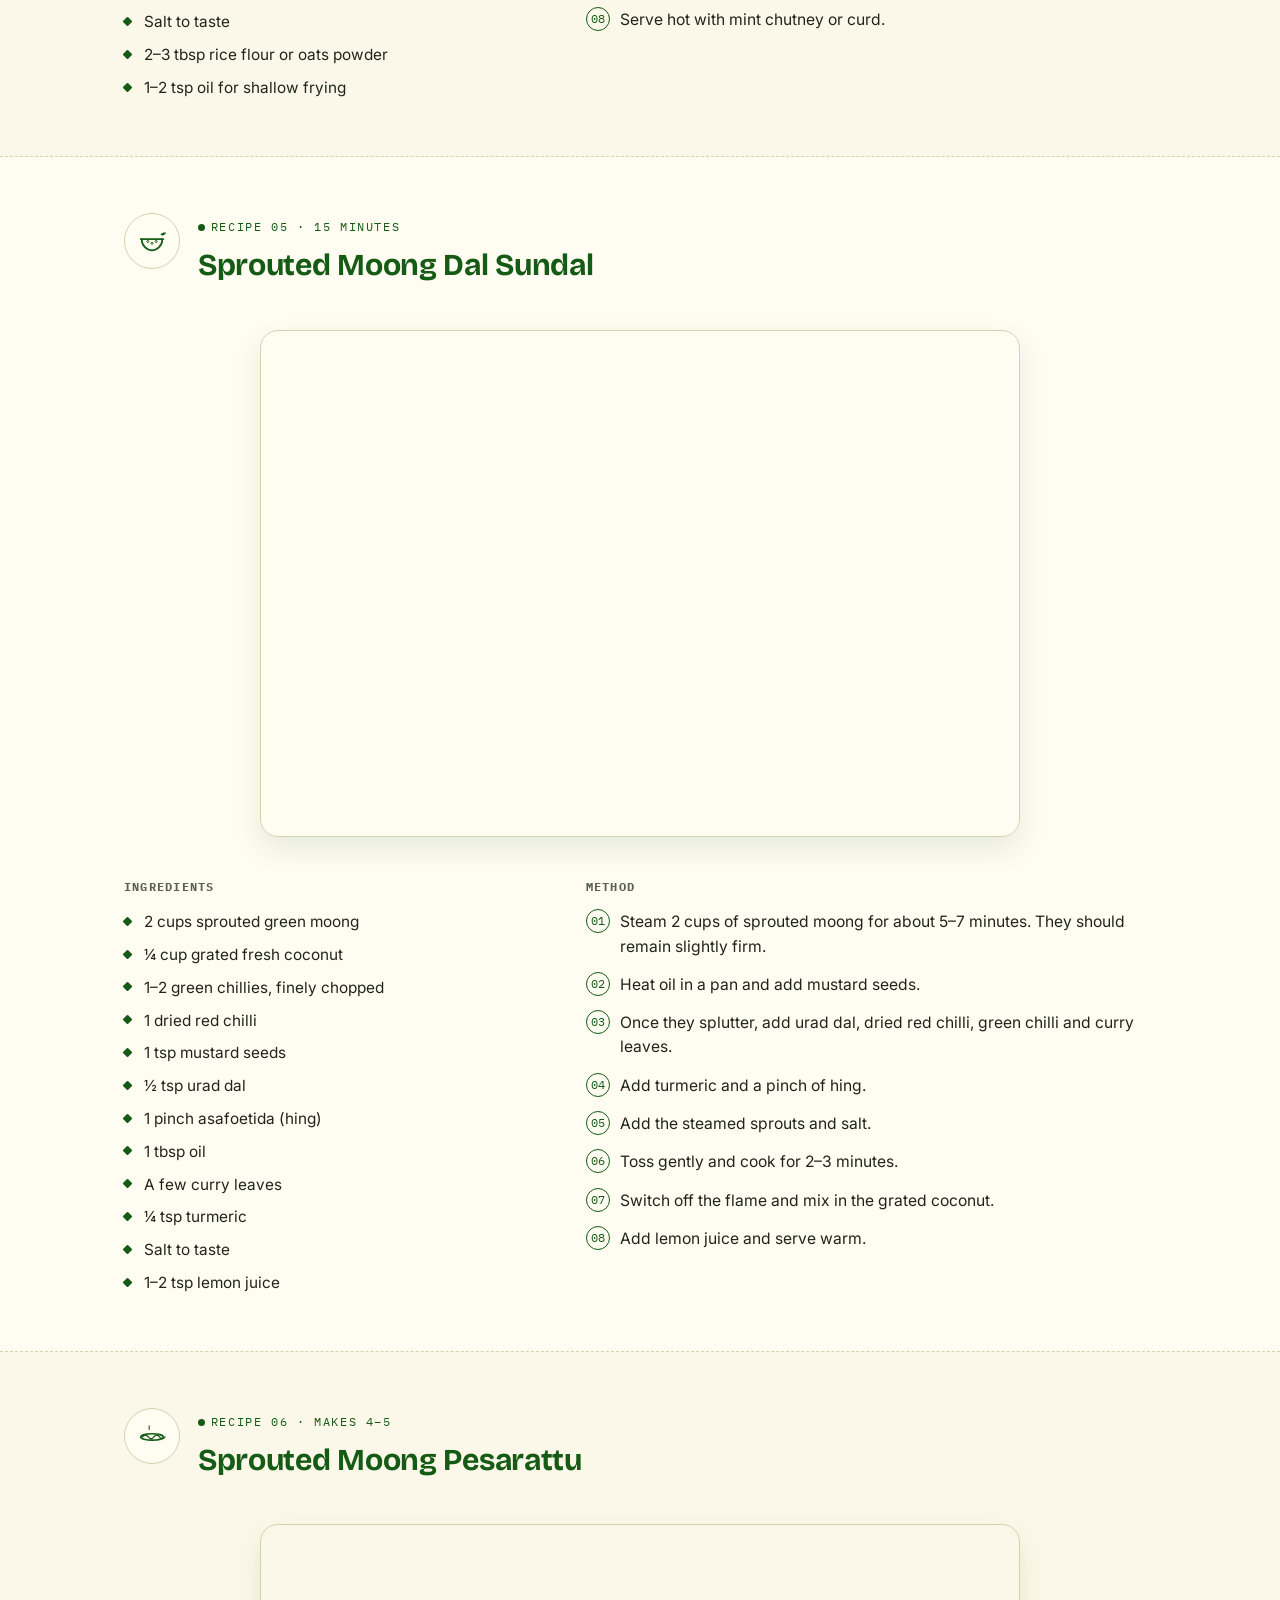
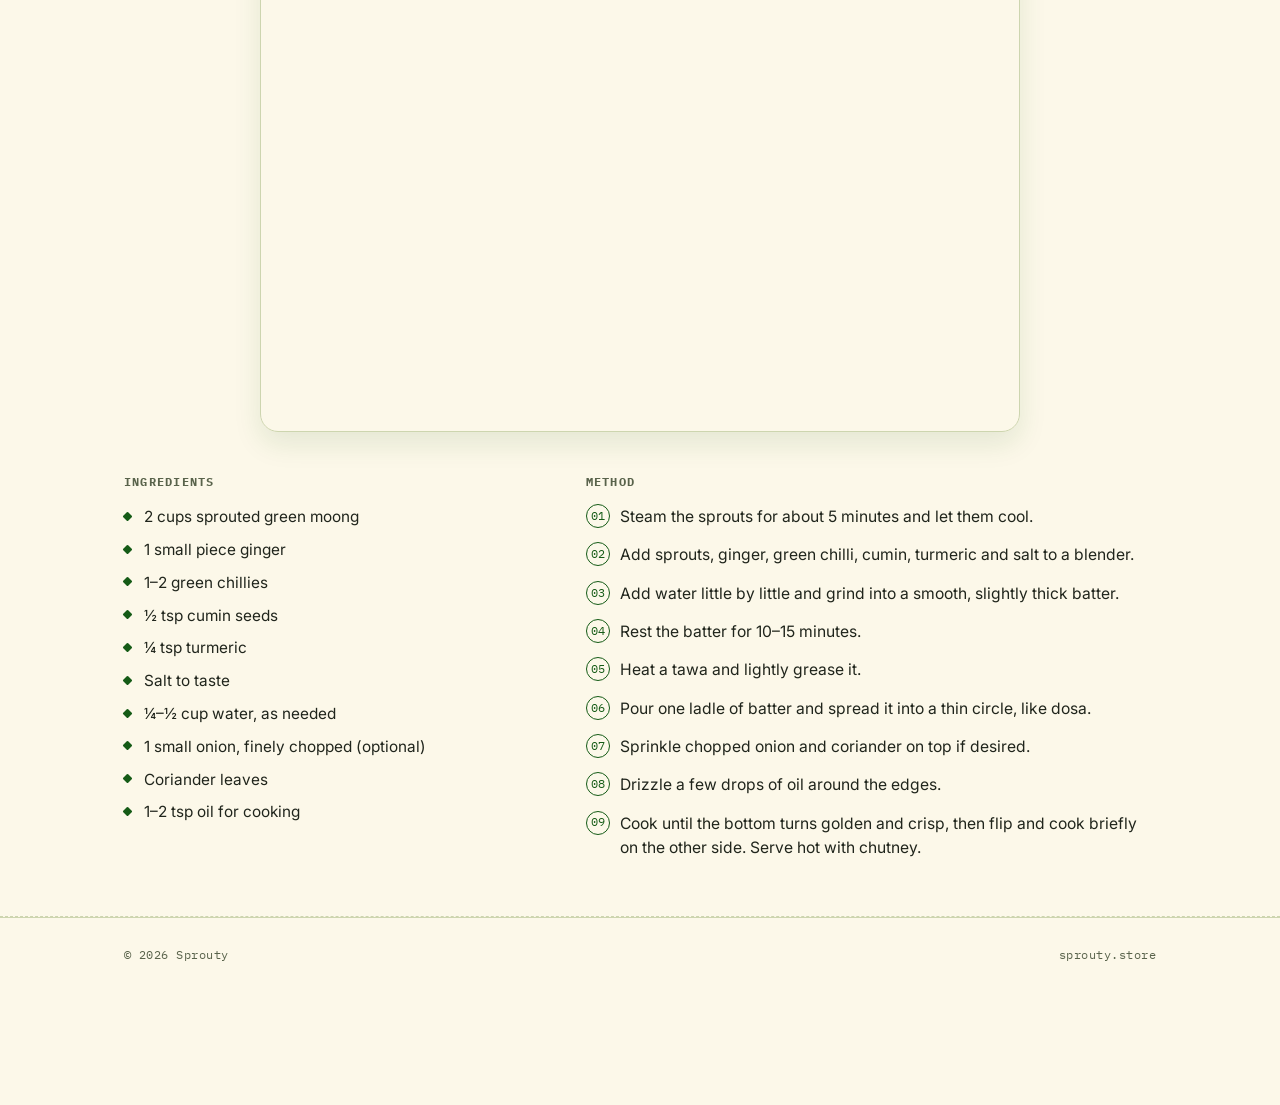
<file: moong.html>
<!doctype html>
<html lang="en">
<head>
<meta charset="utf-8">
<meta name="viewport" content="width=device-width, initial-scale=1">
<meta http-equiv="refresh" content="0; url=moong/">
<title>Green Moong Recipes | Sprouty</title>
</head>
<body>
<p><a href="moong/">View Green Moong Sprouts Recipes</a></p>
</body>
</html>
</file>
<file: css/style.css>
/* ============================================================
   Sprouty — design tokens
   Identity: seed-packet / kraft-paper packaging label.
   The QR code lives on a physical box, so the whole site borrows
   the visual language of that box: kraft paper, ink stamps,
   perforated tear-edges, stencil-numbered lots.
   ============================================================ */

:root {
  /* color */
  --kraft: #fcf8e9;        /* main page / hero background */
  --kraft-deep: #e8ecc6;   /* light-green sections */
  --paper-light: #fffcf2;  /* card / header / input bg */
  --ink: #20251c;          /* primary body text */
  --ink-soft: #59634b;     /* secondary / muted / placeholder text */
  --moss: #155b16;         /* primary green: headings, links, icons, logo */
  --moss-dark: #0d4612;    /* dark green: hover and focus states */
  --sprout: #155b16;       /* icon accent, aliased to primary green */
  --sprout-light: #e8ecc6; /* light green: badge/tag bg, input borders */
  --stamp: #155b16;        /* "coming soon" badge text/border */
  --line: #cdd5af;         /* card / input borders */
  --btn-primary-bg: #155b16;
  --btn-primary-text: #fffcf2;
  --btn-primary-hover-bg: #0d4612;

  /* type */
  --font-display: "Bricolage Grotesque", "Segoe UI", system-ui, sans-serif;
  --font-body: "Inter", "Segoe UI", system-ui, sans-serif;
  --font-mono: "IBM Plex Mono", "Courier New", monospace;

  --container: 1080px;
}

* {
  box-sizing: border-box;
}

html {
  scroll-behavior: smooth;
}

@media (prefers-reduced-motion: reduce) {
  html {
    scroll-behavior: auto;
  }
  * {
    animation-duration: 0.001ms !important;
    animation-iteration-count: 1 !important;
    transition-duration: 0.001ms !important;
  }
}

body {
  margin: 0;
  background: var(--kraft);
  color: var(--ink);
  font-family: var(--font-body);
  font-size: 16px;
  line-height: 1.55;
  -webkit-font-smoothing: antialiased;
}

/* subtle kraft-paper texture via layered gradients, no image assets */
body {
  background-image:
    radial-gradient(circle at 20% 10%, rgba(255, 255, 255, 0.25), transparent 40%),
    radial-gradient(circle at 80% 60%, rgba(0, 0, 0, 0.03), transparent 45%);
  background-attachment: fixed;
}

h1, h2, h3 {
  font-family: var(--font-display);
  color: var(--moss);
  margin: 0 0 0.4em;
  letter-spacing: -0.01em;
}

p {
  margin: 0 0 1em;
}

a {
  color: inherit;
}

.wrap {
  max-width: var(--container);
  margin: 0 auto;
  padding: 0 24px;
}

/* --- kicker / stamp labels --- */
.kicker {
  display: inline-flex;
  align-items: center;
  gap: 0.5em;
  font-family: var(--font-mono);
  font-size: 0.72rem;
  letter-spacing: 0.14em;
  text-transform: uppercase;
  color: var(--moss);
}

.kicker::before {
  content: "";
  width: 7px;
  height: 7px;
  border-radius: 50%;
  background: var(--sprout);
  flex-shrink: 0;
}

/* --- header --- */
.site-header {
  background: var(--paper-light);
  border-bottom: 1px solid var(--line);
}

.site-header .wrap {
  display: flex;
  align-items: center;
  justify-content: space-between;
  padding-top: 20px;
  padding-bottom: 20px;
  gap: 16px;
}

.brand {
  display: flex;
  align-items: center;
  gap: 10px;
  text-decoration: none;
  font-family: var(--font-display);
  font-weight: 700;
  font-size: 1.35rem;
  color: var(--moss);
}

.brand-logo {
  height: 34px;
  width: auto;
  flex-shrink: 0;
}

.header-tag {
  font-family: var(--font-mono);
  font-size: 0.72rem;
  letter-spacing: 0.08em;
  color: var(--ink-soft);
  text-transform: uppercase;
}

.back-link {
  display: inline-flex;
  align-items: center;
  gap: 6px;
  text-decoration: none;
  font-family: var(--font-mono);
  font-size: 0.8rem;
  letter-spacing: 0.06em;
  text-transform: uppercase;
  color: var(--moss);
  border-bottom: 1px solid transparent;
}

.back-link:hover,
.back-link:focus-visible {
  color: var(--moss-dark);
  border-color: var(--moss-dark);
}

/* --- focus visibility --- */
a:focus-visible,
button:focus-visible {
  outline: 2px solid var(--moss-dark);
  outline-offset: 3px;
}

/* --- hero --- */
.hero {
  padding: 72px 0 56px;
}

.hero .wrap {
  display: grid;
  grid-template-columns: 1.1fr 0.9fr;
  gap: 48px;
  align-items: center;
}

.hero h1 {
  font-size: clamp(2.2rem, 4.5vw, 3.4rem);
  line-height: 1.06;
  max-width: 12ch;
}

.hero p.lede {
  font-size: 1.08rem;
  color: var(--ink);
  max-width: 46ch;
  margin-top: 18px;
}

.hero-art {
  display: flex;
  justify-content: center;
}

.hero-art svg {
  width: min(100%, 320px);
  height: auto;
}

/* growth wobble on the hero mark, off by default reduced-motion */
.hero-art .shoot {
  transform-origin: bottom center;
  animation: sway 6s ease-in-out infinite;
}

@keyframes sway {
  0%, 100% { transform: rotate(-1.5deg); }
  50% { transform: rotate(1.5deg); }
}

/* --- section label row --- */
.section-head {
  display: flex;
  align-items: baseline;
  justify-content: space-between;
  gap: 16px;
  margin-bottom: 28px;
  flex-wrap: wrap;
}

.section-head h2 {
  font-size: clamp(1.5rem, 3vw, 2rem);
}

/* --- product grid --- */
.products {
  padding: 8px 0 80px;
}

.grid {
  display: grid;
  grid-template-columns: repeat(2, 1fr);
  gap: 20px;
}

.card {
  position: relative;
  background: var(--paper-light);
  border-radius: 4px;
  padding: 28px 24px 24px;
  text-decoration: none;
  color: var(--ink);
  display: flex;
  flex-direction: column;
  gap: 10px;
  min-height: 220px;
  transition: transform 0.18s ease, box-shadow 0.18s ease, border-color 0.18s ease;
  border: 1px solid var(--line);
}

/* perforated tear-edge along the bottom of every card, the site's
   recurring signature motif borrowed from a seed-packet flap */
.card::after {
  content: "";
  position: absolute;
  left: 0;
  right: 0;
  bottom: -1px;
  height: 10px;
  background-image: radial-gradient(circle, var(--kraft) 2.6px, transparent 2.7px);
  background-size: 16px 16px;
  background-position: 8px center;
}

a.card:hover,
a.card:focus-visible {
  transform: translateY(-3px);
  border-color: var(--moss-dark);
  box-shadow: 0 10px 24px rgba(21, 91, 22, 0.14);
}

a.card:hover .card-cta,
a.card:focus-visible .card-cta {
  color: var(--moss-dark);
}

.card-eyebrow {
  font-family: var(--font-mono);
  font-size: 0.7rem;
  letter-spacing: 0.1em;
  text-transform: uppercase;
  color: var(--ink-soft);
}

.card h3 {
  font-size: 1.5rem;
  margin-bottom: 2px;
}

.card p {
  color: var(--ink);
  font-size: 0.94rem;
  margin-bottom: 0;
}

.card-cta {
  margin-top: auto;
  font-family: var(--font-mono);
  font-size: 0.78rem;
  letter-spacing: 0.06em;
  text-transform: uppercase;
  color: var(--moss);
  padding-top: 12px;
}

.card.is-soon {
  color: var(--ink-soft);
  cursor: default;
  opacity: 0.9;
}

.card.is-soon .card-cta {
  color: var(--ink-soft);
}

.stamp {
  position: absolute;
  top: 18px;
  right: 18px;
  background: var(--sprout-light);
  border: 1.5px solid var(--stamp);
  color: var(--stamp);
  font-family: var(--font-mono);
  font-size: 0.62rem;
  letter-spacing: 0.08em;
  text-transform: uppercase;
  padding: 3px 8px;
  border-radius: 3px;
  transform: rotate(6deg);
}

/* --- footer --- */
.site-footer {
  border-top: 1px solid var(--line);
  padding: 28px 0;
}

.site-footer .wrap {
  display: flex;
  justify-content: space-between;
  align-items: center;
  flex-wrap: wrap;
  gap: 10px;
  font-family: var(--font-mono);
  font-size: 0.76rem;
  letter-spacing: 0.04em;
  color: var(--ink-soft);
}

/* ============================================================
   Moong recipe page
   ============================================================ */

.page-intro {
  padding: 44px 0 8px;
}

.page-intro h1 {
  font-size: clamp(2rem, 4vw, 2.8rem);
  max-width: 16ch;
}

.page-intro p.lede {
  color: var(--ink);
  max-width: 56ch;
  font-size: 1.05rem;
}

/* quick-jump strip */
.jumpnav {
  position: sticky;
  top: 0;
  z-index: 5;
  background: var(--kraft);
  border-top: 1px solid var(--line);
  border-bottom: 1px solid var(--line);
  padding: 12px 0;
  margin: 24px 0 8px;
}

.jumpnav .wrap {
  display: flex;
  gap: 10px;
  overflow-x: auto;
  scrollbar-width: thin;
  padding-bottom: 2px;
}

.jumpnav a {
  flex-shrink: 0;
  display: inline-flex;
  align-items: center;
  gap: 8px;
  font-family: var(--font-mono);
  font-size: 0.76rem;
  letter-spacing: 0.04em;
  text-transform: uppercase;
  text-decoration: none;
  color: var(--moss-dark);
  background: var(--paper-light);
  border: 1px solid var(--line);
  border-radius: 999px;
  padding: 7px 14px 7px 10px;
  scroll-snap-align: start;
}

.jumpnav a:hover,
.jumpnav a:focus-visible {
  color: var(--moss);
  background: var(--sprout-light);
  border-color: var(--moss);
}

.jumpnav .num {
  font-weight: 700;
  color: var(--sprout);
}

/* recipe sections */
.recipe {
  padding: 56px 0;
  border-bottom: 1px dashed var(--line);
  scroll-margin-top: 64px;
}

.recipe:nth-of-type(odd) {
  background: var(--paper-light);
}

.recipe:nth-of-type(even) {
  background: var(--kraft);
}

.recipe-head {
  display: flex;
  align-items: flex-start;
  gap: 18px;
  margin-bottom: 28px;
}

.recipe-icon {
  width: 56px;
  height: 56px;
  flex-shrink: 0;
  border-radius: 50%;
  background: var(--paper-light);
  border: 1px solid var(--line);
  display: flex;
  align-items: center;
  justify-content: center;
}

.recipe-icon svg {
  width: 30px;
  height: 30px;
}

.recipe-head .kicker {
  margin-bottom: 6px;
}

.recipe-head h2 {
  font-size: clamp(1.4rem, 3vw, 1.9rem);
}

.recipe-image {
  display: block;
  width: min(100%, 760px);
  margin: 0 auto clamp(28px, 4vw, 40px);
  border: 1px solid var(--line);
  border-radius: 18px;
  overflow: hidden;
  box-shadow: 0 12px 28px rgba(21, 91, 22, 0.1);
}

.recipe-image img {
  display: block;
  width: 100%;
  aspect-ratio: 3 / 2;
  object-fit: cover;
  height: auto;
}

.recipe-body {
  display: grid;
  grid-template-columns: 0.85fr 1.15fr;
  gap: 40px;
}

.recipe-body h3 {
  font-family: var(--font-mono);
  font-size: 0.78rem;
  letter-spacing: 0.1em;
  text-transform: uppercase;
  color: var(--ink-soft);
  margin-bottom: 14px;
}

.ingredients ul {
  list-style: none;
  margin: 0;
  padding: 0;
  display: flex;
  flex-direction: column;
  gap: 9px;
}

.ingredients li {
  position: relative;
  padding-left: 20px;
  font-size: 0.96rem;
}

.ingredients li::before {
  content: "";
  position: absolute;
  left: 0;
  top: 0.5em;
  width: 7px;
  height: 7px;
  background: var(--sprout);
  border-radius: 1px;
  transform: rotate(45deg);
}

.method ol {
  margin: 0;
  padding: 0;
  list-style: none;
  counter-reset: step;
  display: flex;
  flex-direction: column;
  gap: 14px;
}

.method ol + h3 {
  margin-top: 28px;
}

.ingredients h4 {
  margin: 22px 0 12px;
  color: var(--ink-soft);
  font-size: 0.9rem;
}

.method li {
  counter-increment: step;
  position: relative;
  padding-left: 34px;
  font-size: 0.98rem;
}

.method li::before {
  content: counter(step, decimal-leading-zero);
  position: absolute;
  left: 0;
  top: -1px;
  font-family: var(--font-mono);
  font-size: 0.74rem;
  color: var(--moss);
  border: 1px solid var(--moss);
  border-radius: 50%;
  width: 22px;
  height: 22px;
  display: flex;
  align-items: center;
  justify-content: center;
}

/* ============================================================
   Responsive
   ============================================================ */

@media (max-width: 780px) {
  .hero .wrap {
    grid-template-columns: 1fr;
    gap: 28px;
  }

  .hero-art {
    order: -1;
  }

  .hero-art svg {
    width: 200px;
  }

  .grid {
    grid-template-columns: 1fr;
  }

  .recipe-body {
    grid-template-columns: 1fr;
    gap: 24px;
  }

  .jumpnav .wrap {
    overflow-x: visible;
    flex-wrap: wrap;
  }
}

@media (max-width: 480px) {
  .site-header .wrap {
    padding-top: 16px;
    padding-bottom: 16px;
  }

  .hero {
    padding: 44px 0 36px;
  }

  .recipe {
    padding: 40px 0;
  }

  .recipe-image {
    width: 100%;
    border-radius: 14px;
  }
}
</file>
